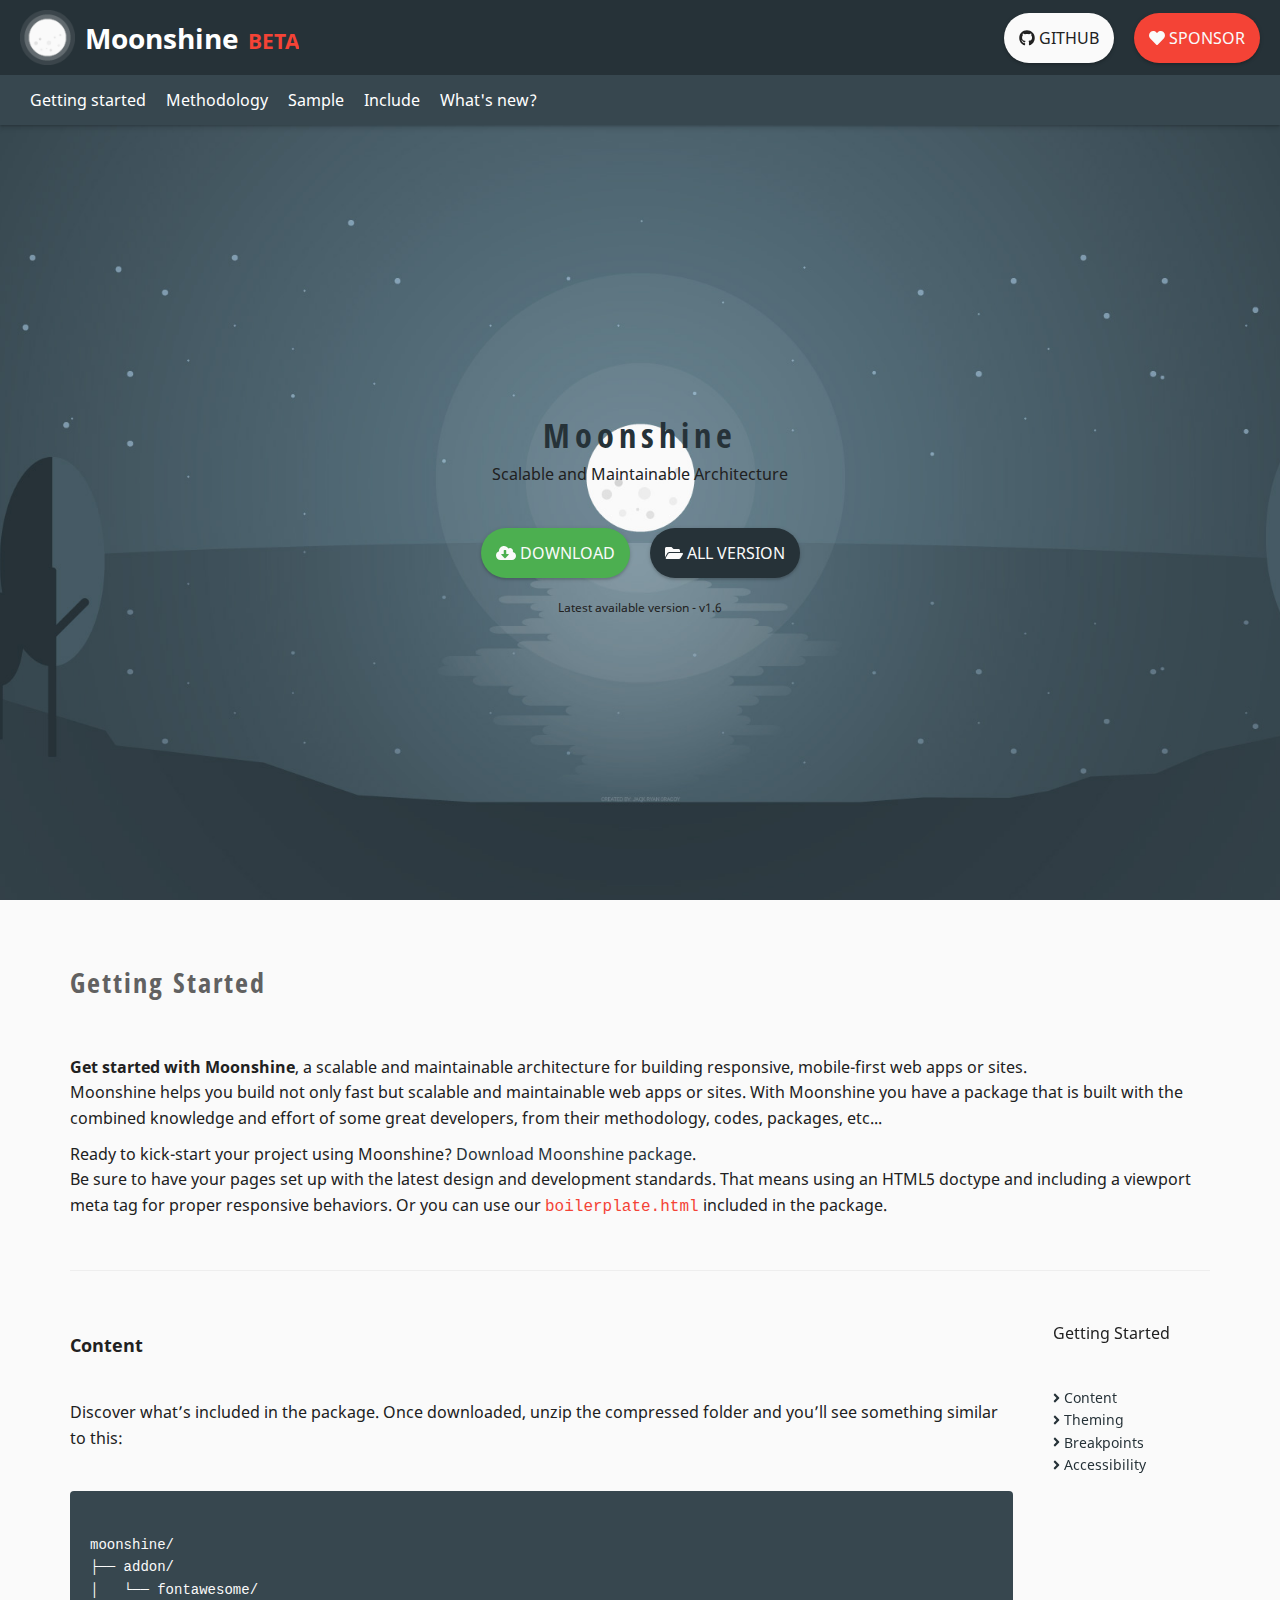
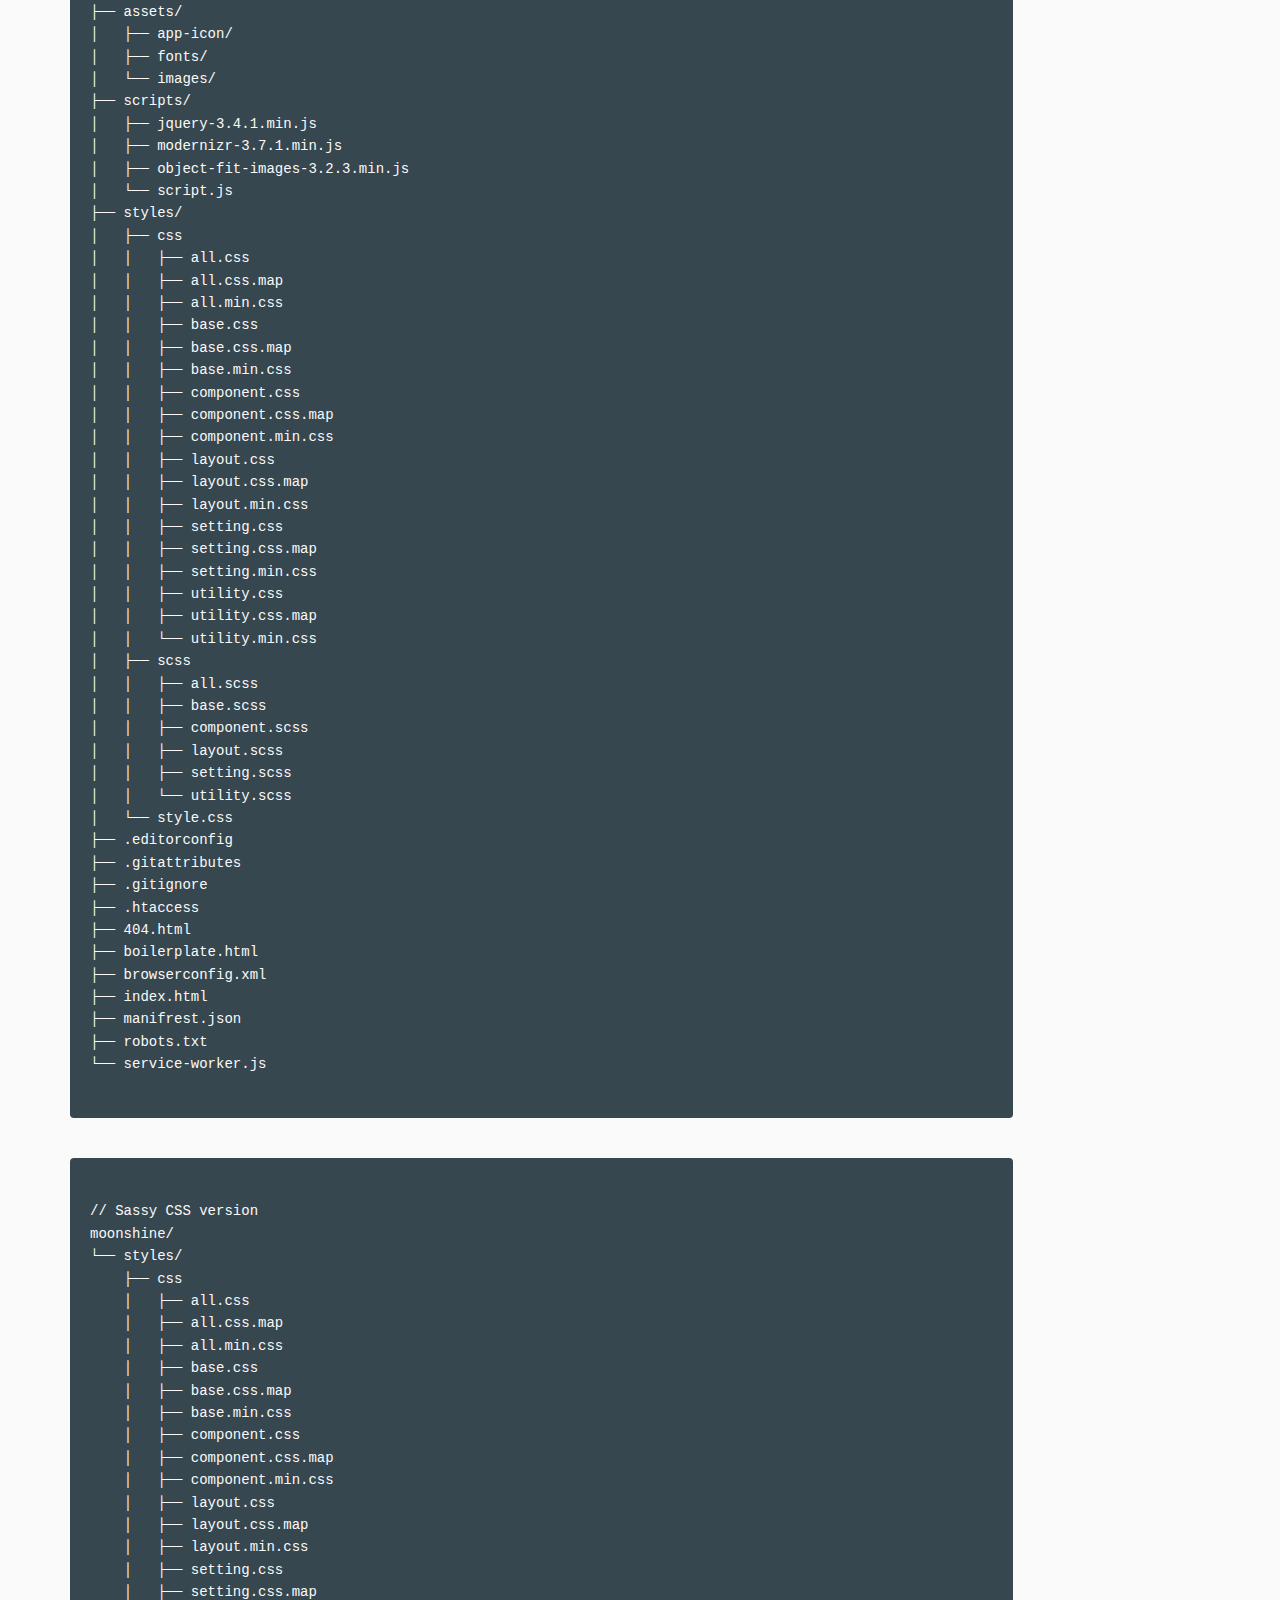
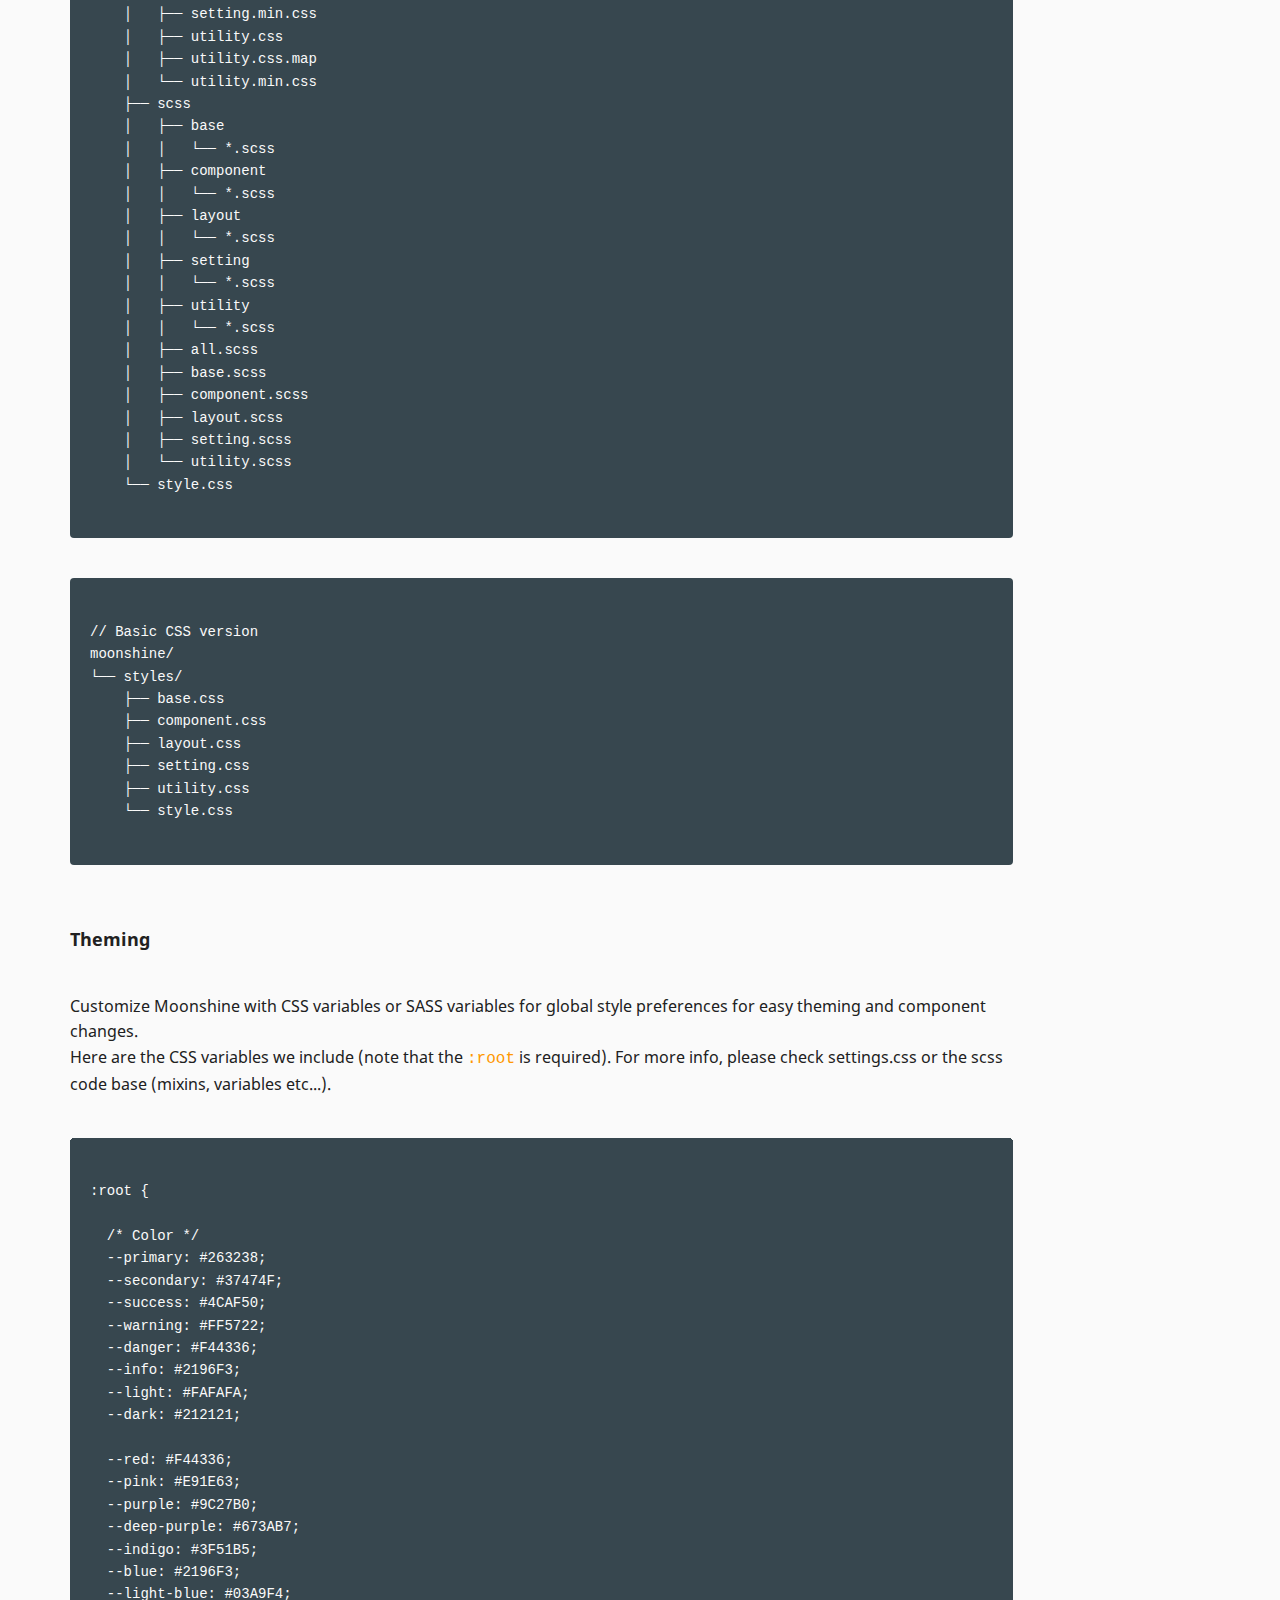
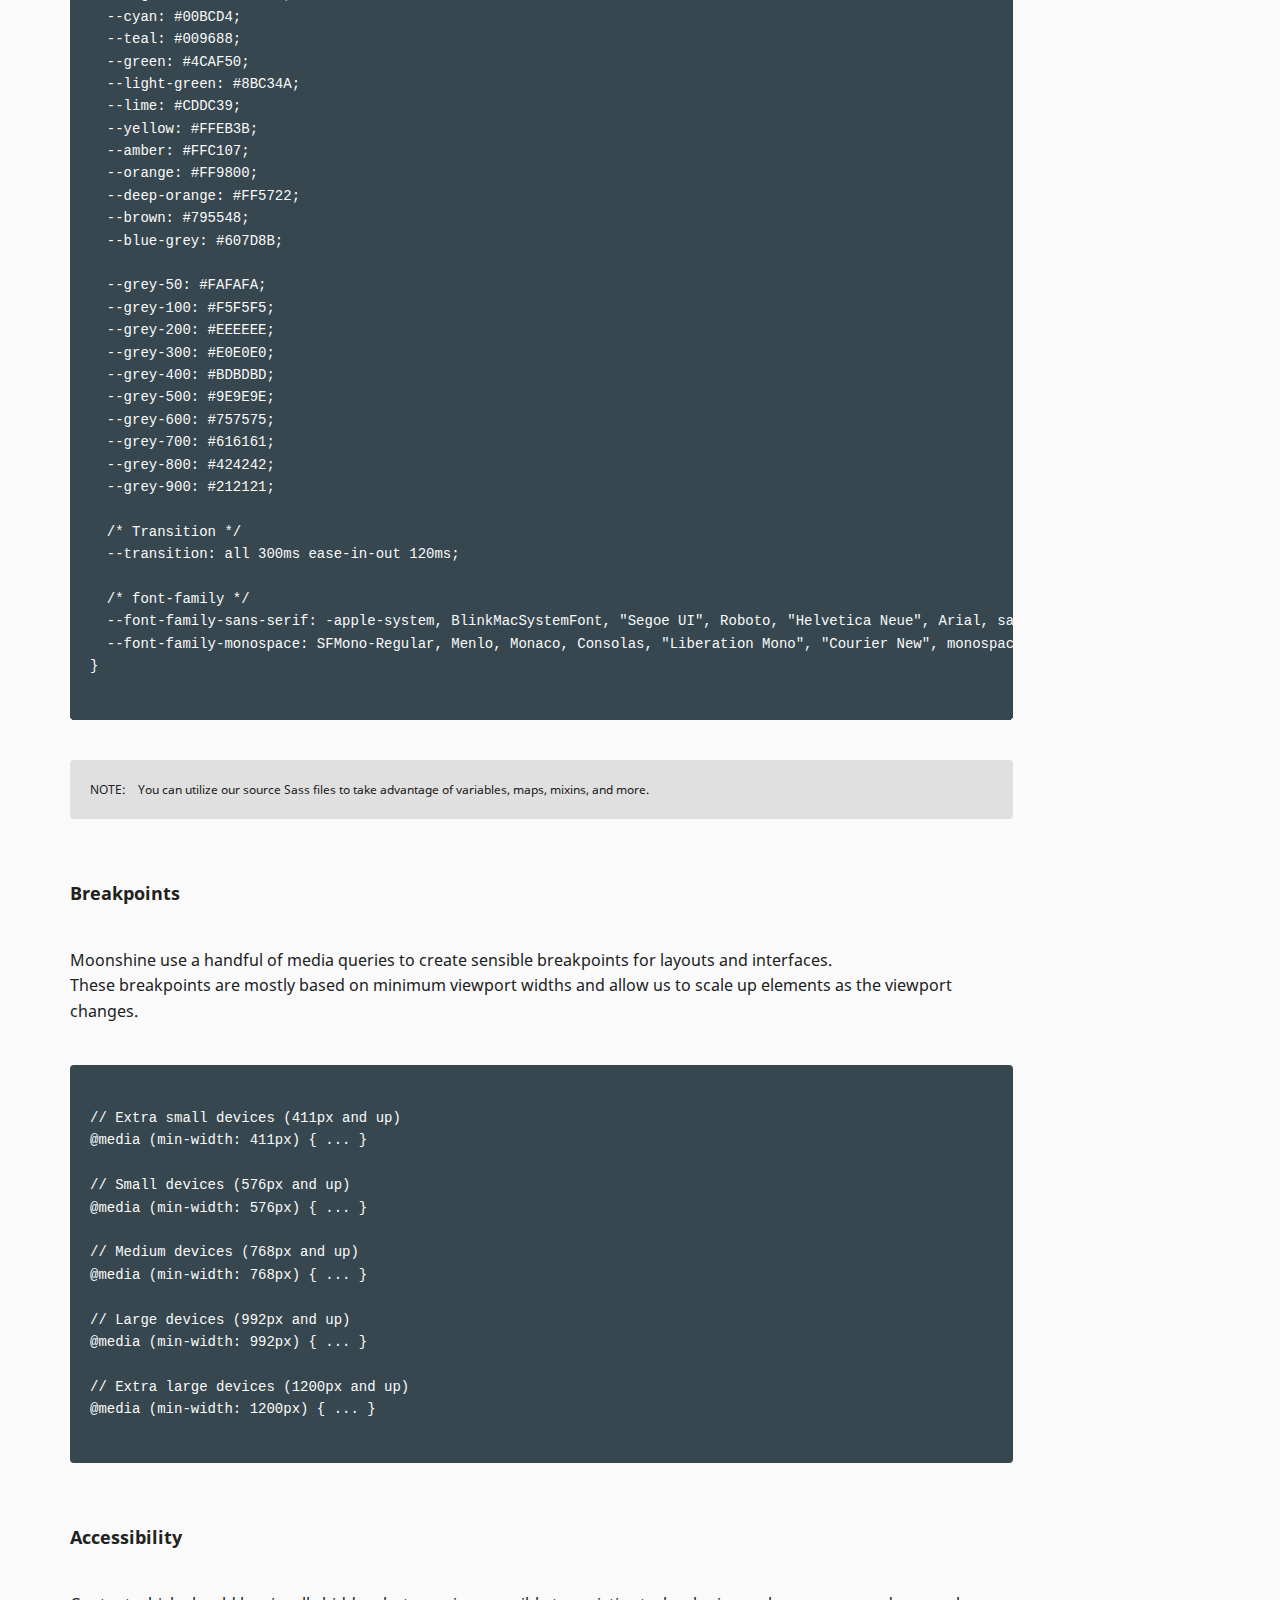
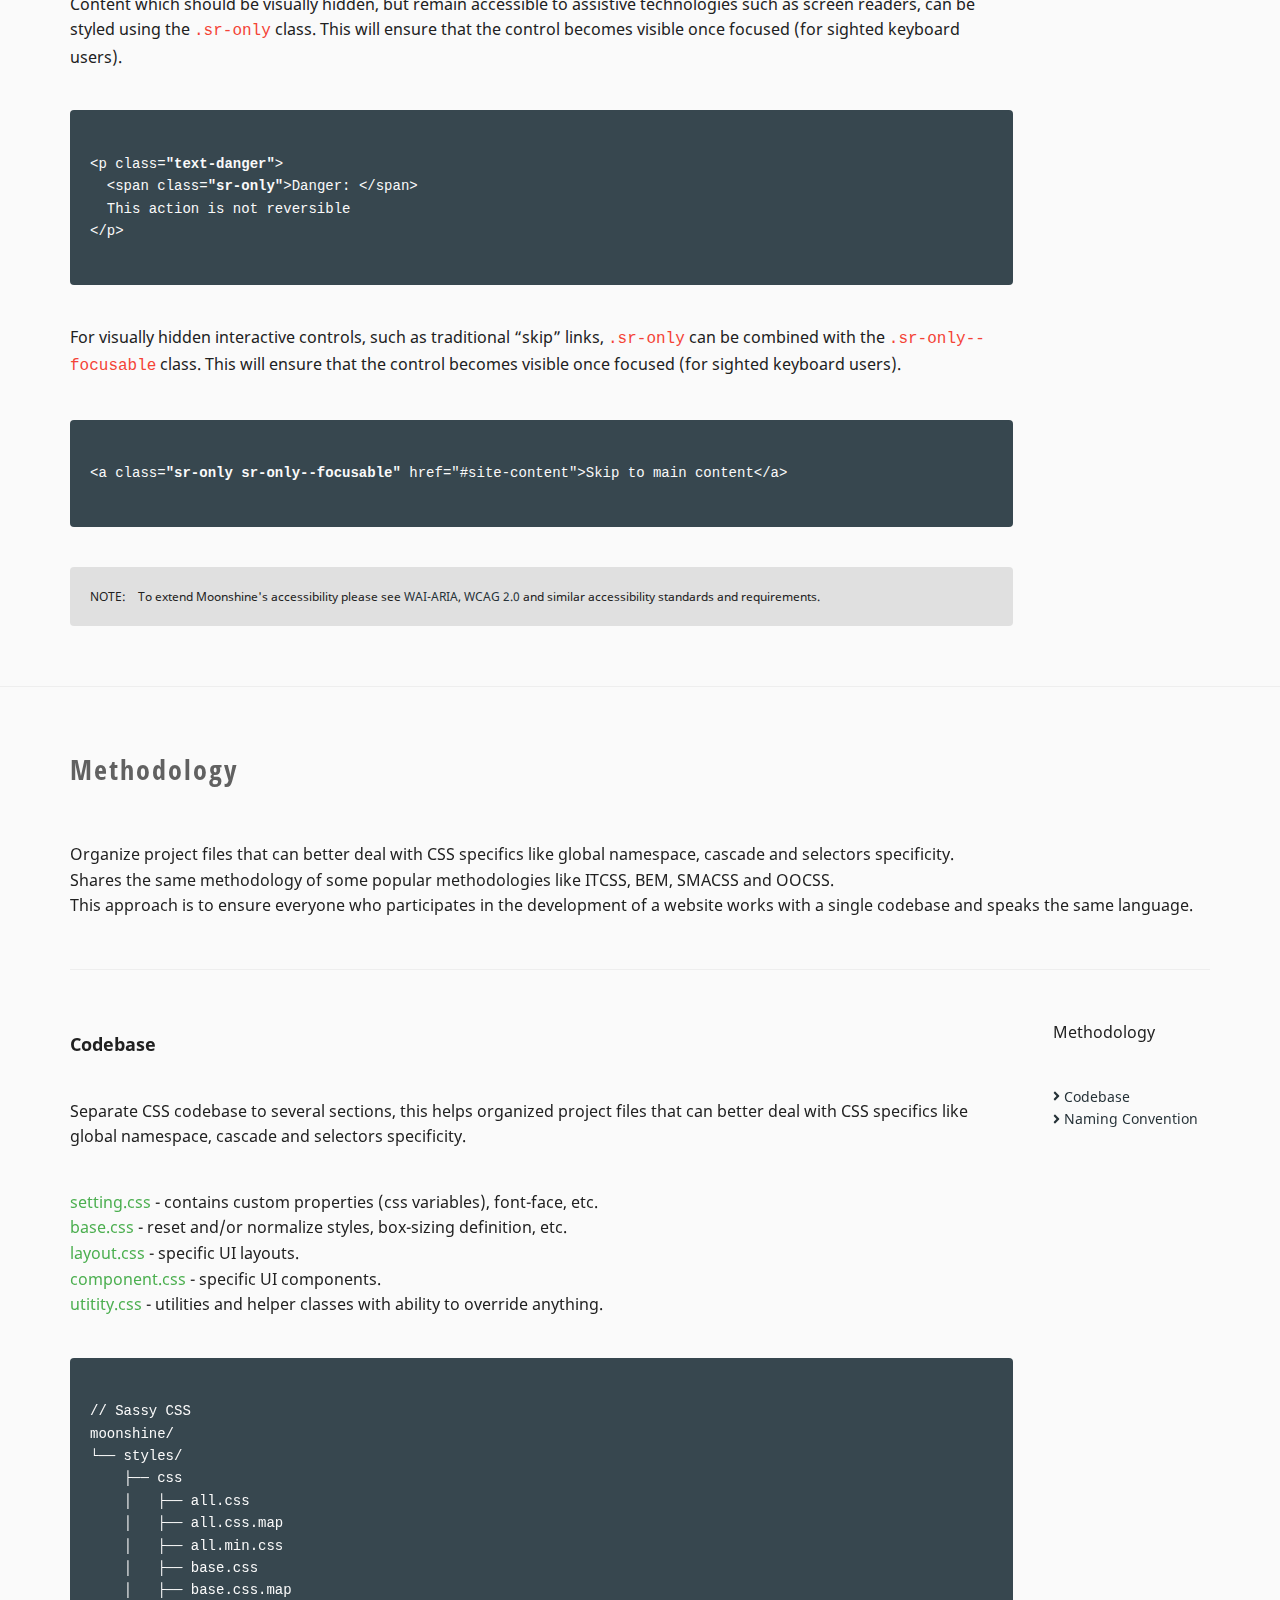
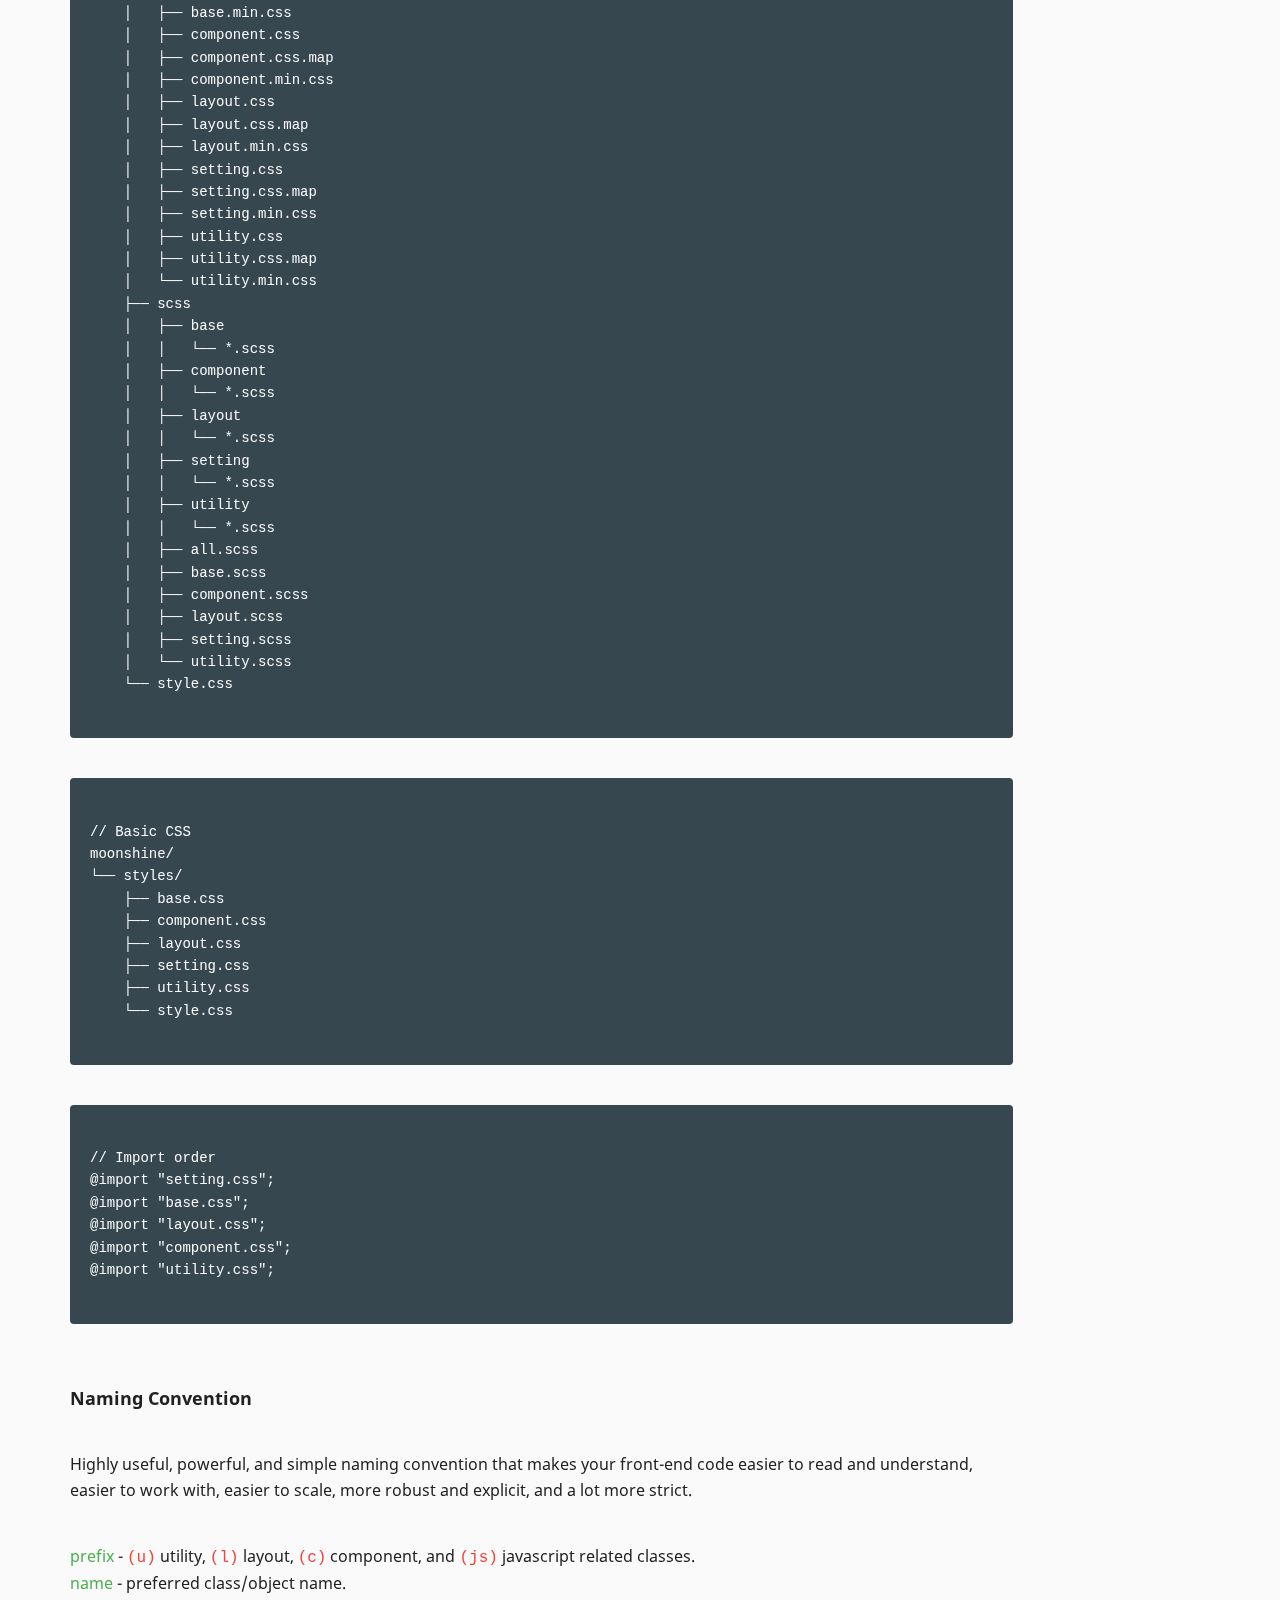
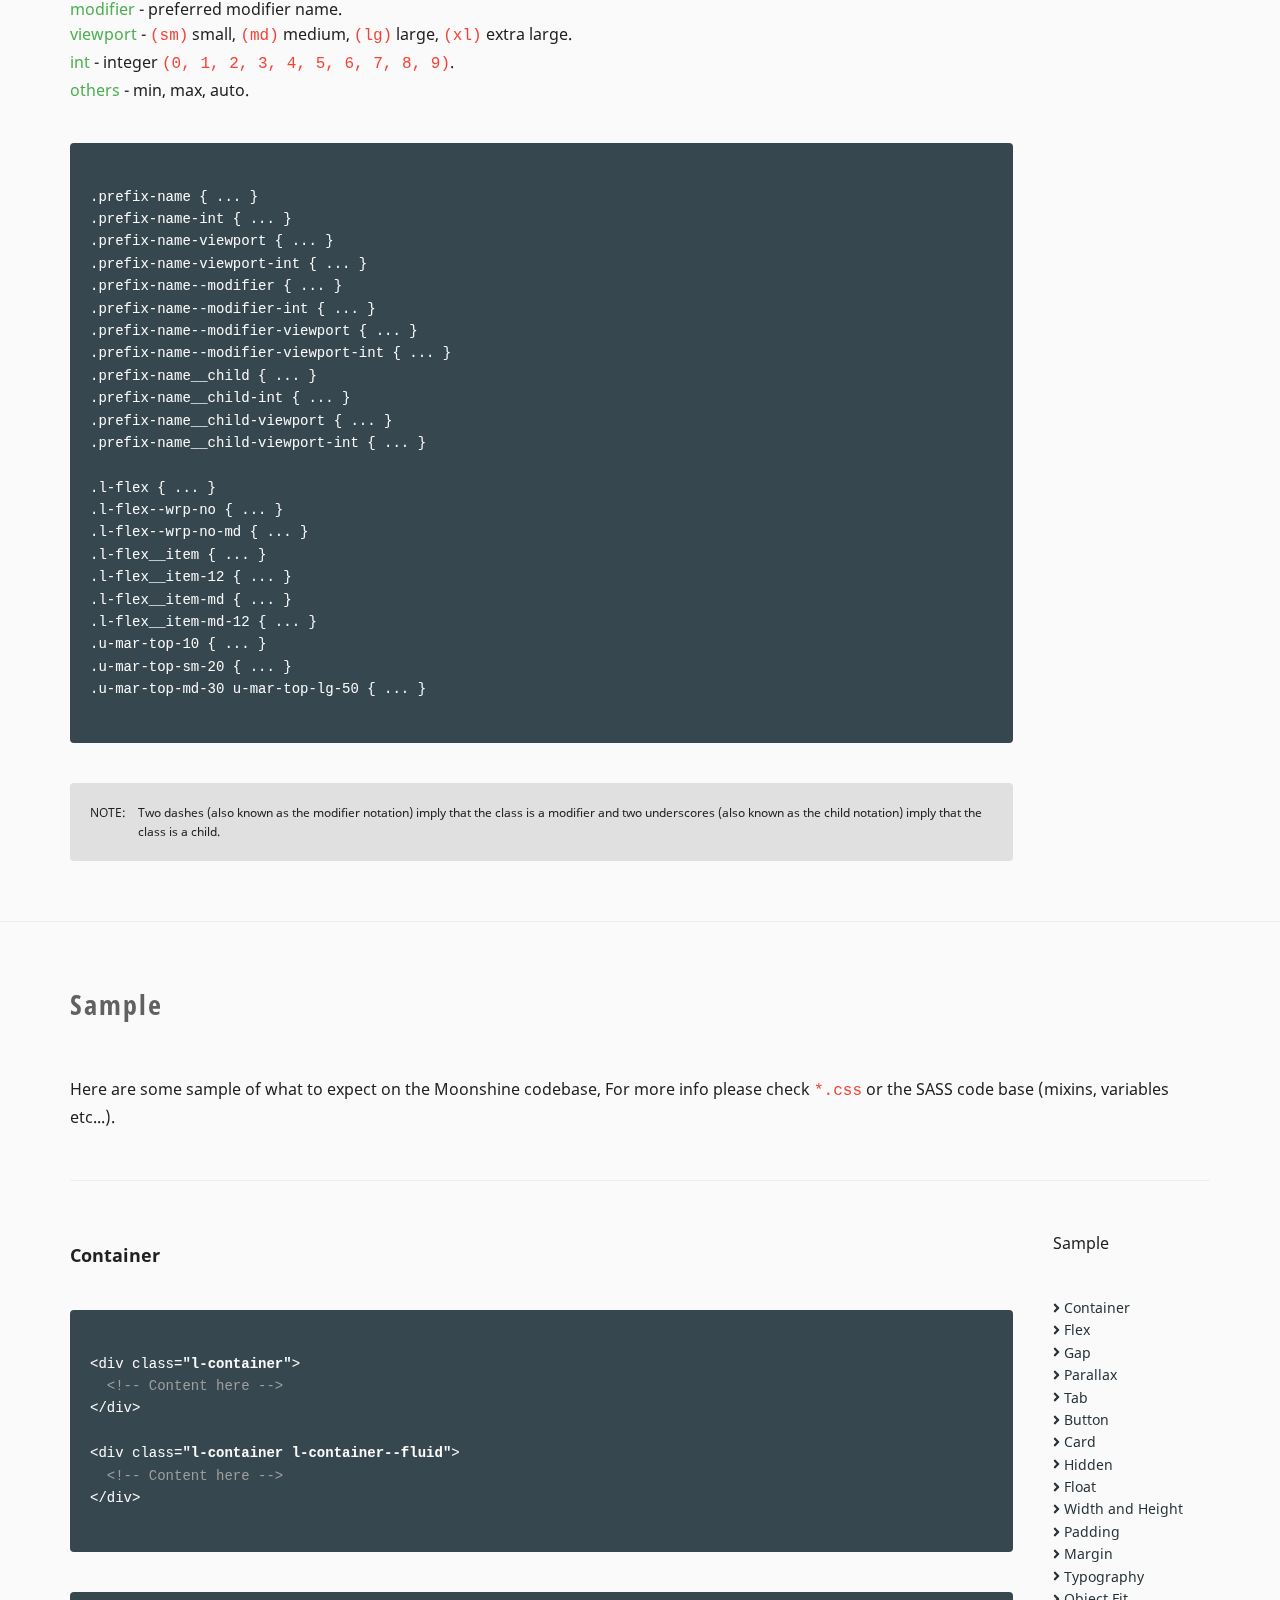
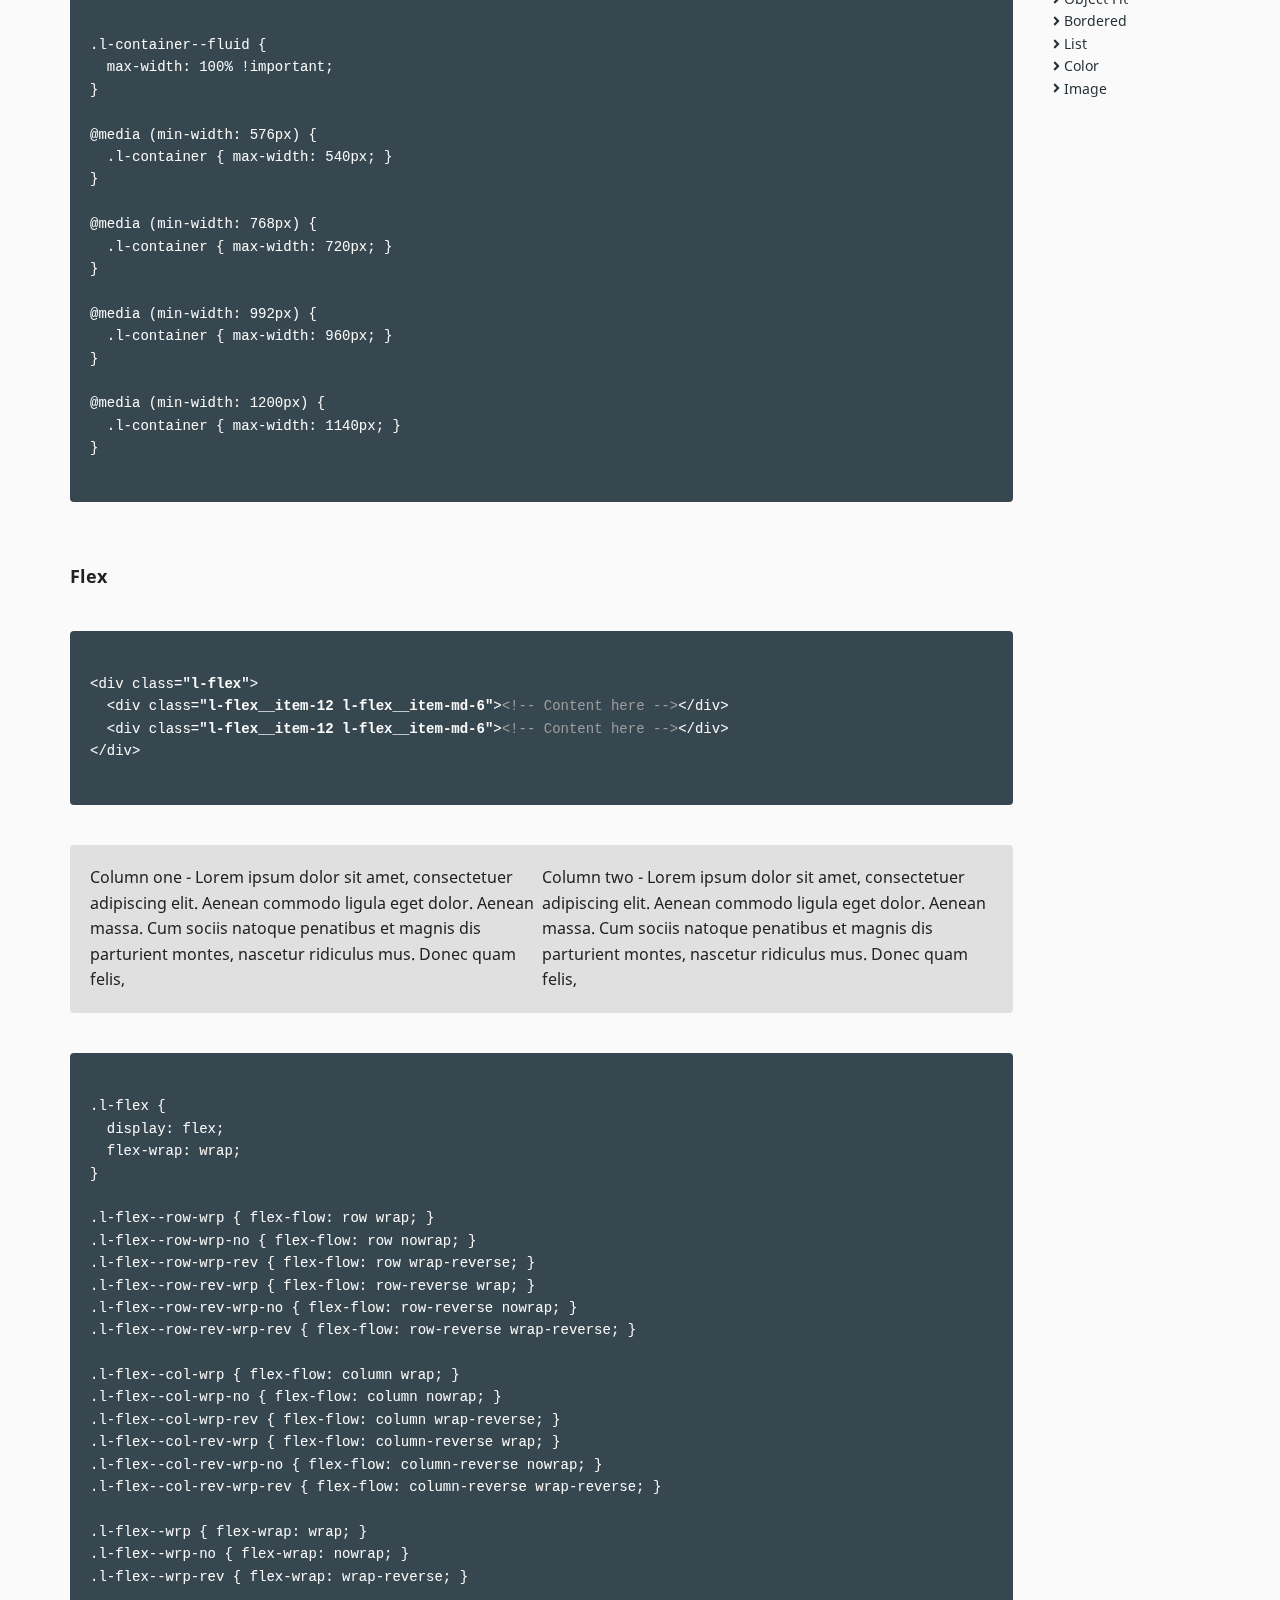
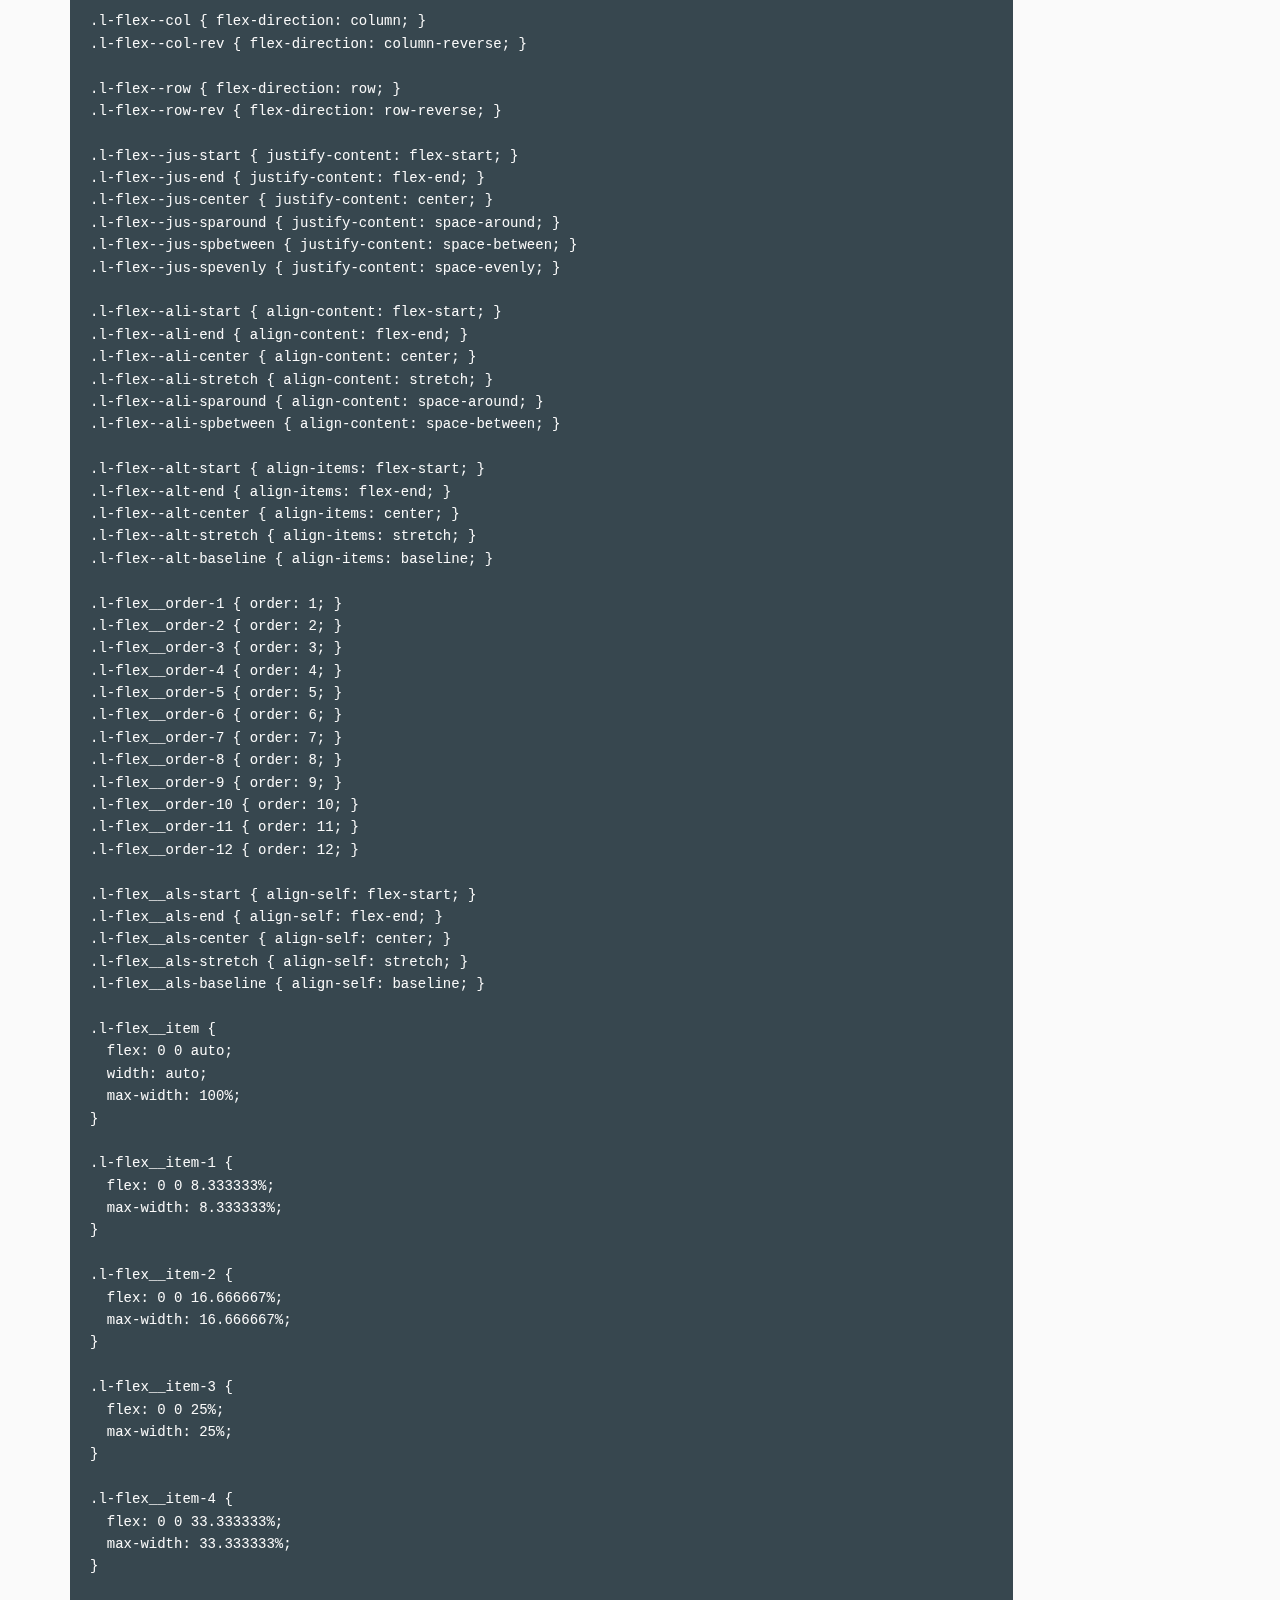
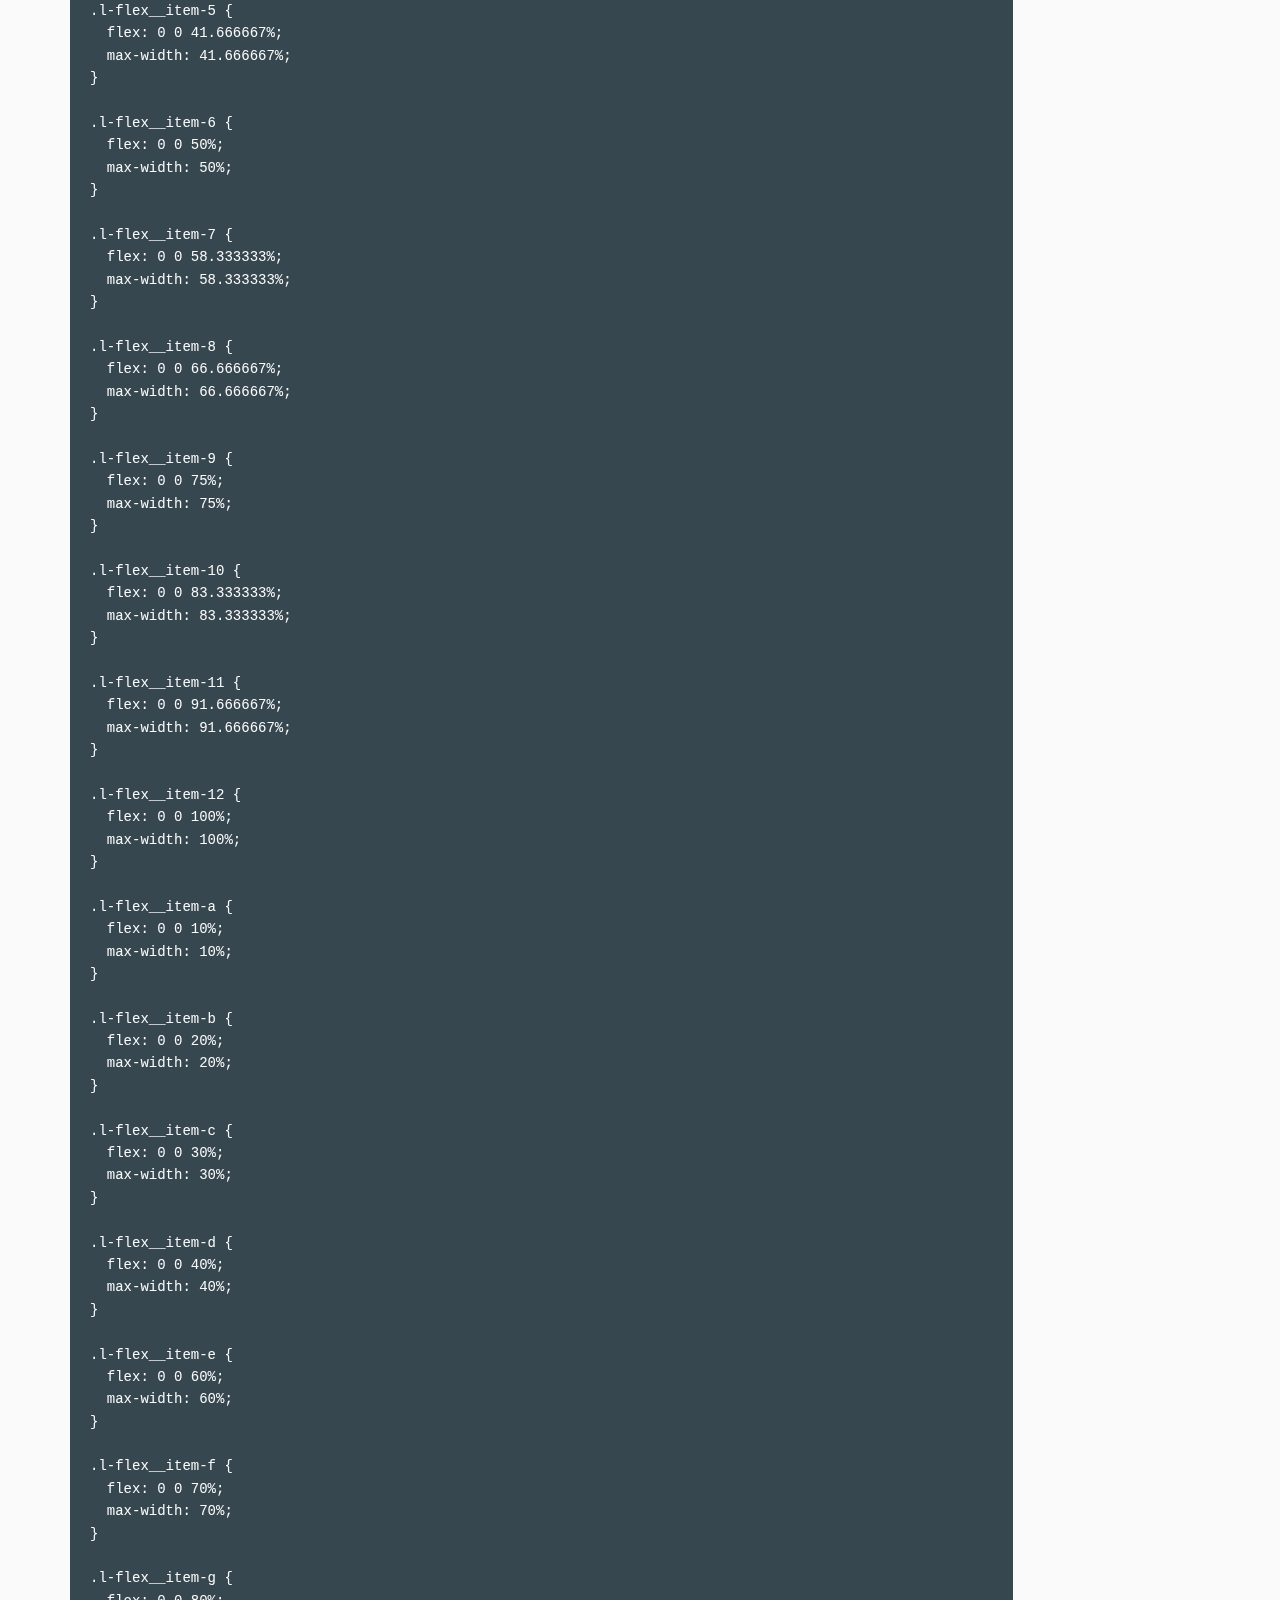
<file: index.html>
<!DOCTYPE html>
<html class="no-js" lang="EN">
  <head>
    <meta http-equiv="X-UA-Compatible" content="IE=edge">
    <meta charset="utf-8">

    <title>Moonshine - Scalable and Maintainable Architecture</title>

    <meta name="keywords" content="Moonshine, Front-end, boilerplate, Front-end boilerplate, Scalable, Maintainable">
    <meta name="description" content="Moonshine, a scalable and maintainable front-end web development boilerplate, created by Jack Ryan Oracoy">

    <meta property="og:site_name" content="Moonshine">
    <meta property="og:title" content="Moonshine - Scalable and Maintainable Architecture">
    <meta property="og:image" content="A string of Unicode characters forming a valid URL having the http or https scheme.">
    <meta property="og:type" content="website">
    <meta property="og:description" content="Moonshine, a scalable and maintainable front-end web development boilerplate, created by Jack Ryan Oracoy">

    <meta name="viewport" content="width=device-width, initial-scale=1">

    <meta name="mobile-web-app-capable" content="yes">
    <meta name="theme-color" content="#263238">

    <meta name="apple-mobile-web-app-capable" content="yes">
    <meta name="apple-mobile-web-app-status-bar-style" content="black">

    <meta name="msapplication-TileColor" content="#263238">
    <meta name="msapplication-TileImage" content="assets/app-icon/ms-icon-144x144.png">

    <link rel="apple-touch-icon" sizes="57x57" href="assets/app-icon/apple-icon-57x57.png">
    <link rel="apple-touch-icon" sizes="60x60" href="assets/app-icon/apple-icon-60x60.png">
    <link rel="apple-touch-icon" sizes="72x72" href="assets/app-icon/apple-icon-72x72.png">
    <link rel="apple-touch-icon" sizes="76x76" href="assets/app-icon/apple-icon-76x76.png">
    <link rel="apple-touch-icon" sizes="114x114" href="assets/app-icon/apple-icon-114x114.png">
    <link rel="apple-touch-icon" sizes="120x120" href="assets/app-icon/apple-icon-120x120.png">
    <link rel="apple-touch-icon" sizes="144x144" href="assets/app-icon/apple-icon-144x144.png">
    <link rel="apple-touch-icon" sizes="152x152" href="assets/app-icon/apple-icon-152x152.png">
    <link rel="apple-touch-icon" sizes="180x180" href="assets/app-icon/apple-icon-180x180.png">

    <link rel="icon" type="image/png" sizes="192x192" href="assets/app-icon/android-icon-192x192.png">
    <link rel="icon" type="image/png" sizes="32x32" href="assets/app-icon/favicon-32x32.png">
    <link rel="icon" type="image/png" sizes="96x96" href="assets/app-icon/favicon-96x96.png">
    <link rel="icon" type="image/png" sizes="16x16" href="assets/app-icon/favicon-16x16.png">
    <link rel="shortcut icon" href="assets/app-icon/favicon.ico">

    <link rel="manifest" href="manifest.json">

    <link rel="stylesheet" type="text/css" media="all" href="styles/style.css">
  </head>

  <body id="site-body">

    <!--[if IE]><p class="c-browser-notice">You are using an <strong>outdated</strong> browser. Please upgrade your browser to improve your experience and security.</p><![endif]-->

    <header class="l-site-header">

      <div class="l-site-header__content u-background-primary l-flex l-flex--jus-spbetween l-flex--alt-center">

        <div class="l-site-header__branding">
          <a class="c-site-branding" href="index.html">
          <img class="c-site-branding__logo" src="assets/images/moonshine.png" alt="Moonshine">
          <h1 class="c-site-branding__title">Moonshine&emsp13;<small class="u-color-danger">BETA</small></h1></a>
        </div><!-- End - branding -->

        <div class="l-site-header__action l-flex l-flex--col l-flex--row-md l-flex--jus-center l-gap-20">
          <div class="l-gap__item"><a class="c-button c-button--light" href="https://github.com/jackryanoracoy/moonshine"><i class="fab fa-github"></i><span class="u-hidden-lg-max">&nbsp;GitHub</span></a></div>
          <div class="l-gap__item"><a class="c-button c-button--danger" href="https://www.patreon.com/jackro"><i class="fas fa-heart"></i><span class="u-hidden-lg-max">&nbsp;Sponsor</span></a></div>
        </div><!-- End - cta -->

        <div class="l-site-header__menu u-hidden-lg-min">
          <a class="c-site-menu" href="javascript:void(0)"><span class="c-site-menu__box"><span class="c-site-menu__inner"></span></span></a>
        </div><!-- End - menu -->

      </div><!-- End - content -->

      <div class="l-site-header__content u-background-secondary">

        <nav class="l-site-header__navigation">
          <ul class="c-site-nav">
            <li class="c-site-nav__item"><a href="#start">Getting started</a></li>
            <li class="c-site-nav__item"><a href="#method">Methodology</a></li>
            <li class="c-site-nav__item"><a href="#sample">Sample</a></li>
            <li class="c-site-nav__item"><a href="#include">Include</a></li>
            <li class="c-site-nav__item"><a href="#new">What's new?</a></li>
          </ul><!-- End - site-nav -->
        </nav><!-- End - navigation -->

      </div><!-- End - content -->

    </header><!-- End - site-header -->


    <main class="l-site-main">

      <div class="l-site-atf l-parallax u-background-grey-200">

        <div class="l-container l-flex l-flex--alt-center u-height-100">
          <div class="l-flex__item-12">
            <section class="l-section l-section--padding-narrow">

              <h2 class="c-heading-above-the-fold u-text-center">Moonshine</h2>
              <p class="u-text-center u-mar-bottom-20 u-mar-bottom-lg-40">Scalable and Maintainable Architecture</p>
              <div class="l-flex l-flex--jus-center l-gap-20 u-mar-bottom-10">
                <div class="l-gap__item"><a class="c-button c-button--success" href="https://github.com/jackryanoracoy/moonshine/archive/1.6.zip"><i class="fas fa-cloud-download-alt"></i>&nbsp;Download</a></div>
                <div class="l-gap__item"><a class="c-button" href="https://github.com/jackryanoracoy/moonshine/releases"><i class="fas fa-folder-open"></i><span class="u-hidden-lg-max">&nbsp;All Version</span></a></div>
              </div>
              <p class="u-text-center u-font-small">Latest available version - v1.6</p>

            </section><!-- End - section -->
          </div><!-- End - flex content -->
        </div><!-- End - container -->

        <picture>
          <source media="(min-width: 992px)" srcset="assets/images/image-above-the-fold@2x.jpg 2x, assets/images/image-above-the-fold.jpg">
          <source media="(max-width: 991px)" srcset="assets/images/image-above-the-fold_m@2x.jpg 2x, assets/images/image-above-the-fold_m.jpg">
          <img class="l-parallax__image" data-speed="-1" src="assets/images/image-above-the-fold.jpg" alt="Parallax Image">
        </picture><!-- End - parallax image -->

      </div><!-- End - site-atf, parallax -->

      <article class="l-site-content">

        <!-- This heading is for screen reader -->
        <h6 class="sr-only">Moonshine - Scalable and Maintainable Architecture</h6>

        <div class="u-bordered u-bordered--bottom u-bordered--seq">
          <div class="l-container">
            <section id="start" class="l-section">

              <h2 class="c-heading-section u-mar-bottom-20 u-mar-bottom-lg-50">Getting Started</h2>

              <div class="u-bordered u-bordered--bottom u-pad-bottom-20 u-pad-bottom-md-50">
                <p class="u-mar-bottom-10"><strong>Get started with Moonshine</strong>, a scalable and maintainable architecture for building responsive, mobile-first web apps or sites.
                <br>Moonshine helps you build not only fast but scalable and maintainable web apps or sites. With Moonshine you have a package that is built with the combined knowledge and effort of some great developers, from their methodology, codes, packages, etc...</p>

                <p>Ready to kick-start your project using Moonshine? <a href="https://github.com/jackryanoracoy/moonshine/releases">Download Moonshine package</a>.
                <br>Be sure to have your pages set up with the latest design and development standards. That means using an HTML5 doctype and including a viewport meta tag for proper responsive behaviors. Or you can use our <code class="u-color-danger">boilerplate.html</code> included in the package.</p>
              </div>

              <div class="l-flex l-gap-20 l-gap-md-40">
                <div class="l-flex__item-12 l-flex__item-md-9 l-flex__item-lg-10 l-gap__item">
                  <article id="content" class="l-article">

                    <h3 class="c-heading-article u-mar-bottom-20 u-mar-bottom-lg-40">Content</h3>

                    <p class="u-mar-bottom-20 u-mar-bottom-lg-40">Discover what’s included in the package. Once downloaded, unzip the compressed folder and you’ll see something similar to this:</p>

                    <div class="c-highlight u-mar-bottom-20 u-mar-bottom-lg-40">
                      <pre><code>
                      moonshine/
                      ├── addon/
                      │   └── fontawesome/
                      ├── assets/
                      │   ├── app-icon/
                      │   ├── fonts/
                      │   └── images/
                      ├── scripts/
                      │   ├── jquery-3.4.1.min.js
                      │   ├── modernizr-3.7.1.min.js
                      │   ├── object-fit-images-3.2.3.min.js
                      │   └── script.js
                      ├── styles/
                      │   ├── css
                      │   │   ├── all.css
                      │   │   ├── all.css.map
                      │   │   ├── all.min.css
                      │   │   ├── base.css
                      │   │   ├── base.css.map
                      │   │   ├── base.min.css
                      │   │   ├── component.css
                      │   │   ├── component.css.map
                      │   │   ├── component.min.css
                      │   │   ├── layout.css
                      │   │   ├── layout.css.map
                      │   │   ├── layout.min.css
                      │   │   ├── setting.css
                      │   │   ├── setting.css.map
                      │   │   ├── setting.min.css
                      │   │   ├── utility.css
                      │   │   ├── utility.css.map
                      │   │   └── utility.min.css
                      │   ├── scss
                      │   │   ├── all.scss
                      │   │   ├── base.scss
                      │   │   ├── component.scss
                      │   │   ├── layout.scss
                      │   │   ├── setting.scss
                      │   │   └── utility.scss
                      │   └── style.css
                      ├── .editorconfig
                      ├── .gitattributes
                      ├── .gitignore
                      ├── .htaccess
                      ├── 404.html
                      ├── boilerplate.html
                      ├── browserconfig.xml
                      ├── index.html
                      ├── manifrest.json
                      ├── robots.txt
                      └── service-worker.js
                      <!-- Sample Codes -->
                      </code></pre>
                    </div>

                    <div class="c-highlight u-mar-bottom-20 u-mar-bottom-lg-40">
                      <pre><code>
                      // Sassy CSS version
                      moonshine/
                      └── styles/
                          ├── css
                          │   ├── all.css
                          │   ├── all.css.map
                          │   ├── all.min.css
                          │   ├── base.css
                          │   ├── base.css.map
                          │   ├── base.min.css
                          │   ├── component.css
                          │   ├── component.css.map
                          │   ├── component.min.css
                          │   ├── layout.css
                          │   ├── layout.css.map
                          │   ├── layout.min.css
                          │   ├── setting.css
                          │   ├── setting.css.map
                          │   ├── setting.min.css
                          │   ├── utility.css
                          │   ├── utility.css.map
                          │   └── utility.min.css
                          ├── scss
                          │   ├── base
                          │   │   └── *.scss
                          │   ├── component
                          │   │   └── *.scss
                          │   ├── layout
                          │   │   └── *.scss
                          │   ├── setting
                          │   │   └── *.scss
                          │   ├── utility
                          │   │   └── *.scss
                          │   ├── all.scss
                          │   ├── base.scss
                          │   ├── component.scss
                          │   ├── layout.scss
                          │   ├── setting.scss
                          │   └── utility.scss
                          └── style.css
                      <!-- Sample Codes -->
                      </code></pre>
                    </div>

                    <div class="c-highlight">
                      <pre><code>
                      // Basic CSS version
                      moonshine/
                      └── styles/
                          ├── base.css
                          ├── component.css
                          ├── layout.css
                          ├── setting.css
                          ├── utility.css
                          └── style.css
                      <!-- Sample Codes -->
                      </code></pre>
                    </div>

                  </article><!-- End - article -->

                  <article id="theming" class="l-article">

                    <h3 class="c-heading-article u-mar-bottom-20 u-mar-bottom-lg-40">Theming</h3>

                    <p class="u-mar-bottom-20 u-mar-bottom-lg-40">Customize Moonshine with CSS variables or SASS variables for global style preferences for easy theming and component changes.
                    <br>Here are the CSS variables we include (note that the <code class="u-color-warning">:root</code> is required). For more info, please check settings.css or the scss code base (mixins, variables etc...).</p>

                    <div class="c-highlight u-mar-bottom-20 u-mar-bottom-lg-40">
                      <pre><code>
                      :root {

                        /* Color */
                        --primary: #263238;
                        --secondary: #37474F;
                        --success: #4CAF50;
                        --warning: #FF5722;
                        --danger: #F44336;
                        --info: #2196F3;
                        --light: #FAFAFA;
                        --dark: #212121;

                        --red: #F44336;
                        --pink: #E91E63;
                        --purple: #9C27B0;
                        --deep-purple: #673AB7;
                        --indigo: #3F51B5;
                        --blue: #2196F3;
                        --light-blue: #03A9F4;
                        --cyan: #00BCD4;
                        --teal: #009688;
                        --green: #4CAF50;
                        --light-green: #8BC34A;
                        --lime: #CDDC39;
                        --yellow: #FFEB3B;
                        --amber: #FFC107;
                        --orange: #FF9800;
                        --deep-orange: #FF5722;
                        --brown: #795548;
                        --blue-grey: #607D8B;

                        --grey-50: #FAFAFA;
                        --grey-100: #F5F5F5;
                        --grey-200: #EEEEEE;
                        --grey-300: #E0E0E0;
                        --grey-400: #BDBDBD;
                        --grey-500: #9E9E9E;
                        --grey-600: #757575;
                        --grey-700: #616161;
                        --grey-800: #424242;
                        --grey-900: #212121;

                        /* Transition */
                        --transition: all 300ms ease-in-out 120ms;

                        /* font-family */
                        --font-family-sans-serif: -apple-system, BlinkMacSystemFont, "Segoe UI", Roboto, "Helvetica Neue", Arial, sans-serif, "Apple Color Emoji", "Segoe UI Emoji", "Segoe UI Symbol";
                        --font-family-monospace: SFMono-Regular, Menlo, Monaco, Consolas, "Liberation Mono", "Courier New", monospace;
                      }
                      <!-- Sample Codes -->
                      </code></pre>
                    </div>

                    <p class="l-flex l-flex--wrp-no u-font-small c-highlight c-highlight--grey">
                    <span>NOTE:&emsp;</span>
                    <span>You can utilize our source Sass files to take advantage of variables, maps, mixins, and more.</span></p>

                  </article><!-- End - article -->

                  <article id="breakpoints" class="l-article">

                    <h3 class="c-heading-article u-mar-bottom-20 u-mar-bottom-lg-40">Breakpoints</h3>

                    <p class="u-mar-bottom-20 u-mar-bottom-lg-40">Moonshine use a handful of media queries to create sensible breakpoints for layouts and interfaces.
                    <br>These breakpoints are mostly based on minimum viewport widths and allow us to scale up elements as the viewport changes.</p>

                    <div class="c-highlight">
                      <pre><code>
                      // Extra small devices (411px and up)
                      @media (min-width: 411px) { ... }

                      // Small devices (576px and up)
                      @media (min-width: 576px) { ... }

                      // Medium devices (768px and up)
                      @media (min-width: 768px) { ... }

                      // Large devices (992px and up)
                      @media (min-width: 992px) { ... }

                      // Extra large devices (1200px and up)
                      @media (min-width: 1200px) { ... }
                      <!-- Sample Codes -->
                      </code></pre>
                    </div>

                  </article><!-- End - article -->

                  <article id="accessibility" class="l-article">

                    <h3 class="c-heading-article u-mar-bottom-20 u-mar-bottom-lg-40">Accessibility</h3>

                    <p class="u-mar-bottom-20 u-mar-bottom-lg-40">Content which should be visually hidden,
                    but remain accessible to assistive technologies such as screen readers, can be styled using the <code class="u-color-danger">.sr-only</code> class.
                    This will ensure that the control becomes visible once focused (for sighted keyboard users).</p>

                    <div class="c-highlight u-mar-bottom-20 u-mar-bottom-lg-40">
                      <pre><code>
                      <span>&lt;p</span> <span>class=</span><span class="u-font-bold">"text-danger"</span><span>&gt;</span>
                        <span>&lt;span</span> <span>class=</span><span class="u-font-bold">"sr-only"</span><span>&gt;</span>Danger: <span>&lt;/span&gt;</span>
                        This action is not reversible
                      <span>&lt;/p&gt;</span>
                      <!-- Sample Codes -->
                      </code></pre>
                    </div>

                    <p class="u-mar-bottom-20 u-mar-bottom-lg-40">For visually hidden interactive controls, such as traditional “skip” links,
                    <code class="u-color-danger">.sr-only</code> can be combined with the <code class="u-color-danger">.sr-only--focusable</code> class.
                    This will ensure that the control becomes visible once focused (for sighted keyboard users).</p>

                    <div class="c-highlight u-mar-bottom-20 u-mar-bottom-lg-40">
                      <pre><code>
                      <span>&lt;a</span> <span>class=</span><span class="u-font-bold">"sr-only sr-only--focusable"</span> <span>href=</span><span>"#site-content"</span><span>&gt;</span>Skip to main content<span>&lt;/a&gt;</span>
                      <!-- Sample Codes -->
                      </code></pre>
                    </div>

                    <p class="l-flex l-flex--wrp-no u-font-small c-highlight c-highlight--grey">
                    <span>NOTE:&emsp;</span>
                    <span>To extend Moonshine's accessibility please see <a href="https://www.w3.org/WAI/standards-guidelines/aria/">WAI-ARIA</a>, <a href="https://www.w3.org/TR/WCAG20/">WCAG 2.0</a> and similar accessibility standards and requirements.</span></p>

                  </article><!-- End - article -->
                </div><!-- End - flex content -->

                <div class="l-flex__item-12 l-flex__item-md-3 l-flex__item-lg-2 l-gap__item">
                  <aside class="l-site-aside u-mar-top-md-30 u-mar-top-lg-50">
                    <h4 class="u-font-normal u-mar-bottom-20 u-mar-bottom-lg-40">Getting Started</h4>
                    <ul class="u-list u-font-medium u-color-grey-600">
                      <li><a href="#content"><i class="fas fa-angle-right"></i>&nbsp;Content</a></li>
                      <li><a href="#theming"><i class="fas fa-angle-right"></i>&nbsp;Theming</a></li>
                      <li><a href="#breakpoints"><i class="fas fa-angle-right"></i>&nbsp;Breakpoints</a></li>
                      <li><a href="#accessibility"><i class="fas fa-angle-right"></i>&nbsp;Accessibility</a></li>
                    </ul>
                  </aside><!-- End - site-aside -->
                </div><!-- End - flex content -->
              </div><!-- End - flex -->

            </section><!-- End - section -->
          </div><!-- End - container -->
        </div><!-- End - bordered -->

        <div class="u-bordered u-bordered--bottom u-bordered--seq">
          <div class="l-container">
            <section id="method" class="l-section">

              <h2 class="c-heading-section u-mar-bottom-20 u-mar-bottom-lg-50">Methodology</h2>

              <div class="u-bordered u-bordered--bottom u-pad-bottom-20 u-pad-bottom-md-50">
                <p>Organize project files that can better deal with CSS specifics like global namespace, cascade and selectors specificity.
                <br>Shares the same methodology of some popular methodologies like ITCSS, BEM, SMACSS and OOCSS.
                <br>This approach is to ensure everyone who participates in the development of a website works with a single codebase and speaks the same language.</p>
              </div>

              <div class="l-flex l-gap-20 l-gap-md-40">
                <div class="l-flex__item-12 l-flex__item-md-9 l-flex__item-lg-10 l-gap__item">

                  <article id="separated" class="l-article">

                    <h3 class="c-heading-article u-mar-bottom-20 u-mar-bottom-lg-40">Codebase</h3>

                    <p class="u-mar-bottom-20 u-mar-bottom-lg-40">Separate CSS codebase to several sections, this helps organized project files that can better deal with CSS specifics like global namespace, cascade and selectors specificity.</p>

                    <p class="u-mar-bottom-20 u-mar-bottom-lg-40"><span class="u-color-success">setting.css</span> - contains custom properties (css variables), font-face, etc.
                    <br><span class="u-color-success">base.css</span> - reset and/or normalize styles, box-sizing definition, etc.
                    <br><span class="u-color-success">layout.css</span> - specific UI layouts.
                    <br><span class="u-color-success">component.css</span> - specific UI components.
                    <br><span class="u-color-success">utitity.css</span> - utilities and helper classes with ability to override anything.</p>

                    <div class="c-highlight u-mar-bottom-20 u-mar-bottom-lg-40">
                      <pre><code>
                      // Sassy CSS
                      moonshine/
                      └── styles/
                          ├── css
                          │   ├── all.css
                          │   ├── all.css.map
                          │   ├── all.min.css
                          │   ├── base.css
                          │   ├── base.css.map
                          │   ├── base.min.css
                          │   ├── component.css
                          │   ├── component.css.map
                          │   ├── component.min.css
                          │   ├── layout.css
                          │   ├── layout.css.map
                          │   ├── layout.min.css
                          │   ├── setting.css
                          │   ├── setting.css.map
                          │   ├── setting.min.css
                          │   ├── utility.css
                          │   ├── utility.css.map
                          │   └── utility.min.css
                          ├── scss
                          │   ├── base
                          │   │   └── *.scss
                          │   ├── component
                          │   │   └── *.scss
                          │   ├── layout
                          │   │   └── *.scss
                          │   ├── setting
                          │   │   └── *.scss
                          │   ├── utility
                          │   │   └── *.scss
                          │   ├── all.scss
                          │   ├── base.scss
                          │   ├── component.scss
                          │   ├── layout.scss
                          │   ├── setting.scss
                          │   └── utility.scss
                          └── style.css
                      <!-- Sample Codes -->
                      </code></pre>
                    </div>

                    <div class="c-highlight u-mar-bottom-20 u-mar-bottom-lg-40">
                      <pre><code>
                      // Basic CSS
                      moonshine/
                      └── styles/
                          ├── base.css
                          ├── component.css
                          ├── layout.css
                          ├── setting.css
                          ├── utility.css
                          └── style.css
                      <!-- Sample Codes -->
                      </code></pre>
                    </div>

                    <div class="c-highlight">
                      <pre><code>
                      // Import order
                      @import "setting.css";
                      @import "base.css";
                      @import "layout.css";
                      @import "component.css";
                      @import "utility.css";
                      <!-- Sample Codes -->
                      </code></pre>
                    </div>

                  </article>

                  <article id="naming" class="l-article">

                    <h3 class="c-heading-article u-mar-bottom-20 u-mar-bottom-lg-40">Naming Convention</h3>

                    <p class="u-mar-bottom-20 u-mar-bottom-lg-40">Highly useful, powerful, and simple naming convention that makes your front-end code easier to read and understand, easier to work with, easier to scale, more robust and explicit, and a lot more strict.</p>

                    <p class="u-mar-bottom-20 u-mar-bottom-lg-40"><span class="u-color-success">prefix</span> - <code class="u-color-danger">(u)</code> utility, <code class="u-color-danger">(l)</code> layout, <code class="u-color-danger">(c)</code> component, and <code class="u-color-danger">(js)</code> javascript related classes.
                    <br><span class="u-color-success">name</span> - preferred class/object name.
                    <br><span class="u-color-success">modifier</span> - preferred modifier name.
                    <br><span class="u-color-success">viewport</span> - <code class="u-color-danger">(sm)</code> small, <code class="u-color-danger">(md)</code> medium, <code class="u-color-danger">(lg)</code> large, <code class="u-color-danger">(xl)</code> extra large.
                    <br><span class="u-color-success">int</span> - integer <code class="u-color-danger">(0, 1, 2, 3, 4, 5, 6, 7, 8, 9)</code>.
                    <br><span class="u-color-success">others</span> - min, max, auto.</p>

                    <div class="c-highlight u-mar-bottom-20 u-mar-bottom-lg-40">
                      <pre><code>
                      .prefix-name { ... }
                      .prefix-name-int { ... }
                      .prefix-name-viewport { ... }
                      .prefix-name-viewport-int { ... }
                      .prefix-name--modifier { ... }
                      .prefix-name--modifier-int { ... }
                      .prefix-name--modifier-viewport { ... }
                      .prefix-name--modifier-viewport-int { ... }
                      .prefix-name__child { ... }
                      .prefix-name__child-int { ... }
                      .prefix-name__child-viewport { ... }
                      .prefix-name__child-viewport-int { ... }

                      .l-flex { ... }
                      .l-flex--wrp-no { ... }
                      .l-flex--wrp-no-md { ... }
                      .l-flex__item { ... }
                      .l-flex__item-12 { ... }
                      .l-flex__item-md { ... }
                      .l-flex__item-md-12 { ... }
                      .u-mar-top-10 { ... }
                      .u-mar-top-sm-20 { ... }
                      .u-mar-top-md-30 u-mar-top-lg-50 { ... }
                      <!-- Sample Codes -->
                      </code></pre>
                    </div>

                    <p class="l-flex l-flex--wrp-no u-font-small c-highlight c-highlight--grey">
                    <span>NOTE:&emsp;</span>
                    <span>Two dashes (also known as the modifier notation) imply that the class is a modifier and
                    two underscores (also known as the child notation) imply that the class is a child.</span></p>

                  </article><!-- End - article -->
                </div><!-- End - flex content -->

                <div class="l-flex__item-12 l-flex__item-md-3 l-flex__item-lg-2 l-gap__item">
                  <aside class="l-site-aside u-mar-top-md-30 u-mar-top-lg-50">
                    <h4 class="u-font-normal u-mar-bottom-20 u-mar-bottom-lg-40">Methodology</h4>
                    <ul class="u-list u-font-medium u-color-grey-600">
                      <li><a href="#separated"><i class="fas fa-angle-right"></i>&nbsp;Codebase</a></li>
                      <li><a href="#naming"><i class="fas fa-angle-right"></i>&nbsp;Naming Convention</a></li>
                    </ul>
                  </aside><!-- End - site-aside -->
                </div><!-- End - flex content -->
              </div><!-- End - flex -->

            </section><!-- End - section -->
          </div><!-- End - container -->
        </div><!-- End - bordered -->

        <div class="u-bordered u-bordered--bottom u-bordered--seq">
          <div class="l-container">
            <section id="sample" class="l-section">

              <h2 class="c-heading-section u-mar-bottom-20 u-mar-bottom-lg-50">Sample</h2>

              <div class="u-bordered u-bordered--bottom u-pad-bottom-20 u-pad-bottom-md-50">
                <p>Here are some sample of what to expect on the Moonshine codebase, For more info please check <code class="u-color-danger">*.css</code> or the SASS code base (mixins, variables etc...).</p>
              </div>

              <div class="l-flex l-gap-20 l-gap-md-40">
                <div class="l-flex__item-12 l-flex__item-md-9 l-flex__item-lg-10 l-gap__item">

                  <article id="container" class="l-article">

                    <h3 class="c-heading-article u-mar-bottom-20 u-mar-bottom-lg-40">Container</h3>

                    <div class="c-highlight u-mar-bottom-20 u-mar-bottom-lg-40">
                      <pre><code>
                      <span>&lt;div</span> <span>class=</span><span class="u-font-bold">"l-container"</span><span>&gt;</span>
                        <span class="u-color-grey-500">&lt;!-- Content here --&gt;</span>
                      <span>&lt;/div&gt;</span>

                      <span>&lt;div</span> <span>class=</span><span class="u-font-bold">"l-container l-container--fluid"</span><span>&gt;</span>
                        <span class="u-color-grey-500">&lt;!-- Content here --&gt;</span>
                      <span>&lt;/div&gt;</span>
                      <!-- Sample Codes -->
                      </code></pre>
                    </div>

                    <div class="c-highlight">
                      <pre><code>
                      .l-container--fluid {
                        max-width: 100% !important;
                      }

                      @media (min-width: 576px) {
                        .l-container { max-width: 540px; }
                      }

                      @media (min-width: 768px) {
                        .l-container { max-width: 720px; }
                      }

                      @media (min-width: 992px) {
                        .l-container { max-width: 960px; }
                      }

                      @media (min-width: 1200px) {
                        .l-container { max-width: 1140px; }
                      }
                      <!-- Sample Codes -->
                      </code></pre>
                    </div>

                  </article><!-- End - article -->

                  <article id="flex" class="l-article">

                    <h3 class="c-heading-article u-mar-bottom-20 u-mar-bottom-lg-40">Flex</h3>

                    <div class="c-highlight u-mar-bottom-20 u-mar-bottom-lg-40">
                      <pre><code>
                      <span>&lt;div</span> <span>class=</span><span class="u-font-bold">"l-flex"</span><span>&gt;</span>
                        <span>&lt;div</span> <span>class=</span><span class="u-font-bold">"l-flex__item-12 l-flex__item-md-6"</span><span>&gt;</span><span class="u-color-grey-500">&lt;!-- Content here --&gt;</span><span>&lt;/div&gt;</span>
                        <span>&lt;div</span> <span>class=</span><span class="u-font-bold">"l-flex__item-12 l-flex__item-md-6"</span><span>&gt;</span><span class="u-color-grey-500">&lt;!-- Content here --&gt;</span><span>&lt;/div&gt;</span>
                      <span>&lt;/div&gt;</span>
                      <!-- Sample Codes -->
                      </code></pre>
                    </div>

                    <div class="c-highlight c-highlight--grey u-mar-bottom-20 u-mar-bottom-lg-40">
                      <div class="l-flex">
                        <div class="l-flex__item-12 l-flex__item-md-6">
                          Column one - Lorem ipsum dolor sit amet, consectetuer adipiscing elit.
                          Aenean commodo ligula eget dolor.
                          Aenean massa.
                          Cum sociis natoque penatibus et magnis dis parturient montes,
                          nascetur ridiculus mus.
                          Donec quam felis,
                        </div>
                        <div class="l-flex__item-12 l-flex__item-md-6">
                          Column two - Lorem ipsum dolor sit amet, consectetuer adipiscing elit.
                          Aenean commodo ligula eget dolor.
                          Aenean massa.
                          Cum sociis natoque penatibus et magnis dis parturient montes,
                          nascetur ridiculus mus.
                          Donec quam felis,
                        </div>
                      </div>
                    </div><!-- End - Preview -->

                    <div class="c-highlight">
                      <pre><code>
                      .l-flex {
                        display: flex;
                        flex-wrap: wrap;
                      }

                      .l-flex--row-wrp { flex-flow: row wrap; }
                      .l-flex--row-wrp-no { flex-flow: row nowrap; }
                      .l-flex--row-wrp-rev { flex-flow: row wrap-reverse; }
                      .l-flex--row-rev-wrp { flex-flow: row-reverse wrap; }
                      .l-flex--row-rev-wrp-no { flex-flow: row-reverse nowrap; }
                      .l-flex--row-rev-wrp-rev { flex-flow: row-reverse wrap-reverse; }

                      .l-flex--col-wrp { flex-flow: column wrap; }
                      .l-flex--col-wrp-no { flex-flow: column nowrap; }
                      .l-flex--col-wrp-rev { flex-flow: column wrap-reverse; }
                      .l-flex--col-rev-wrp { flex-flow: column-reverse wrap; }
                      .l-flex--col-rev-wrp-no { flex-flow: column-reverse nowrap; }
                      .l-flex--col-rev-wrp-rev { flex-flow: column-reverse wrap-reverse; }

                      .l-flex--wrp { flex-wrap: wrap; }
                      .l-flex--wrp-no { flex-wrap: nowrap; }
                      .l-flex--wrp-rev { flex-wrap: wrap-reverse; }

                      .l-flex--col { flex-direction: column; }
                      .l-flex--col-rev { flex-direction: column-reverse; }

                      .l-flex--row { flex-direction: row; }
                      .l-flex--row-rev { flex-direction: row-reverse; }

                      .l-flex--jus-start { justify-content: flex-start; }
                      .l-flex--jus-end { justify-content: flex-end; }
                      .l-flex--jus-center { justify-content: center; }
                      .l-flex--jus-sparound { justify-content: space-around; }
                      .l-flex--jus-spbetween { justify-content: space-between; }
                      .l-flex--jus-spevenly { justify-content: space-evenly; }

                      .l-flex--ali-start { align-content: flex-start; }
                      .l-flex--ali-end { align-content: flex-end; }
                      .l-flex--ali-center { align-content: center; }
                      .l-flex--ali-stretch { align-content: stretch; }
                      .l-flex--ali-sparound { align-content: space-around; }
                      .l-flex--ali-spbetween { align-content: space-between; }

                      .l-flex--alt-start { align-items: flex-start; }
                      .l-flex--alt-end { align-items: flex-end; }
                      .l-flex--alt-center { align-items: center; }
                      .l-flex--alt-stretch { align-items: stretch; }
                      .l-flex--alt-baseline { align-items: baseline; }

                      .l-flex__order-1 { order: 1; }
                      .l-flex__order-2 { order: 2; }
                      .l-flex__order-3 { order: 3; }
                      .l-flex__order-4 { order: 4; }
                      .l-flex__order-5 { order: 5; }
                      .l-flex__order-6 { order: 6; }
                      .l-flex__order-7 { order: 7; }
                      .l-flex__order-8 { order: 8; }
                      .l-flex__order-9 { order: 9; }
                      .l-flex__order-10 { order: 10; }
                      .l-flex__order-11 { order: 11; }
                      .l-flex__order-12 { order: 12; }

                      .l-flex__als-start { align-self: flex-start; }
                      .l-flex__als-end { align-self: flex-end; }
                      .l-flex__als-center { align-self: center; }
                      .l-flex__als-stretch { align-self: stretch; }
                      .l-flex__als-baseline { align-self: baseline; }

                      .l-flex__item {
                        flex: 0 0 auto;
                        width: auto;
                        max-width: 100%;
                      }

                      .l-flex__item-1 {
                        flex: 0 0 8.333333%;
                        max-width: 8.333333%;
                      }

                      .l-flex__item-2 {
                        flex: 0 0 16.666667%;
                        max-width: 16.666667%;
                      }

                      .l-flex__item-3 {
                        flex: 0 0 25%;
                        max-width: 25%;
                      }

                      .l-flex__item-4 {
                        flex: 0 0 33.333333%;
                        max-width: 33.333333%;
                      }

                      .l-flex__item-5 {
                        flex: 0 0 41.666667%;
                        max-width: 41.666667%;
                      }

                      .l-flex__item-6 {
                        flex: 0 0 50%;
                        max-width: 50%;
                      }

                      .l-flex__item-7 {
                        flex: 0 0 58.333333%;
                        max-width: 58.333333%;
                      }

                      .l-flex__item-8 {
                        flex: 0 0 66.666667%;
                        max-width: 66.666667%;
                      }

                      .l-flex__item-9 {
                        flex: 0 0 75%;
                        max-width: 75%;
                      }

                      .l-flex__item-10 {
                        flex: 0 0 83.333333%;
                        max-width: 83.333333%;
                      }

                      .l-flex__item-11 {
                        flex: 0 0 91.666667%;
                        max-width: 91.666667%;
                      }

                      .l-flex__item-12 {
                        flex: 0 0 100%;
                        max-width: 100%;
                      }

                      .l-flex__item-a {
                        flex: 0 0 10%;
                        max-width: 10%;
                      }

                      .l-flex__item-b {
                        flex: 0 0 20%;
                        max-width: 20%;
                      }

                      .l-flex__item-c {
                        flex: 0 0 30%;
                        max-width: 30%;
                      }

                      .l-flex__item-d {
                        flex: 0 0 40%;
                        max-width: 40%;
                      }

                      .l-flex__item-e {
                        flex: 0 0 60%;
                        max-width: 60%;
                      }

                      .l-flex__item-f {
                        flex: 0 0 70%;
                        max-width: 70%;
                      }

                      .l-flex__item-g {
                        flex: 0 0 80%;
                        max-width: 80%;
                      }

                      .l-flex__item-h {
                        flex: 0 0 90%;
                        max-width: 90%;
                      }
                      <!-- Sample Codes -->
                      </code></pre>
                    </div>

                  </article><!-- End - article -->

                  <article id="cluster-gap" class="l-article">

                    <h3 class="c-heading-article u-mar-bottom-20 u-mar-bottom-lg-40">Cluster Gap</h3>

                    <div class="c-highlight u-mar-bottom-20 u-mar-bottom-lg-40">
                      <pre><code>
                      // You can omit adding class name "l-gap__item" on "l-gap" child item (only if the child item is a "div").
                      <span>&lt;div</span> <span>class=</span><span class="u-font-bold">"l-flex l-gap-20"</span><span>&gt;</span>
                        <span>&lt;div</span> <span>class=</span><span class="u-font-bold">"l-gap__item"</span><span>&gt;</span><span class="u-color-grey-500">&lt;!-- Content here --&gt;</span><span>&lt;/div&gt;</span>
                        <span>&lt;div</span> <span>class=</span><span class="u-font-bold">"l-gap__item"</span><span>&gt;</span><span class="u-color-grey-500">&lt;!-- Content here --&gt;</span><span>&lt;/div&gt;</span>
                      <span>&lt;/div&gt;</span>
                      <!-- Sample Codes -->
                      </code></pre>
                    </div>

                    <div class="c-highlight c-highlight--grey u-mar-bottom-20 u-mar-bottom-lg-40">
                      <div class="l-flex l-gap-20">
                        <div class="l-flex__item-12 l-flex__item-md-6">
                          Column one - Lorem ipsum dolor sit amet, consectetuer adipiscing elit.
                          Aenean commodo ligula eget dolor.
                          Aenean massa.
                          Cum sociis natoque penatibus et magnis dis parturient montes,
                          nascetur ridiculus mus.
                          Donec quam felis,
                        </div>
                        <div class="l-flex__item-12 l-flex__item-md-6">
                          Column two - Lorem ipsum dolor sit amet, consectetuer adipiscing elit.
                          Aenean commodo ligula eget dolor.
                          Aenean massa.
                          Cum sociis natoque penatibus et magnis dis parturient montes,
                          nascetur ridiculus mus.
                          Donec quam felis,
                        </div>
                      </div>
                    </div><!-- End - Preview -->

                    <div class="c-highlight">
                      <pre><code>
                      .l-gap-10 { margin: -5px; }
                      .l-gap-20 { margin: -10px; }
                      .l-gap-30 { margin: -15px; }
                      .l-gap-40 { margin: -20px; }
                      .l-gap-50 { margin: -25px; }

                      .l-gap-10 > div, .l-gap-10 > .l-gap__item { padding: 5px; }
                      .l-gap-20 > div, .l-gap-20 > .l-gap__item { padding: 10px; }
                      .l-gap-30 > div, .l-gap-30 > .l-gap__item { padding: 15px; }
                      .l-gap-40 > div, .l-gap-40 > .l-gap__item { padding: 20px; }
                      .l-gap-50 > div, .l-gap-50 > .l-gap__item { padding: 25px; }
                      <!-- Sample Codes -->
                      </code></pre>
                    </div>

                  </article><!-- End - article -->

                  <article id="parallax" class="l-article">

                    <h3 class="c-heading-article u-mar-bottom-20 u-mar-bottom-lg-40">Parallax</h3>

                    <div class="c-highlight u-mar-bottom-20 u-mar-bottom-lg-40">
                      <pre><code>
                      <span>&lt;div</span> <span>class=</span><span class="u-font-bold">"l-parallax"</span><span>&gt;</span>
                        <span>&lt;img</span> <span>class=</span><span class="u-font-bold">"u-parallax__image"</span> <span>src=</span><span>"/assets/images/xxx.jpg"</span> <span>alt=</span><span>"Image"</span><span>&gt;</span>
                      <span>&lt;/div&gt;</span>
                      <!-- Sample Codes -->
                      </code></pre>
                    </div>

                    <div class="c-highlight c-highlight--grey u-mar-bottom-20 u-mar-bottom-lg-40">
                      <div class="l-parallax u-pad-ver-100">
                        <p class="u-text-center">A Parallax Background Image</p>
                        <img class="l-parallax__image" data-speed="1" src="assets/images/image-above-the-fold.jpg" alt="Parallax Image">
                      </div>
                    </div><!-- End - Preview -->

                    <div class="c-highlight c-highlight--grey u-mar-bottom-20 u-mar-bottom-lg-40">
                      <div class="l-parallax u-pad-ver-100">
                        <p class="u-text-center">A Parallax Background Image</p>
                        <img class="l-parallax__image" data-speed="-1" src="assets/images/image-above-the-fold.jpg" alt="Parallax Image">
                      </div>
                    </div><!-- End - Preview -->

                    <div class="c-highlight">
                      <pre><code>
                      .l-parallax {
                        position: relative;
                        overflow: hidden;
                        z-index: 1;
                      }

                      .l-parallax picture,
                      .l-parallax__image {
                        position: absolute;
                        z-index: -1;
                        pointer-events: none;
                      }

                      .l-parallax picture {
                        top: 0;
                        right: 0;
                        bottom: 0;
                        left: 0;
                      }

                      .l-parallax__image {
                        top: 50%;
                        left: 50%;
                        width: 100%;
                        height: 150%;
                        object-fit: cover;
                        pointer-events: none;
                        transform: translate(-50%, -50%);
                        font-family: 'object-fit: cover;';
                      }
                      <!-- Sample Codes -->
                      </code></pre>
                    </div>

                  </article><!-- End - article -->

                  <article id="tab" class="l-article">

                    <h3 class="c-heading-article u-mar-bottom-20 u-mar-bottom-lg-40">Tab</h3>

                    <div class="c-highlight u-mar-bottom-20 u-mar-bottom-lg-40">
                      <pre><code>
                      <span>&lt;ul</span> <span>class=</span><span class="u-font-bold">"c-tab-link"</span><span>&gt;</span>
                        <span>&lt;li</span> <span>class=</span><span class="u-font-bold">"c-tab-link__item"</span> <span>data-tab="tab-1"</span><span>&gt;</span><span class="u-color-grey-500">Tab 1</span><span>&lt;/li&gt;</span>
                        <span>&lt;li</span> <span>class=</span><span class="u-font-bold">"c-tab-link__item"</span> <span>data-tab="tab-2"</span><span>&gt;</span><span class="u-color-grey-500">Tab 2</span><span>&lt;/li&gt;</span>
                      <span>&lt;/ul&gt;</span>

                      <span>&lt;div</span> <span>id=</span><span class="u-font-bold">"tab-1"</span> <span>class=</span><span class="u-font-bold">"c-tab-content js-current"</span><span>&gt;</span>
                        <span class="u-color-grey-500">&lt;!-- Content here --&gt;</span>
                      <span>&lt;/div&gt;</span>
                      <span>&lt;div</span> <span>id=</span><span class="u-font-bold">"tab-2"</span> <span>class=</span><span class="u-font-bold">"c-tab-content"</span><span>&gt;</span>
                        <span class="u-color-grey-500">&lt;!-- Content here --&gt;</span>
                      <span>&lt;/div&gt;</span>
                      <!-- Sample Codes -->
                      </code></pre>
                    </div>

                    <div class="c-highlight c-highlight--grey u-mar-bottom-20 u-mar-bottom-lg-40">
                      <ul class="c-tab-link">
                        <li class="c-tab-link__item js-current" data-tab="tab-1">Tab 1</li>
                        <li class="c-tab-link__item" data-tab="tab-2">Tab 2</li>
                      </ul>

                      <div id="tab-1" class="c-tab-content js-current">
                        Lorem ipsum dolor sit amet, consectetuer adipiscing elit.
                        Aenean commodo ligula eget dolor.
                        Aenean massa.
                        Cum sociis natoque penatibus et magnis dis parturient montes,
                        nascetur ridiculus mus.
                        Donec quam felis,
                      </div>
                      <div id="tab-2" class="c-tab-content">
                        Sed ut perspiciatis unde omnis iste natus error sit voluptatem accusantium doloremque laudantium,
                        totam rem aperiam, eaque ipsa quae ab illo inventore veritatis et quasi architecto beatae vitae dicta sunt
                      </div>
                    </div><!-- End - Preview -->

                    <div class="c-highlight">
                      <pre><code>
                      .c-tab-link {
                        margin: 0px;
                        padding: 0px;
                        list-style: none;
                      }

                      .c-tab-link__item {
                        display: inline-block;
                        padding: 10px 15px;
                        color: #212121;
                        background: none;
                        cursor: pointer;
                      }

                      .c-tab-link__item.js-current {
                        background: #F5F5F5;
                        color: #212121;
                      }

                      .c-tab-content {
                        display: none;
                        background: #F5F5F5;
                        padding: 15px;
                      }

                      .c-tab-content.js-current {
                        display: inherit;
                      }
                      <!-- Sample Codes -->
                      </code></pre>
                    </div>

                  </article><!-- End - article -->

                  <article id="button" class="l-article">

                    <h3 class="c-heading-article u-mar-bottom-20 u-mar-bottom-lg-40">Button</h3>

                    <div class="c-highlight u-mar-bottom-20 u-mar-bottom-lg-40">
                      <pre><code>
                      <span>&lt;a</span> <span>class=</span><span class="u-font-bold">"c-button"</span> <span>href=</span><span>"#"</span><span>&gt;</span>Button<span>&lt;/a&gt;</span>
                      <!-- Sample Codes -->
                      </code></pre>
                    </div>

                    <div class="c-highlight c-highlight--grey u-mar-bottom-20 u-mar-bottom-lg-40">
                      <div class="l-flex l-gap-20">
                        <div class="l-flex__item">
                          <a class="c-button" href="#!">Button Primary</a>
                        </div><!-- End - flex item -->

                        <div class="l-flex__item">
                          <a class="c-button c-button--light" href="#!">Button Light</a>
                        </div><!-- End - flex item -->

                        <div class="l-flex__item">
                          <a class="c-button c-button--dark" href="#!">Button Dark</a>
                        </div><!-- End - flex item -->

                        <div class="l-flex__item l-flex__grow">
                          <a class="c-button c-button--danger c-button--block" href="#!">Button Danger</a>
                        </div><!-- End - flex item -->
                      </div><!-- End - flex -->
                    </div><!-- End - Preview -->

                    <div class="c-highlight">
                      <pre><code>
                      .c-button {
                        display: inline-block;
                        min-width: 50px;
                        padding: 0 15px;
                        color: #FFF !important;
                        font-size: 1.5rem;
                        line-height: 50px;
                        text-align: center;
                        text-decoration: none;
                        text-transform: uppercase;
                        border-radius: 25px;
                        background-color: #263238;
                        background-color: var(--primary, #263238);
                        box-shadow: 0 2px 2px 0 rgba(0, 0, 0, 0.1), 0 1px 4px 0 rgba(0, 0, 0, 0.15);
                        white-space: nowrap;
                      }

                      .c-button:hover,
                      .c-button:visited,
                      .c-button:active,
                      .c-button:focus {
                        text-decoration: none;
                      }

                      .c-button:hover {
                        box-shadow: 0 2px 2px 0 rgba(0, 0, 0, 0.15), 0 1px 5px 0 rgba(0, 0, 0, 0.12), 0 4px 4px -4px rgba(0, 0, 0, 0.2);
                      }

                      .c-button--large {
                        min-width: 60px;
                        line-height: 60px;
                        border-radius: 30px;
                        padding: 0 20px;
                      }

                      .c-button--light {
                        color: #212121 !important;
                        color: var(--dark) !important;
                        background-color: #FAFAFA;
                        background-color: var(--light, #FAFAFA);
                      }

                      .c-button--dark {
                        color: #FAFAFA !important;
                        color: var(--light, #FAFAFA) !important;
                        background-color: #212121;
                        background-color: var(--dark, #212121);
                      }

                      .c-button--success {
                        color: #FAFAFA !important;
                        color: var(--light, #FAFAFA) !important;
                        background-color: #4CAF50;
                        background-color: var(--success, #4CAF50);
                      }

                      .c-button--warnig {
                        color: #FAFAFA !important;
                        color: var(--light, #FAFAFA) !important;
                        background-color: #FF5722;
                        background-color: var(--warning, #FF5722);
                      }

                      .c-button--danger {
                        color: #FAFAFA !important;
                        color: var(--light, #FAFAFA) !important;
                        background-color: #F44336;
                        background-color: var(--danger, #F44336);
                      }

                      .c-button--info {
                        color: #FAFAFA !important;
                        color: var(--light, #FAFAFA) !important;
                        background-color: #2196F3;
                        background-color: var(--info, #2196F3);
                      }
                      <!-- Sample Codes -->
                      </code></pre>
                    </div>

                  </article><!-- End - article -->

                  <article id="card" class="l-article">

                    <h3 class="c-heading-article u-mar-bottom-20 u-mar-bottom-lg-40">Card</h3>

                    <div class="c-highlight u-mar-bottom-20 u-mar-bottom-lg-40">
                      <pre><code>
                      <span>&lt;div</span> <span>class=</span><span class="u-font-bold">"c-card"</span><span>&gt;</span>
                        <span>&lt;div</span> <span>class=</span><span class="u-font-bold">"c-card__content"</span><span>&gt;</span>
                          <span class="u-color-grey-500">&lt;!-- Content here --&gt;</span>
                        <span>&lt;/div&gt;</span>
                      <span>&lt;/div&gt;</span>
                      <!-- Sample Codes -->
                      </code></pre>
                    </div>

                    <div class="c-highlight c-highlight--grey u-mar-bottom-20 u-mar-bottom-lg-40">
                      <div class="l-flex l-gap-20">
                        <div class="l-flex__item-12 l-flex__item-sm-6 l-flex__item-lg-4">
                          <div class="c-card">
                            <div class="c-card__content">
                              Lorem ipsum dolor sit amet, consectetuer adipiscing elit.
                              Aenean commodo ligula eget dolor.
                              Aenean massa.
                              Cum sociis natoque penatibus et magnis dis parturient montes,
                              nascetur ridiculus mus.
                              Donec quam felis,
                            </div>
                          </div>
                        </div><!-- End - flex item -->

                        <div class="l-flex__item-12 l-flex__item-sm-6 l-flex__item-lg-4">
                          <div class="c-card">
                            <div class="c-card__content">
                              Lorem ipsum dolor sit amet, consectetuer adipiscing elit.
                              Aenean commodo ligula eget dolor.
                              Aenean massa.
                              Cum sociis natoque penatibus et magnis dis parturient montes,
                              nascetur ridiculus mus.
                              Donec quam felis,
                            </div>
                          </div>
                        </div><!-- End - flex item -->

                        <div class="l-flex__item-12 l-flex__item-sm-6 l-flex__item-lg-4">
                          <div class="c-card">
                            <div class="c-card__content">
                              Lorem ipsum dolor sit amet, consectetuer adipiscing elit.
                              Aenean commodo ligula eget dolor.
                              Aenean massa.
                              Cum sociis natoque penatibus et magnis dis parturient montes,
                              nascetur ridiculus mus.
                              Donec quam felis,
                            </div>
                          </div>
                        </div><!-- End - flex item -->
                      </div><!-- End - flex -->
                    </div><!-- End - Preview -->

                    <div class="c-highlight">
                      <pre><code>
                      .c-card {
                        height: auto;
                        color: #212121 !important;
                        color: var(--dark, #212121) !important;
                        background-color: #FAFAFA;
                        background-color: var(--light, #FAFAFA);
                        border-radius: 2px;
                        box-shadow: 0 2px 2px 0 rgba(0, 0, 0, 0.1);
                      }

                      .c-card--dark {
                        color: #FAFAFA !important;
                        color: var(--light, #FAFAFA) !important;
                        background-color: #212121;
                        background-color: var(--dark, #212121);
                      }

                      .c-card__content { padding: 20px; }
                      <!-- Sample Codes -->
                      </code></pre>
                    </div>

                  </article><!-- End - article -->

                  <article id="hidden" class="l-article">

                    <h3 class="c-heading-article u-mar-bottom-20 u-mar-bottom-lg-40">Hidden</h3>

                    <div class="c-highlight u-mar-bottom-20 u-mar-bottom-lg-40">
                      <pre><code>
                      <span>&lt;div</span> <span>class=</span><span class="u-font-bold">"u-hidden"</span><span>&gt;</span>
                        <span class="u-color-grey-500">&lt;!-- Hidden content here (all screen) --&gt;</span>
                      <span>&lt;/div&gt;</span>

                      <span>&lt;div</span> <span>class=</span><span class="u-font-bold">"u-hidden-sm-min"</span><span>&gt;</span>
                        <span class="u-color-grey-500">&lt;!-- Hidden content here (576px and up) --&gt;</span>
                      <span>&lt;/div&gt;</span>

                      <span>&lt;div</span> <span>class=</span><span class="u-font-bold">"u-hidden-md-min"</span><span>&gt;</span>
                        <span class="u-color-grey-500">&lt;!-- Hidden content here (768px and up) --&gt;</span>
                      <span>&lt;/div&gt;</span>

                      <span>&lt;div</span> <span>class=</span><span class="u-font-bold">"u-hidden-lg-min"</span><span>&gt;</span>
                        <span class="u-color-grey-500">&lt;!-- Hidden content here (992px and up) --&gt;</span>
                      <span>&lt;/div&gt;</span>

                      <span>&lt;div</span> <span>class=</span><span class="u-font-bold">"u-hidden-xl-min"</span><span>&gt;</span>
                        <span class="u-color-grey-500">&lt;!-- Hidden content here (1200px and up) --&gt;</span>
                      <span>&lt;/div&gt;</span>

                      <span>&lt;div</span> <span>class=</span><span class="u-font-bold">"u-hidden-sm-max"</span><span>&gt;</span>
                        <span class="u-color-grey-500">&lt;!-- Hidden content here (575px and down) --&gt;</span>
                      <span>&lt;/div&gt;</span>

                      <span>&lt;div</span> <span>class=</span><span class="u-font-bold">"u-hidden-md-max"</span><span>&gt;</span>
                        <span class="u-color-grey-500">&lt;!-- Hidden content here (767px and down) --&gt;</span>
                      <span>&lt;/div&gt;</span>

                      <span>&lt;div</span> <span>class=</span><span class="u-font-bold">"u-hidden-lg-max"</span><span>&gt;</span>
                        <span class="u-color-grey-500">&lt;!-- Hidden content here (991px and down) --&gt;</span>
                      <span>&lt;/div&gt;</span>

                      <span>&lt;div</span> <span>class=</span><span class="u-font-bold">"u-hidden-xl-max"</span><span>&gt;</span>
                        <span class="u-color-grey-500">&lt;!-- Hidden content here (1199px and down) --&gt;</span>
                      <span>&lt;/div&gt;</span>
                      <!-- Sample Codes -->
                      </code></pre>
                    </div>

                    <div class="c-highlight">
                      <pre><code>
                      .u-hidden {
                        display: none;
                        visibility: hidden;
                      }
                      <!-- Sample Codes -->
                      </code></pre>
                    </div>

                  </article><!-- End - article -->

                  <article id="float" class="l-article">

                    <h3 class="c-heading-article u-mar-bottom-20 u-mar-bottom-lg-40">Float</h3>

                    <div class="c-highlight u-mar-bottom-20 u-mar-bottom-lg-40">
                      <pre><code>
                      <span>&lt;div</span> <span>class=</span><span class="u-font-bold">"clearfix"</span><span>&gt;</span>
                        <span>&lt;div</span> <span>class=</span><span class="u-font-bold">"u-float-left"</span><span>&gt;</span>
                          <span class="u-color-grey-500">&lt;!-- Floating content here --&gt;</span>
                        <span>&lt;/div&gt;</span>
                      <span>&lt;/div&gt;</span>

                      <span>&lt;div</span> <span>class=</span><span class="u-font-bold">"clearfix"</span><span>&gt;</span>
                        <span>&lt;div</span> <span>class=</span><span class="u-font-bold">"u-float-left u-float-right-sm u-float-none-md"</span><span>&gt;</span>
                          <span class="u-color-grey-500">&lt;!-- Floating content here (float left on 575px below, float right on 576px and above, no float on 768px and above) --&gt;</span>
                        <span>&lt;/div&gt;</span>
                      <span>&lt;/div&gt;</span>
                      <!-- Sample Codes -->
                      </code></pre>
                    </div>

                    <div class="c-highlight">
                      <pre><code>
                      .u-float-left { float: left; }
                      .u-float-right { float: right; }
                      .u-float-none { float: none; }

                      .u-float-left-sm { float: left; }
                      .u-float-left-md { float: left; }
                      .u-float-left-lg { float: left; }
                      .u-float-left-xl { float: left; }
                      <!-- Sample Codes -->
                      </code></pre>
                    </div>

                  </article><!-- End - article -->

                  <article id="width-height" class="l-article">

                    <h3 class="c-heading-article u-mar-bottom-20 u-mar-bottom-lg-40">Width and Height</h3>

                    <div class="c-highlight">
                      <pre><code>
                      .u-width-25 { width: 25%; }
                      .u-width-50 { width: 50%; }
                      .u-width-75 { width: 75%; }
                      .u-width-100 { width: 100%; }
                      .u-max-width-100 { max-width: 100%; }
                      .u-viewport-width-100 { width: 100vw; }

                      .u-height-25 { height: 25%; }
                      .u-height-50 { height: 50%; }
                      .u-height-75 { height: 75%; }
                      .u-height-100 { height: 100%; }
                      .u-max-height-100 { max-height: 100%; }
                      .u-viewport-height-100 { height: 100vh; }
                      <!-- Sample Codes -->
                      </code></pre>
                    </div>

                  </article><!-- End - article -->

                  <article id="padding" class="l-article">

                    <h3 class="c-heading-article u-mar-bottom-20 u-mar-bottom-lg-40">Padding</h3>

                    <div class="c-highlight u-mar-bottom-20 u-mar-bottom-lg-40">
                      <pre><code>
                      <span>&lt;div</span> <span>class=</span><span class="u-font-bold">"u-pad-bottom-10 u-pad-bottom-sm-20"</span><span>&gt;</span>
                        <span class="u-color-grey-500">&lt;!-- Add padding (10px padding on 575px below, 20px padding on 576 and above) --&gt;</span>
                      <span>&lt;/div&gt;</span>
                      <!-- Sample Codes -->
                      </code></pre>
                    </div>

                    <div class="c-highlight">
                      <pre><code>
                      .u-pad-5 { padding: 5px; }
                      .u-pad-100 { padding: 100px; }

                      .u-pad-top-5 { padding-top: 5px; }
                      .u-pad-top-100 { padding-top: 100px; }

                      .u-pad-right-5 { padding-right: 5px; }
                      .u-pad-right-100 { padding-right: 100px; }

                      .u-pad-bottom-5 { padding-bottom: 5px; }
                      .u-pad-bottom-100 { padding-bottom: 100px; }

                      .u-pad-left-5 { padding-left: 5px; }
                      .u-pad-left-100 { padding-left: 100px; }

                      .u-pad-ver-5 { padding-top: 5px; padding-bottom: 5px; }
                      .u-pad-ver-100 { padding-top: 100px; padding-bottom: 100px; }

                      .u-pad-hor-5 { padding-right: 5px; padding-left: 5px; }
                      .u-pad-hor-10 { padding-right: 10px; padding-left: 10px; }

                      .u-pad-sm-0 { padding: 0; }
                      .u-pad-md-0 { padding: 0; }
                      .u-pad-lg-0 { padding: 0; }
                      .u-pad-xl-0 { padding: 0; }
                      <!-- Sample Codes -->
                      </code></pre>
                    </div>

                  </article><!-- End - article -->

                  <article id="margin" class="l-article">

                    <h3 class="c-heading-article u-mar-bottom-20 u-mar-bottom-lg-40">Margin</h3>

                    <div class="c-highlight u-mar-bottom-20 u-mar-bottom-lg-40">
                      <pre><code>
                      <span>&lt;div</span> <span>class=</span><span class="u-font-bold">"u-mar-bottom-10 u-mar-bottom-sm-20"</span><span>&gt;</span>
                        <span class="u-color-grey-500">&lt;!-- Add margin (10px margin on 575px below, 20px margin on 576 and above) --&gt;</span>
                      <span>&lt;/div&gt;</span>
                      <!-- Sample Codes -->
                      </code></pre>
                    </div>

                    <div class="c-highlight">
                      <pre><code>
                      .u-mar { margin: auto; }
                      .u-mar-5 { margin: 5px; }
                      .u-mar-100 { margin: 100px; }

                      .u-mar-top { margin-top: auto; }
                      .u-mar-top-5 { margin-top: 5px; }
                      .u-mar-top-100 { margin-top: 100px; }

                      .u-mar-right { margin-right: auto; }
                      .u-mar-right-5 { margin-right: 5px; }
                      .u-mar-right-10 { margin-right: 10px; }

                      .u-mar-bot { margin-bottom: auto; }
                      .u-mar-bottom-5 { margin-bottom: 5px; }
                      .u-mar-bottom-100 { margin-bottom: 100px; }

                      .u-mar-left { margin-left: auto; }
                      .u-mar-left-5 { margin-left: 5px; }
                      .u-mar-left-10 { margin-left: 10px; }

                      .u-mar-ver-5 { margin-top: 5px; margin-bottom: 5px; }
                      .u-mar-ver-100 { margin-top: 100px; margin-bottom: 100px; }

                      .u-mar-hor-5 { margin-right: 5px; margin-left: 5px; }
                      .u-mar-hor-100 { margin-right: 100px; margin-left: 100px; }

                      .u-mar-sm-0 { margin: 0; }
                      .u-mar-md-0 { margin: 0; }
                      .u-mar-lg-0 { margin: 0; }
                      .u-mar-xl-0 { margin: 0; }
                      <!-- Sample Codes -->
                      </code></pre>
                    </div>

                  </article><!-- End - article -->

                  <article id="typography" class="l-article">

                    <h3 class="c-heading-article u-mar-bottom-20 u-mar-bottom-lg-40">Typography</h3>

                    <div class="c-highlight u-mar-bottom-20 u-mar-bottom-lg-40">
                      <pre><code>
                      <span>&lt;div</span> <span>class=</span><span class="u-font-bold">"u-text-center u-text-left-md"</span><span>&gt;</span>
                        <span class="u-color-grey-500">&lt;!-- Align text (align center on 575px below, align left on 576 and above) --&gt;</span>
                      <span>&lt;/div&gt;</span>
                      <!-- Sample Codes -->
                      </code></pre>
                    </div>

                    <div class="c-highlight">
                      <pre><code>
                      .u-text-center { text-align: center; }
                      .u-text-justify { text-align: justify; }
                      .u-text-right { text-align: right; }
                      .u-text-left { text-align: left; }

                      .u-text-overline { text-decoration: overline; }
                      .u-text-underline { text-decoration: underline; }
                      .u-text-linethrough { text-decoration: line-through; }

                      .u-font-normal { font-weight: normal; }
                      .u-font-bold { font-weight: bold; }
                      .u-font-bolder { font-weight: bolder; }
                      .u-font-lighter { font-weight: lighter; }

                      .u-font-default { font-size: 1.6rem; }
                      .u-font-small { font-size: 1.2rem; }
                      .u-font-medium { font-size: 1.4rem; }
                      .u-font-large { font-size: 2rem; }
                      .u-font-extra-large { font-size: 2.4rem; }
                      .u-font-super-large { font-size: 2.8rem; }
                      .u-font-mega-large { font-size: 3.4rem; }

                      .u-line-height-small { line-height: 1.2; }
                      .u-line-height-normal { line-height: 1.5; }
                      .u-line-height-large { line-height: 2; }

                      .u-white-space-normal { white-space: normal; }
                      .u-white-space-nowrap { white-space: nowrap; }

                      .u-text-center-sm { text-align: center; }
                      .u-text-center-md { text-align: center; }
                      .u-text-center-lg { text-align: center; }
                      .u-text-center-xl { text-align: center; }
                      <!-- Sample Codes -->
                      </code></pre>
                    </div>

                  </article><!-- End - article -->

                  <article id="object-fit" class="l-article">

                    <h3 class="c-heading-article u-mar-bottom-20 u-mar-bottom-lg-40">Object Fit</h3>

                    <div class="c-highlight u-mar-bottom-20 u-mar-bottom-lg-40">
                      <pre><code>
                      <span>&lt;img</span> <span>class=</span><span class="u-font-bold">"u-object-fit u-object-fit--cover"</span> <span>src=</span><span>"/assets/images/xxx.jpg"</span> <span>alt=</span><span>"Image"</span><span>&gt;</span>
                      <!-- Sample Codes -->
                      </code></pre>
                    </div>

                    <div class="c-highlight">
                      <pre><code>
                      .u-object-fit {
                        object-fit: inherit;
                        width: 100%;
                        height: 100%;
                      }

                      .u-object-fit--contain {
                        object-fit: contain;
                        object-position: center;
                        font-family: "object-fit: contain; object-position: center;";
                      }

                      .u-object-fit--cover {
                        object-fit: cover;
                        object-position: center;
                        font-family: "object-fit: cover; object-position: center;";
                      }

                      .u-object-fit--fill {
                        object-fit: fill;
                        object-position: center;
                        font-family: "object-fit: fill; object-position: center;";
                      }

                      .u-object-fit--scale_down {
                        object-fit: scale-down;
                        object-position: center;
                        font-family: "object-fit: scale-down; object-position: center;";
                      }
                      <!-- Sample Codes -->
                      </code></pre>
                    </div>

                  </article><!-- End - article -->

                  <article id="bordered" class="l-article">

                    <h3 class="c-heading-article u-mar-bottom-20 u-mar-bottom-lg-40">Bordered</h3>

                    <div class="c-highlight u-mar-bottom-20 u-mar-bottom-lg-40">
                      <pre><code>
                      <span>&lt;div</span> <span>class=</span><span class="u-font-bold">"u-bordered u-bordered--bottom u-bordered--top-sm"</span><span>&gt;</span>
                        <span class="u-color-grey-500">&lt;!-- Add border (bottom border on 575px below, top border on 576 and above) --&gt;</span>
                      <span>&lt;/div&gt;</span>
                      <!-- Sample Codes -->
                      </code></pre>
                    </div>

                    <div class="c-highlight">
                      <pre><code>
                      .u-bordered {
                        position: relative;
                        border-width: 1px;
                        border-style: solid;
                        border-color: #E0E0E0;
                      }

                      .u-bordered--top { border-width: 1px 0 0 0; }
                      .u-bordered--right { border-width: 0 1px 0 0; }
                      .u-bordered--bottomtom { border-width: 0 0 1px 0; }
                      .u-bordered--left { border-width: 0 0 0 1px; }

                      .u-bordered--hidden { border-style: hidden; }
                      .u-bordered--dashed { border-style: dashed; }
                      .u-bordered--dotted { border-style: dotted; }
                      .u-bordered--double { border-style: double; }
                      .u-bordered--groove { border-style: groove; }
                      .u-bordered--outset { border-style: outset; }
                      .u-bordered--inset { border-style: inset; }
                      .u-bordered--ridge { border-style: ridge; }
                      .u-bordered--solid { border-style: solid; }

                      .u-bordered--seq:last-of-type { border: none !important; }
                      <!-- Sample Codes -->
                      </code></pre>
                    </div>

                  </article><!-- End - article -->

                  <article id="list" class="l-article">

                    <h3 class="c-heading-article u-mar-bottom-20 u-mar-bottom-lg-40">List</h3>

                    <div class="c-highlight u-mar-bottom-20 u-mar-bottom-lg-40">
                      <pre><code>
                      <span>&lt;ul</span> <span>class=</span><span class="u-font-bold">"u-list"</span><span>&gt;</span>
                        <span>&lt;li</span><span>&gt;</span><span class="u-color-grey-500">&lt;!-- List (Without style) --&gt;</span><span>&lt;/li&gt;</span>
                      <span>&lt;/ul&gt;</span>
                      <!-- Sample Codes -->
                      </code></pre>
                    </div>

                    <div class="c-highlight">
                      <pre><code>
                      .u-list { list-style-type: none; }

                      .u-list--column-1 { column-count: 1; }
                      .u-list--column-2 { column-count: 2; }
                      .u-list--column-3 { column-count: 3; }
                      .u-list--column-4 { column-count: 4; }
                      .u-list--column-5 { column-count: 5; }
                      .u-list--column-6 { column-count: 6; }
                      .u-list--column-7 { column-count: 7; }
                      .u-list--column-8 { column-count: 8; }
                      .u-list--column-9 { column-count: 9; }
                      .u-list--column-10 { column-count: 10; }

                      .u-list--gap-10 { column-gap: 10px; }
                      .u-list--gap-20 { column-gap: 20px; }
                      .u-list--gap-30 { column-gap: 30px; }
                      .u-list--gap-40 { column-gap: 40px; }
                      .u-list--gap-50 { column-gap: 50px; }
                      .u-list--gap-60 { column-gap: 60px; }
                      .u-list--gap-70 { column-gap: 70px; }
                      .u-list--gap-80 { column-gap: 80px; }
                      .u-list--gap-90 { column-gap: 90px; }
                      .u-list--gap-100 { column-gap: 100px; }

                      .u-list--none-sm { list-style: none; }
                      .u-list--none-md { list-style: none; }
                      .u-list--none-lg { list-style: none; }
                      .u-list--none-xl { list-style: none; }
                      <!-- Sample Codes -->
                      </code></pre>
                    </div>

                  </article><!-- End - article -->

                  <article id="color" class="l-article">

                    <h3 class="c-heading-article u-mar-bottom-20 u-mar-bottom-lg-40">Color</h3>

                    <div class="c-highlight u-mar-bottom-20 u-mar-bottom-lg-40">
                      <pre><code>
                      <span>&lt;div</span> <span>class=</span><span class="u-font-bold">"u-background-color-dark"</span><span>&gt;</span>
                        <span>&lt;p</span> <span>class=</span><span class="u-font-bold">"u-color-light"</span><span>&gt;</span><span class="u-color-grey-500">Text color is light, container color is dark.</span><span>&lt;/p&gt;</span>
                      <span>&lt;/div&gt;</span>
                      <!-- Sample Codes -->
                      </code></pre>
                    </div>

                    <div class="c-highlight c-highlight--grey u-mar-bottom-20 u-mar-bottom-lg-40">
                      <div class="u-background-dark">
                        <p class="u-color-light">Text color is light, container color is dark.</p>
                      </div>
                    </div><!-- End - Preview -->

                    <div class="c-highlight">
                      <pre><code>
                        .u-xxx-primary {
                          color: #263238;
                          color: var(--primary, #263238);
                        }

                        .u-xxx-secondary {
                          color: #37474F;
                          color: var(--secondary, #37474F);
                        }

                        .u-xxx-success {
                          color: #4CAF50;
                          color: var(--success, #4CAF50);
                        }

                        .u-xxx-warning {
                          color: #FF9800;
                          color: var(--warning, #FF9800);
                        }

                        .u-xxx-danger {
                          color: #E53935;
                          color: var(--danger, #E53935);
                        }

                        .u-xxx-info {
                          color: #03A9F4;
                          color: var(--info, #03A9F4);
                        }

                        .u-xxx-light {
                          color: #FAFAFA;
                          color: var(--light, #FAFAFA);
                        }

                        .u-xxx-dark {
                          color: #424242;
                          color: var(--dark, #424242);
                        }

                        .u-xxx-grey-50 {
                          color: #FAFAFA;
                          color: var(--grey-50, #FAFAFA);
                        }

                        .u-xxx-grey-100 {
                          color: #F5F5F5;
                          color: var(--grey-100, #F5F5F5);
                        }

                        .u-xxx-grey-200 {
                          color: #EEEEEE;
                          color: var(--grey-200, #EEEEEE);
                        }

                        .u-xxx-grey-300 {
                          color: #E0E0E0;
                          color: var(--grey-300, #E0E0E0);
                        }

                        .u-xxx-grey-400 {
                          color: #BDBDBD;
                          color: var(--grey-400, #BDBDBD);
                        }

                        .u-xxx-grey-500 {
                          color: #9E9E9E;
                          color: var(--grey-500, #9E9E9E);
                        }

                        .u-xxx-grey-600 {
                          color: #757575;
                          color: var(--grey-600, #757575);
                        }

                        .u-xxx-grey-700 {
                          color: #616161;
                          color: var(--grey-700, #616161);
                        }

                        .u-xxx-grey-800 {
                          color: #424242;
                          color: var(--grey-800, #212121);
                        }

                        .u-xxx-grey-900 {
                          color: #212121;
                          color: var(--grey-900, #212121);
                        }

                        .u-xxx-white { color: #FFF; }
                        .u-xxx-black { color: #000; }
                      <!-- Sample Codes -->
                      </code></pre>
                    </div>

                  </article><!-- End - article -->

                  <article id="image" class="l-article">

                    <h3 class="c-heading-article u-mar-bottom-20 u-mar-bottom-lg-40">Image</h3>

                    <div class="c-highlight u-mar-bottom-20 u-mar-bottom-lg-40">
                      <pre><code>
                      <span>&lt;img</span> <span>class=</span><span class="u-font-bold">"u-image-fluid u-display-block u-mar"</span> <span>src=</span><span>"/assets/images/xxx.jpg"</span> <span>alt=</span><span>"Center Block Fluid Image"</span><span>&gt;</span>
                      <!-- Sample Codes -->
                      </code></pre>
                    </div>

                    <div class="c-highlight">
                      <pre><code>
                      .u-image-fluid { max-width: 100%; }
                      .u-display-block { display: block; }

                      .u-object-fit {
                        object-fit: inherit;
                        width: 100%;
                        height: 100%;
                      }
                      <!-- Sample Codes -->
                      </code></pre>
                    </div>

                  </article><!-- End - article -->

                </div><!-- End - flex content -->

                <div class="l-flex__item-12 l-flex__item-md-3 l-flex__item-lg-2 l-gap__item">
                  <aside class="l-site-aside u-mar-top-md-30 u-mar-top-lg-50">
                    <h4 class="u-font-normal u-mar-bottom-20 u-mar-bottom-lg-40">Sample</h4>
                    <ul class="u-list u-font-medium u-color-grey-600">
                      <li><a href="#container"><i class="fas fa-angle-right"></i>&nbsp;Container</a></li>
                      <li><a href="#flex"><i class="fas fa-angle-right"></i>&nbsp;Flex</a></li>
                      <li><a href="#cluster-gap"><i class="fas fa-angle-right"></i>&nbsp;Gap</a></li>
                      <li><a href="#parallax"><i class="fas fa-angle-right"></i>&nbsp;Parallax</a></li>
                      <li><a href="#tab"><i class="fas fa-angle-right"></i>&nbsp;Tab</a></li>
                      <li><a href="#button"><i class="fas fa-angle-right"></i>&nbsp;Button</a></li>
                      <li><a href="#card"><i class="fas fa-angle-right"></i>&nbsp;Card</a></li>
                      <li><a href="#hidden"><i class="fas fa-angle-right"></i>&nbsp;Hidden</a></li>
                      <li><a href="#float"><i class="fas fa-angle-right"></i>&nbsp;Float</a></li>
                      <li><a href="#width-height"><i class="fas fa-angle-right"></i>&nbsp;Width and Height</a></li>
                      <li><a href="#padding"><i class="fas fa-angle-right"></i>&nbsp;Padding</a></li>
                      <li><a href="#margin"><i class="fas fa-angle-right"></i>&nbsp;Margin</a></li>
                      <li><a href="#typography"><i class="fas fa-angle-right"></i>&nbsp;Typography</a></li>
                      <li><a href="#object-fit"><i class="fas fa-angle-right"></i>&nbsp;Object Fit</a></li>
                      <li><a href="#bordered"><i class="fas fa-angle-right"></i>&nbsp;Bordered</a></li>
                      <li><a href="#list"><i class="fas fa-angle-right"></i>&nbsp;List</a></li>
                      <li><a href="#color"><i class="fas fa-angle-right"></i>&nbsp;Color</a></li>
                      <li><a href="#image"><i class="fas fa-angle-right"></i>&nbsp;Image</a></li>
                    </ul>
                  </aside><!-- End - site-aside -->
                </div><!-- End - flex content -->
              </div><!-- End - flex -->

            </section><!-- End - section -->
          </div><!-- End - container -->
        </div><!-- End - bordered -->

        <div class="u-bordered u-bordered--bottom u-bordered--seq">
          <div class="l-container">
            <section id="include" class="l-section">

              <h2 class="c-heading-section u-mar-bottom-20 u-mar-bottom-lg-50">Include</h2>

              <p class="u-mar-bottom-20 u-mar-bottom-lg-40">Some great works that are included in Moonshine.</p>

              <ul class="u-list">
                <li><a href="https://jquery.com/">jQuery (v3.4.1)&nbsp;<i class="fas fa-external-link-square-alt u-font-small"></i></a></li>
                <li><a href="https://modernizr.com/">Modernizr (v3.7.1)&nbsp;<i class="fas fa-external-link-square-alt u-font-small"></i></a></li>
                <li><a href="https://github.com/fregante/object-fit-images/">Object-Fit Images (v3.2.3)&nbsp;<i class="fas fa-external-link-square-alt u-font-small"></i></a></li>
                <li><a href="https://github.com/h5bp/server-configs-apache">Apache Server Configs (v3.2.1)&nbsp;<i class="fas fa-external-link-square-alt u-font-small"></i></a></li>
                <li><a href="https://necolas.github.io/normalize.css/">Normalize (v8.0.1)&nbsp;<i class="fas fa-external-link-square-alt u-font-small"></i></a></li>
                <li><a href="https://fontawesome.com/">Font Awesome (v5.10.1)&nbsp;<i class="fas fa-external-link-square-alt u-font-small"></i></a></li>
                <li><a href="https://fonts.google.com/">Google Fonts&nbsp;<i class="fas fa-external-link-square-alt u-font-small"></i></a></li>
                <li><a href="https://editorconfig.org">EditorConfig&nbsp;<i class="fas fa-external-link-square-alt u-font-small"></i></a></li>
              </ul>

            </section><!-- End - section -->
          </div><!-- End - container -->
        </div><!-- End - bordered -->

        <div class="u-bordered u-bordered--bottom u-bordered--seq">
          <div class="l-container">
            <section id="new" class="l-section">

              <h2 class="c-heading-section u-mar-bottom-20 u-mar-bottom-lg-40">What's new?</h2>

              <h3 class="u-mar-bottom-20">Moonshine v1.6</h3>

              <ul class="u-list u-mar-bottom-20">
                <li>Added extra-small(xs) media query</li>
                <li>Added alternative grid system (10 columns)</li>
                <li>Made changes to some utility styles</li>
                <li>Some minor changes and fixes</li>
              </ul>

              <h3 class="u-mar-bottom-20">Moonshine v1.5.4</h3>

              <ul class="u-list u-mar-bottom-20">
                <li>Updated "utility" styles.</li>
                <li>Updated "normalize" (modified).</li>
                <li>Minor changes and fixes.</li>
              </ul>

              <h3 class="u-mar-bottom-20">Moonshine v1.5.3</h3>

              <ul class="u-list">
                <li>Added condition to enable/disable media queries.</li>
                <li>Added style for forms e.g. label, input, textarea, etc...</li>
                <li>Updated above the fold (ATF) illustration.</li>
                <li>Minor changes and fixes.</li>
              </ul>

            </section><!-- End - section -->
          </div><!-- End - container -->
        </div><!-- End - bordered -->

      </article><!-- End - site-content -->

    </main><!-- End - site-main -->


    <footer class="l-site-footer">

      <div class="u-background-grey-200">
        <div class="l-container">
          <div class="l-section l-section--padding-narrow">

            <ul class="u-list l-flex l-flex--jus-center l-gap-10">
              <li class="l-gap__item"><a href="https://github.com/jackryanoracoy/"><i class="fab fa-github"></i>&nbsp;GitHub</a></li>
              <li class="l-gap__item"><a href="https://www.facebook.com/JackRyanOracoy"><i class="fab fa-facebook"></i>&nbsp;Facebook</a></li>
              <li class="l-gap__item"><a href="https://twitter.com/JackRyanOracoy"><i class="fab fa-twitter"></i>&nbsp;Twitter</a></li>
            </ul>

          </div><!-- End - section -->
        </div><!-- End - container -->
      </div><!-- End - ext-footer -->

      <div class="u-background-grey-300">
        <div class="l-container">
          <section class="l-section l-section--padding-narrow">

            <h5 class="u-text-center u-font-small u-font-medium-md">Moonshine v1.6 - Licensed <a href="https://github.com/jackryanoracoy/moonshine/blob/master/LICENSE.txt">MIT</a>, <a rel="license" href="http://creativecommons.org/licenses/by/4.0/">CC BY 4.0</a></h5>

          </section><!-- End - section -->
        </div><!-- End - container -->
      </div><!-- End - main-footer -->

    </footer><!-- End - site-footer -->


    <!-- Addon Cascading Style Sheets -->
    <link rel="stylesheet" type="text/css" media="all" href="addon/fontawesome/css/all.min.css">

    <!-- Essential Javascripts -->
    <script src="scripts/jquery-3.4.1.min.js"></script>
    <script async src="scripts/modernizr-3.7.1.min.js"></script>
    <script async src="scripts/object-fit-images-3.2.3.min.js"></script>
    <script async src="scripts/script.js"></script>

    <!-- Addon Javascripts -->
    <script defer src="addon/fontawesome/js/all.js"></script>

    <!-- <pre><code> -->
    <script>
    $("pre code").each(function(){
      var html = $(this).html();
      var pattern = html.match(/\s*\n[\t\s]*/);
      $(this).html(html.replace(new RegExp(pattern, "g"),'\n'));
    });
    </script>

    <!-- Google Analytics: change UA-XXXXX-Y to be your site's ID. -->
    <script async src="https://www.google-analytics.com/analytics.js"></script>
    <script>
    window.ga = function () { ga.q.push(arguments) }; ga.q = []; ga.l = +new Date;
    ga('create', 'UA-XXXXX-Y', 'auto'); ga('set','transport','beacon'); ga('send', 'pageview')
    </script>

    <!-- Service Worker -->
    <script>
    if ("serviceWorker" in navigator) {
      if (navigator.serviceWorker.controller) {
        console.log("Service Worker: Active service worker found, no need to register");
      } else {
        navigator.serviceWorker
        .register("service-worker.js", { scope: "./" })
        .then(function (reg) { console.log("Service Worker: Service worker has been registered for scope: " + reg.scope); });
      }
    }
    </script>

    <!-- No Script -->
    <noscript><p class="c-browser-notice">Please enable JavaScript and revisit (reload) this page, Thank you!</p></noscript>

  </body><!-- Body -->
</html>
</file>
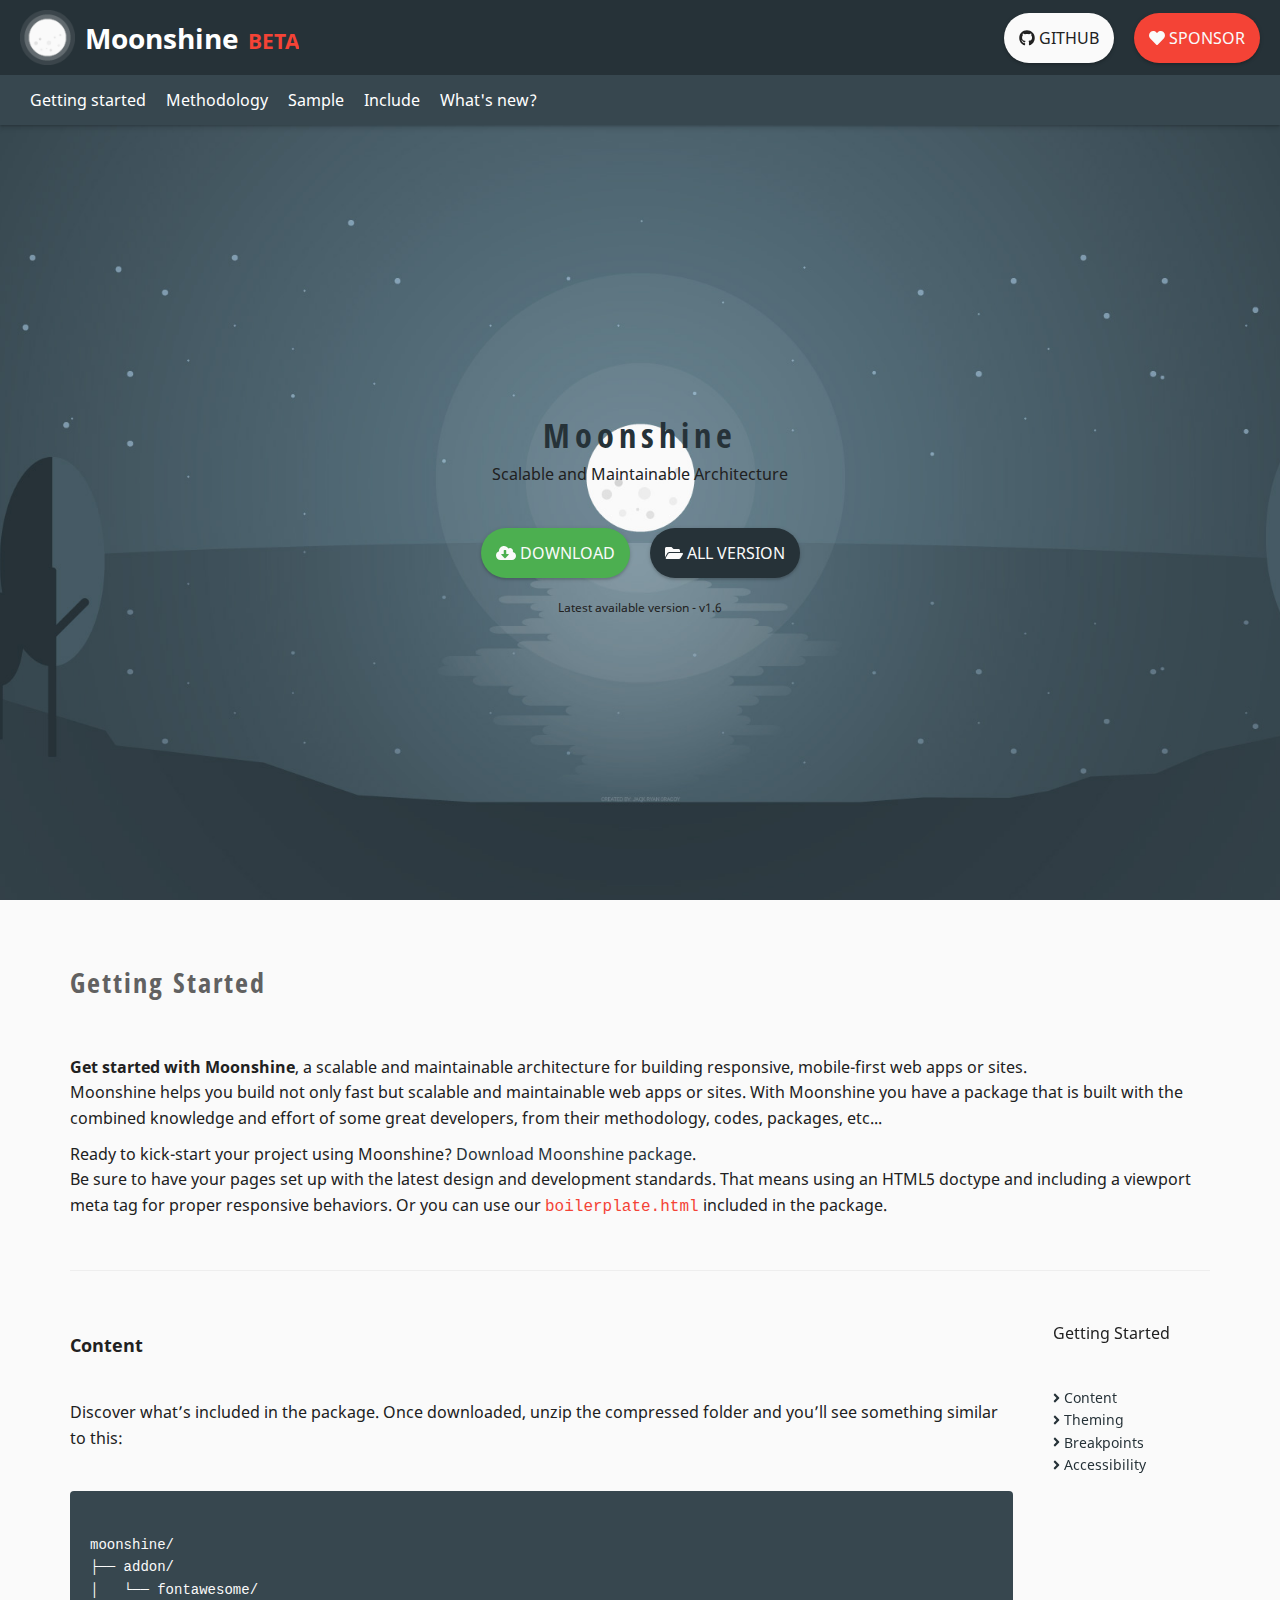
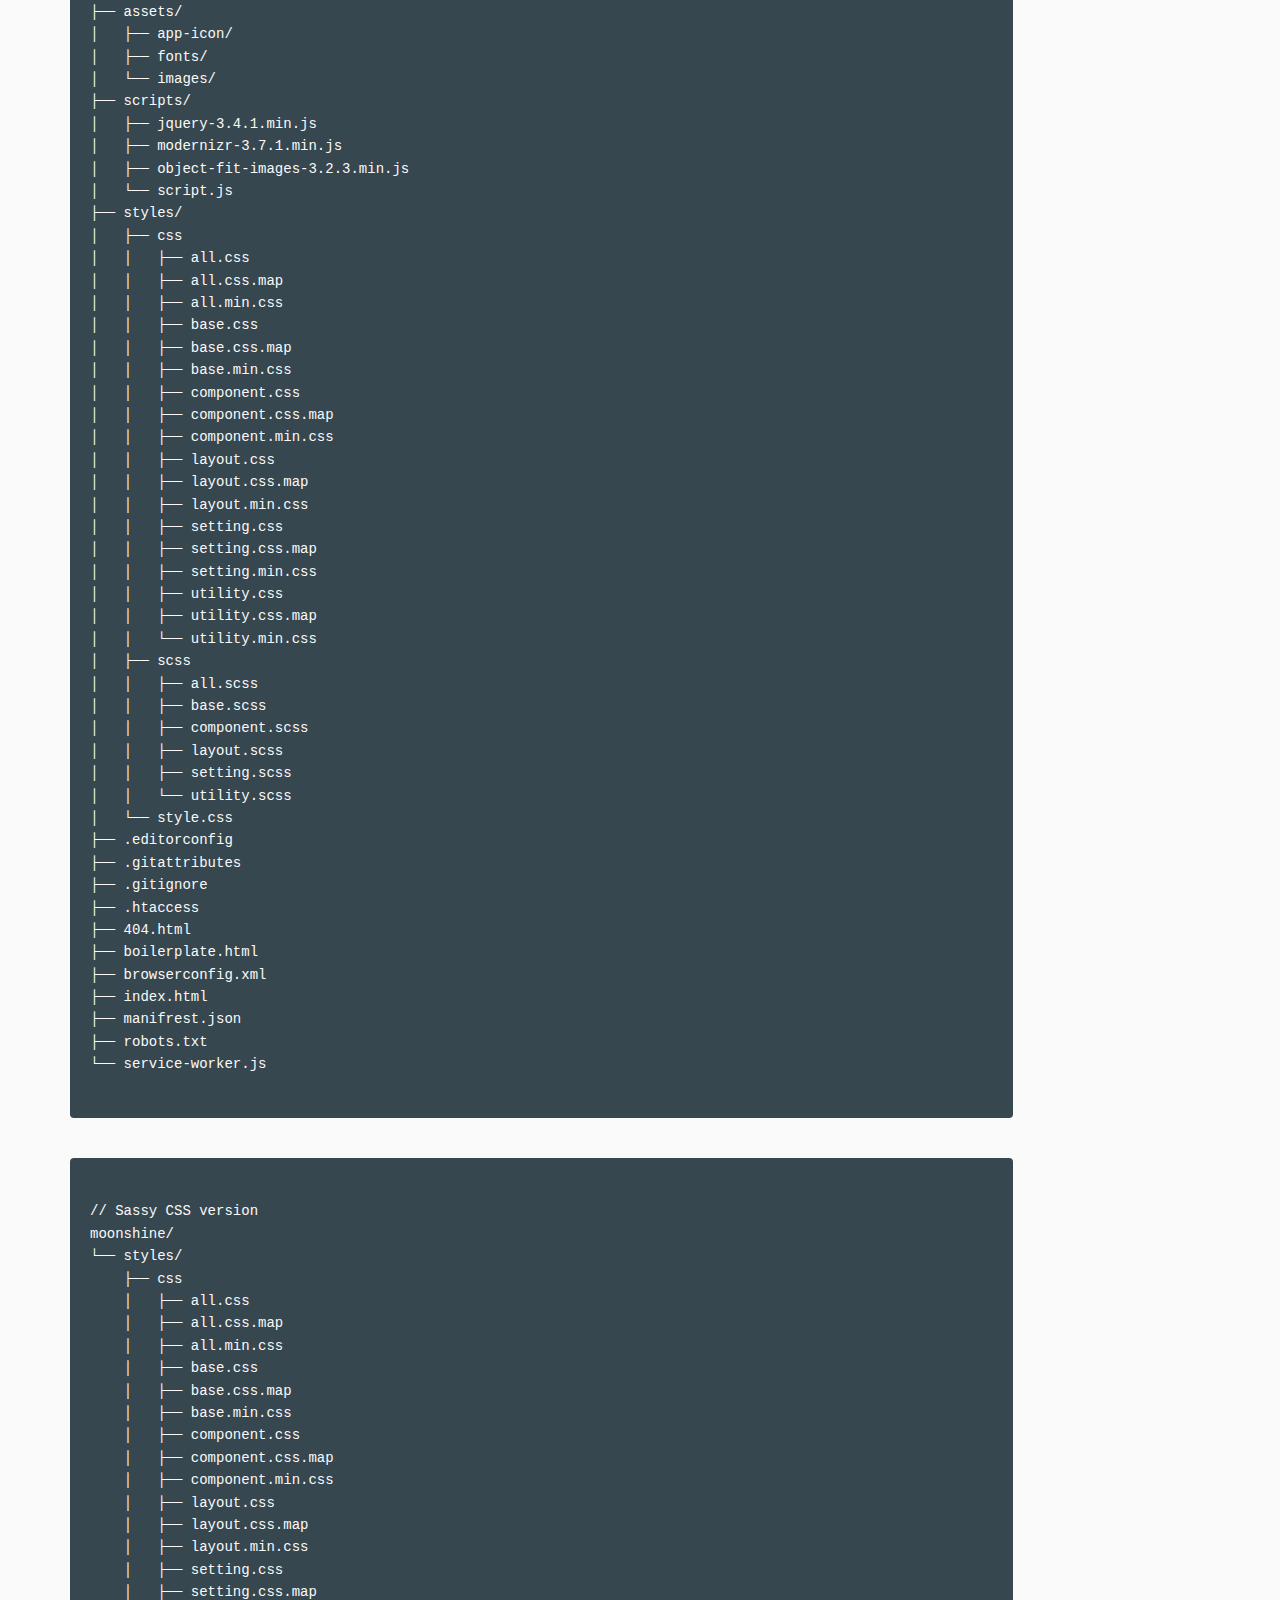
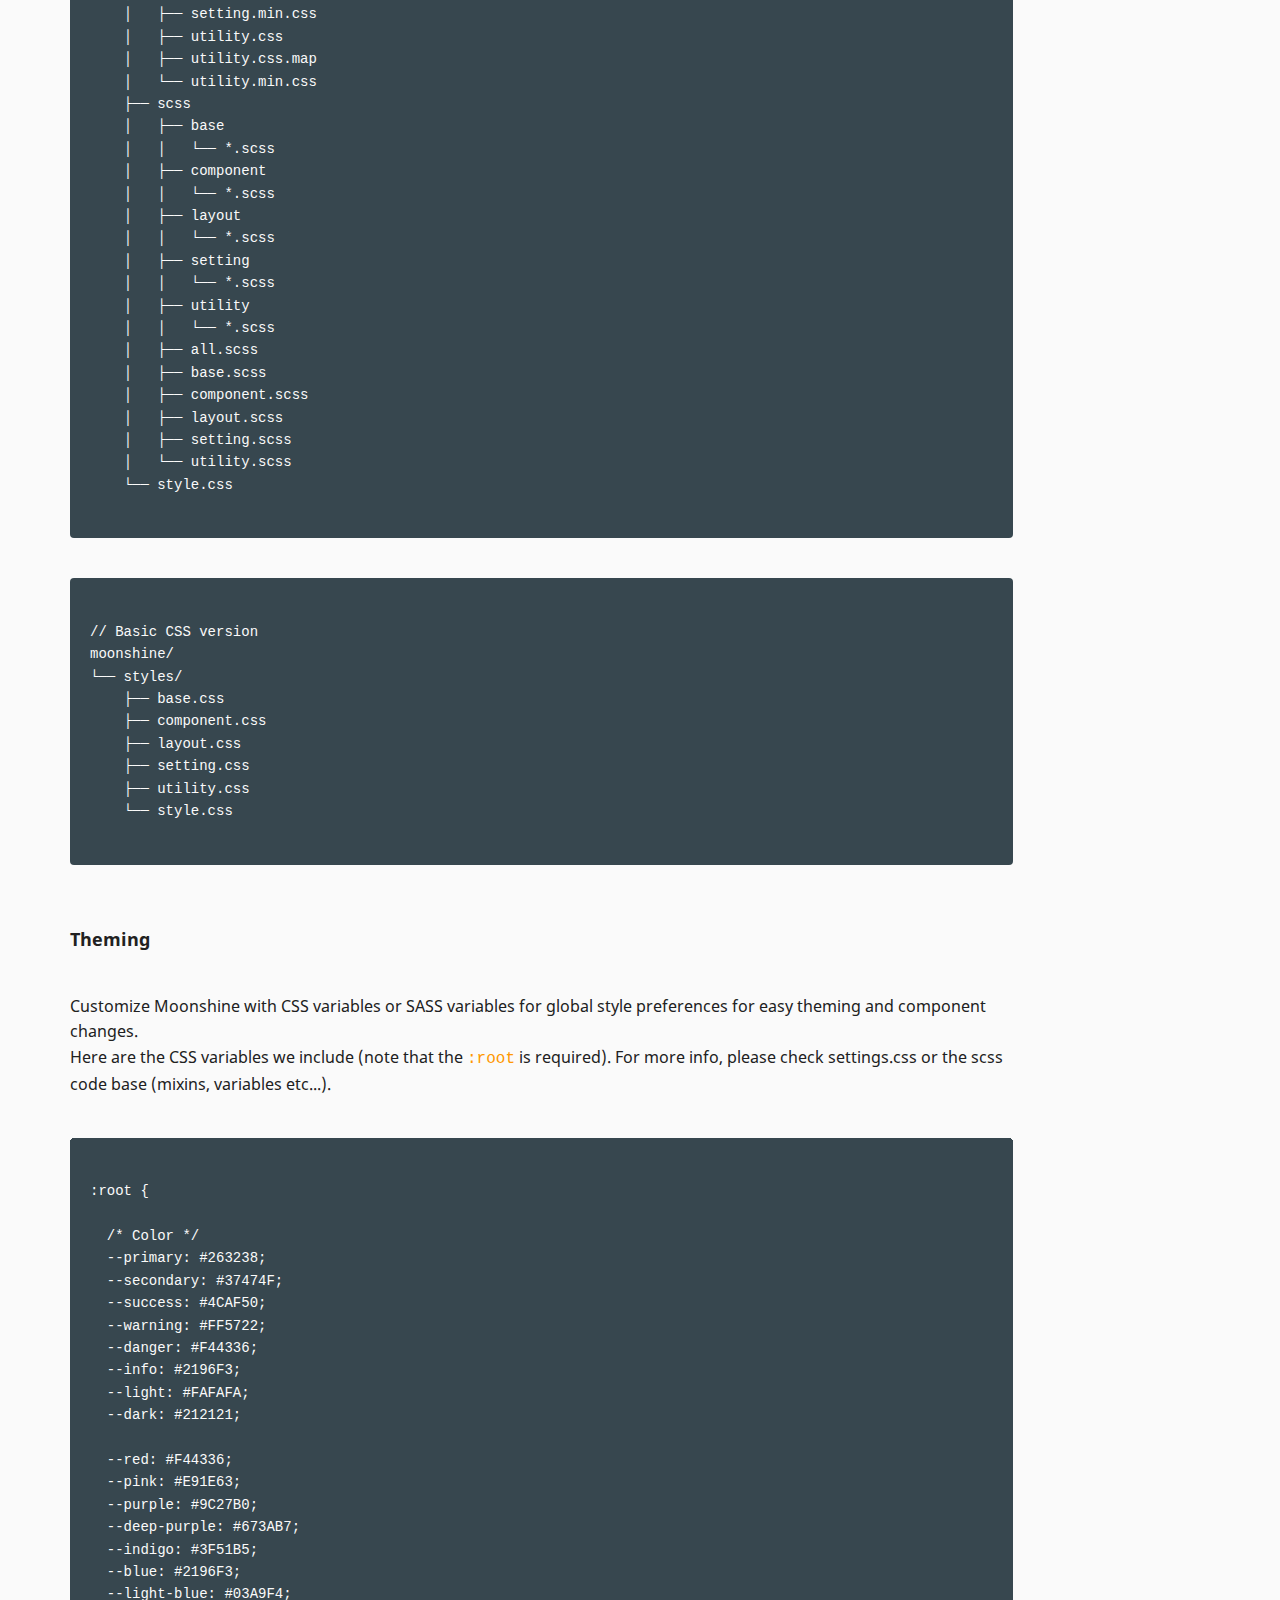
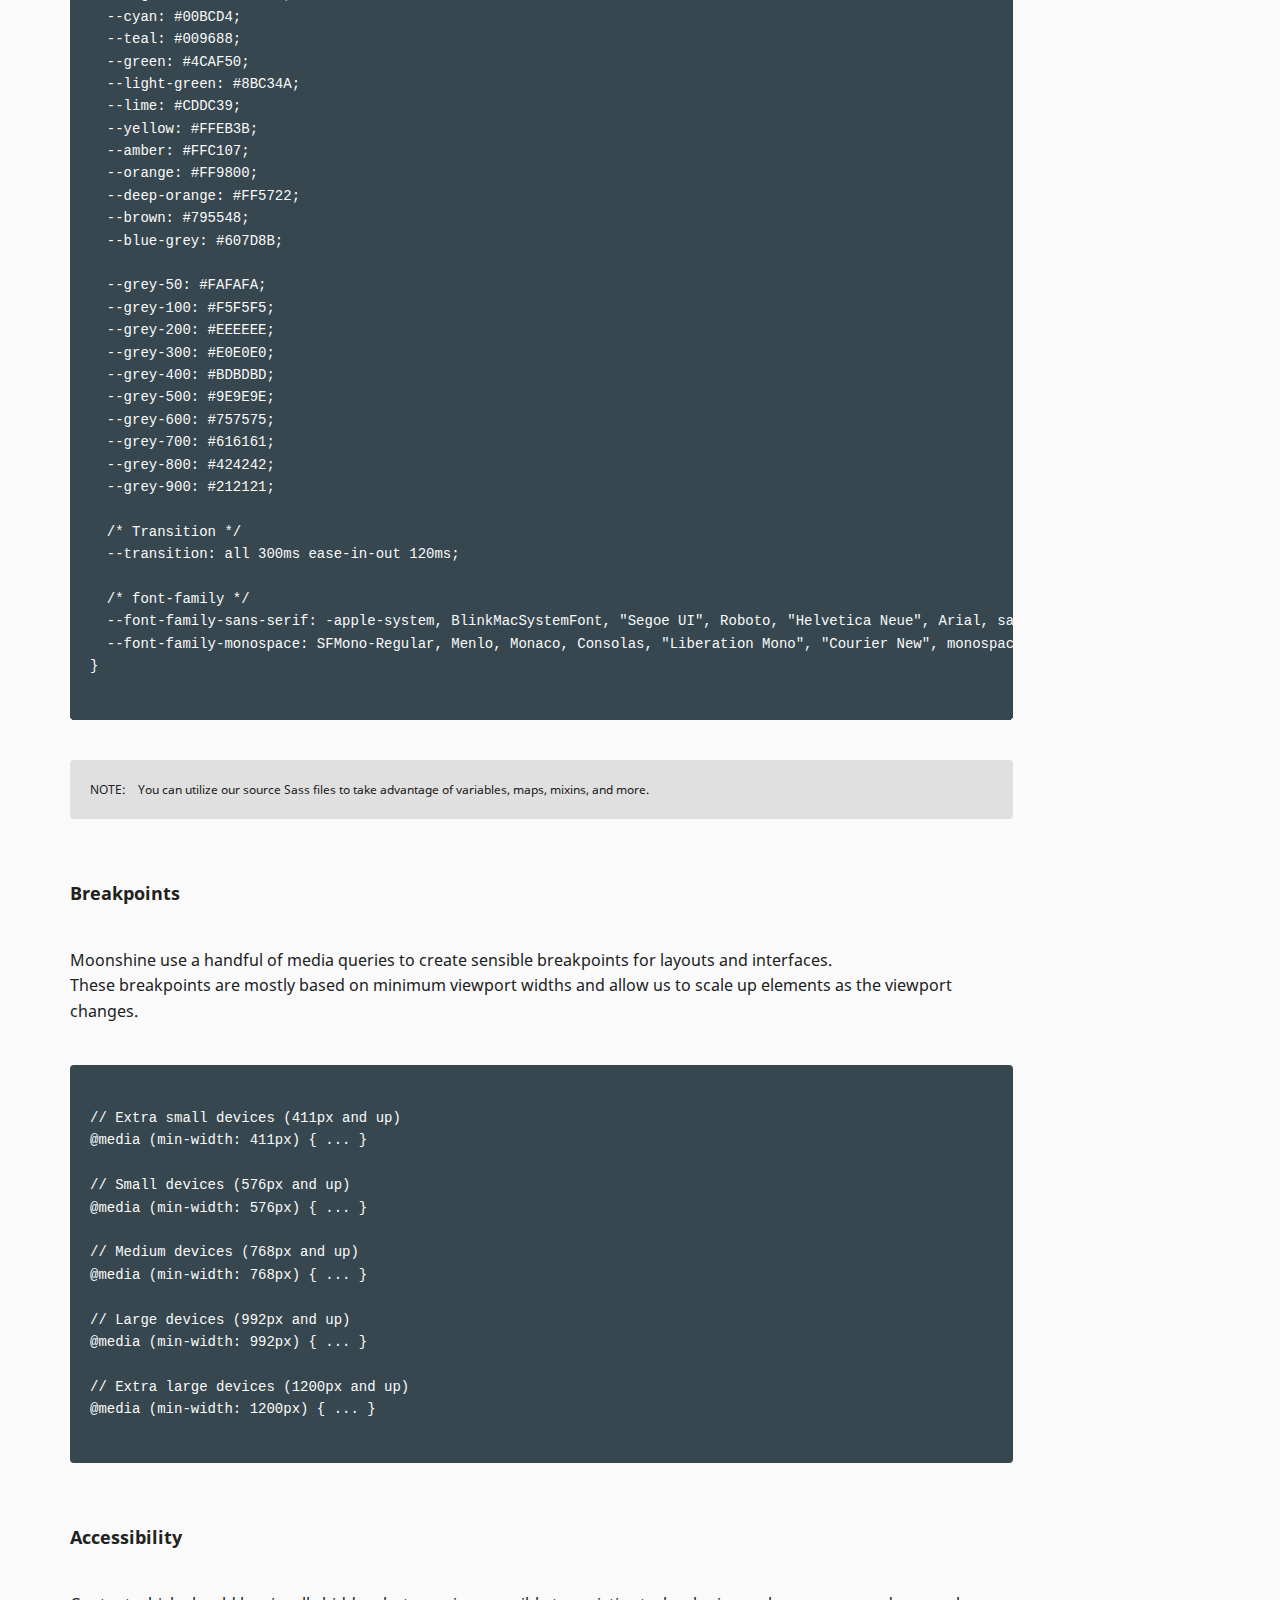
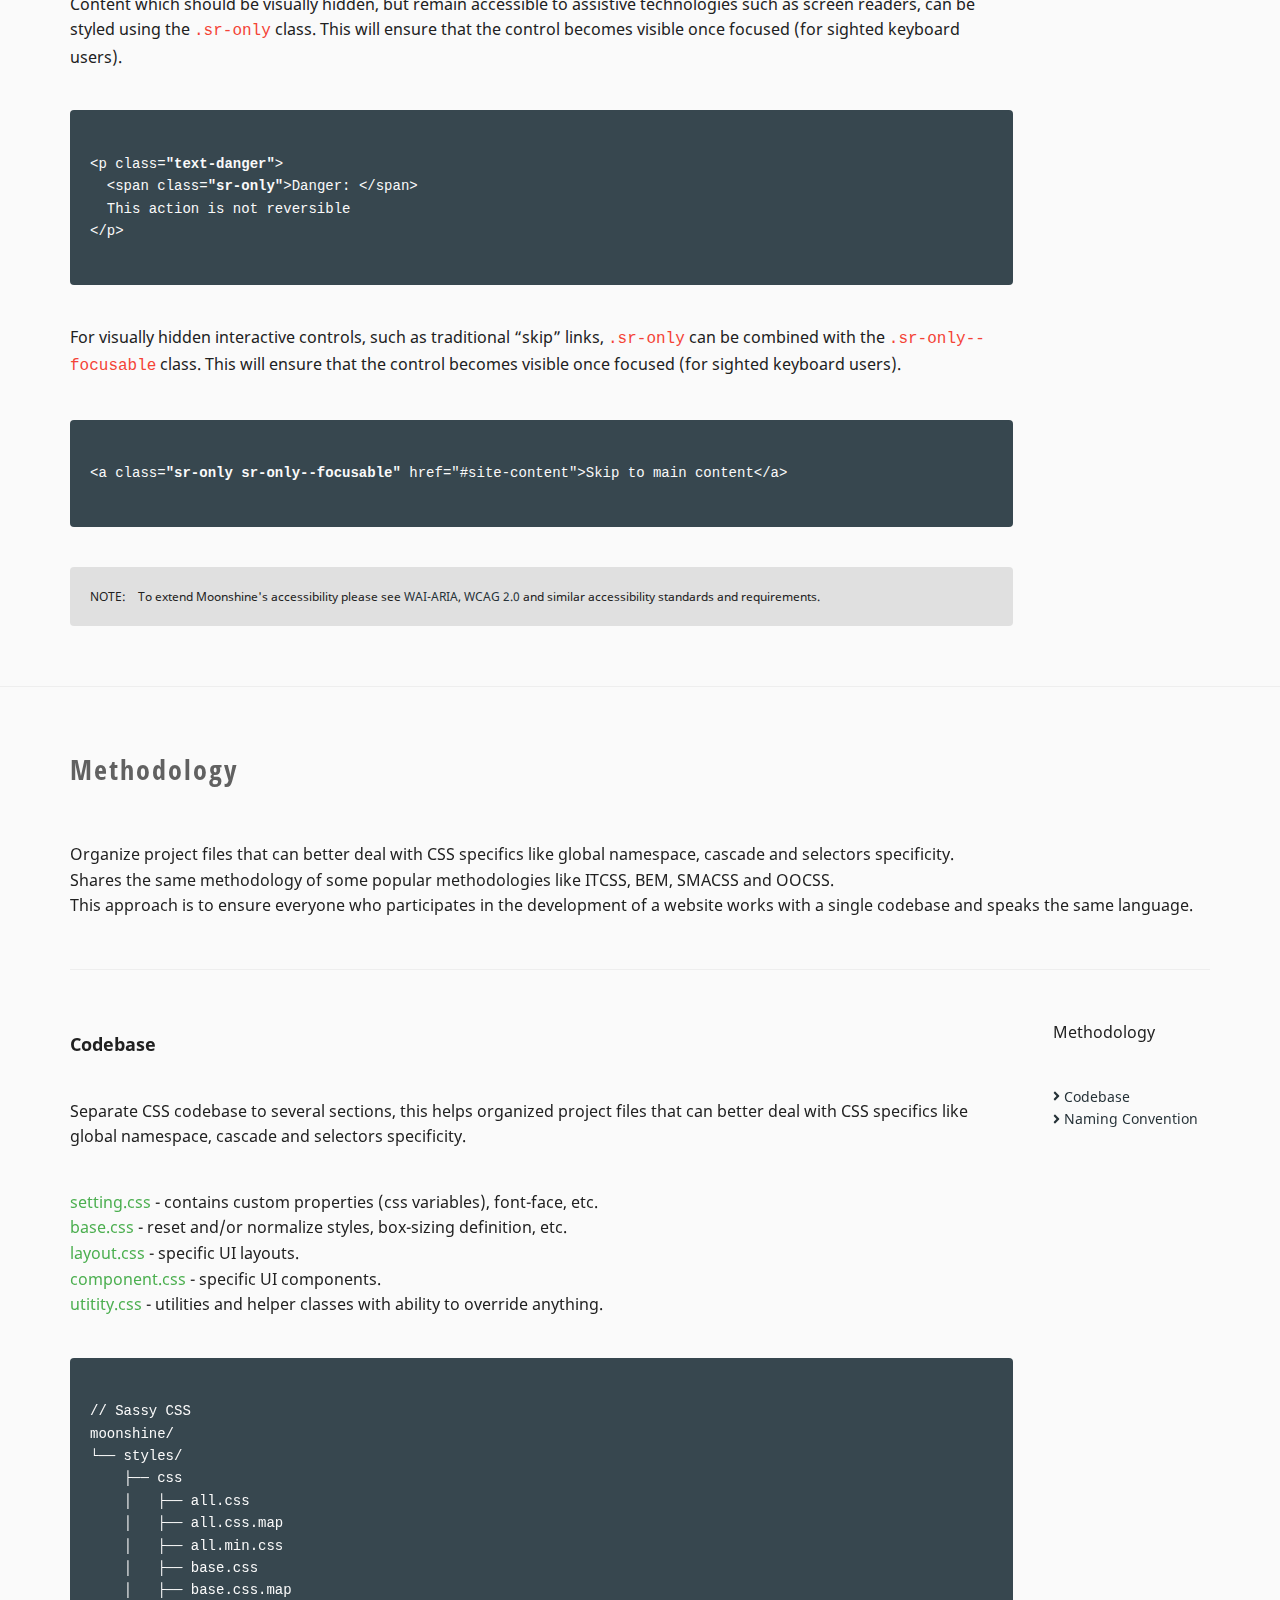
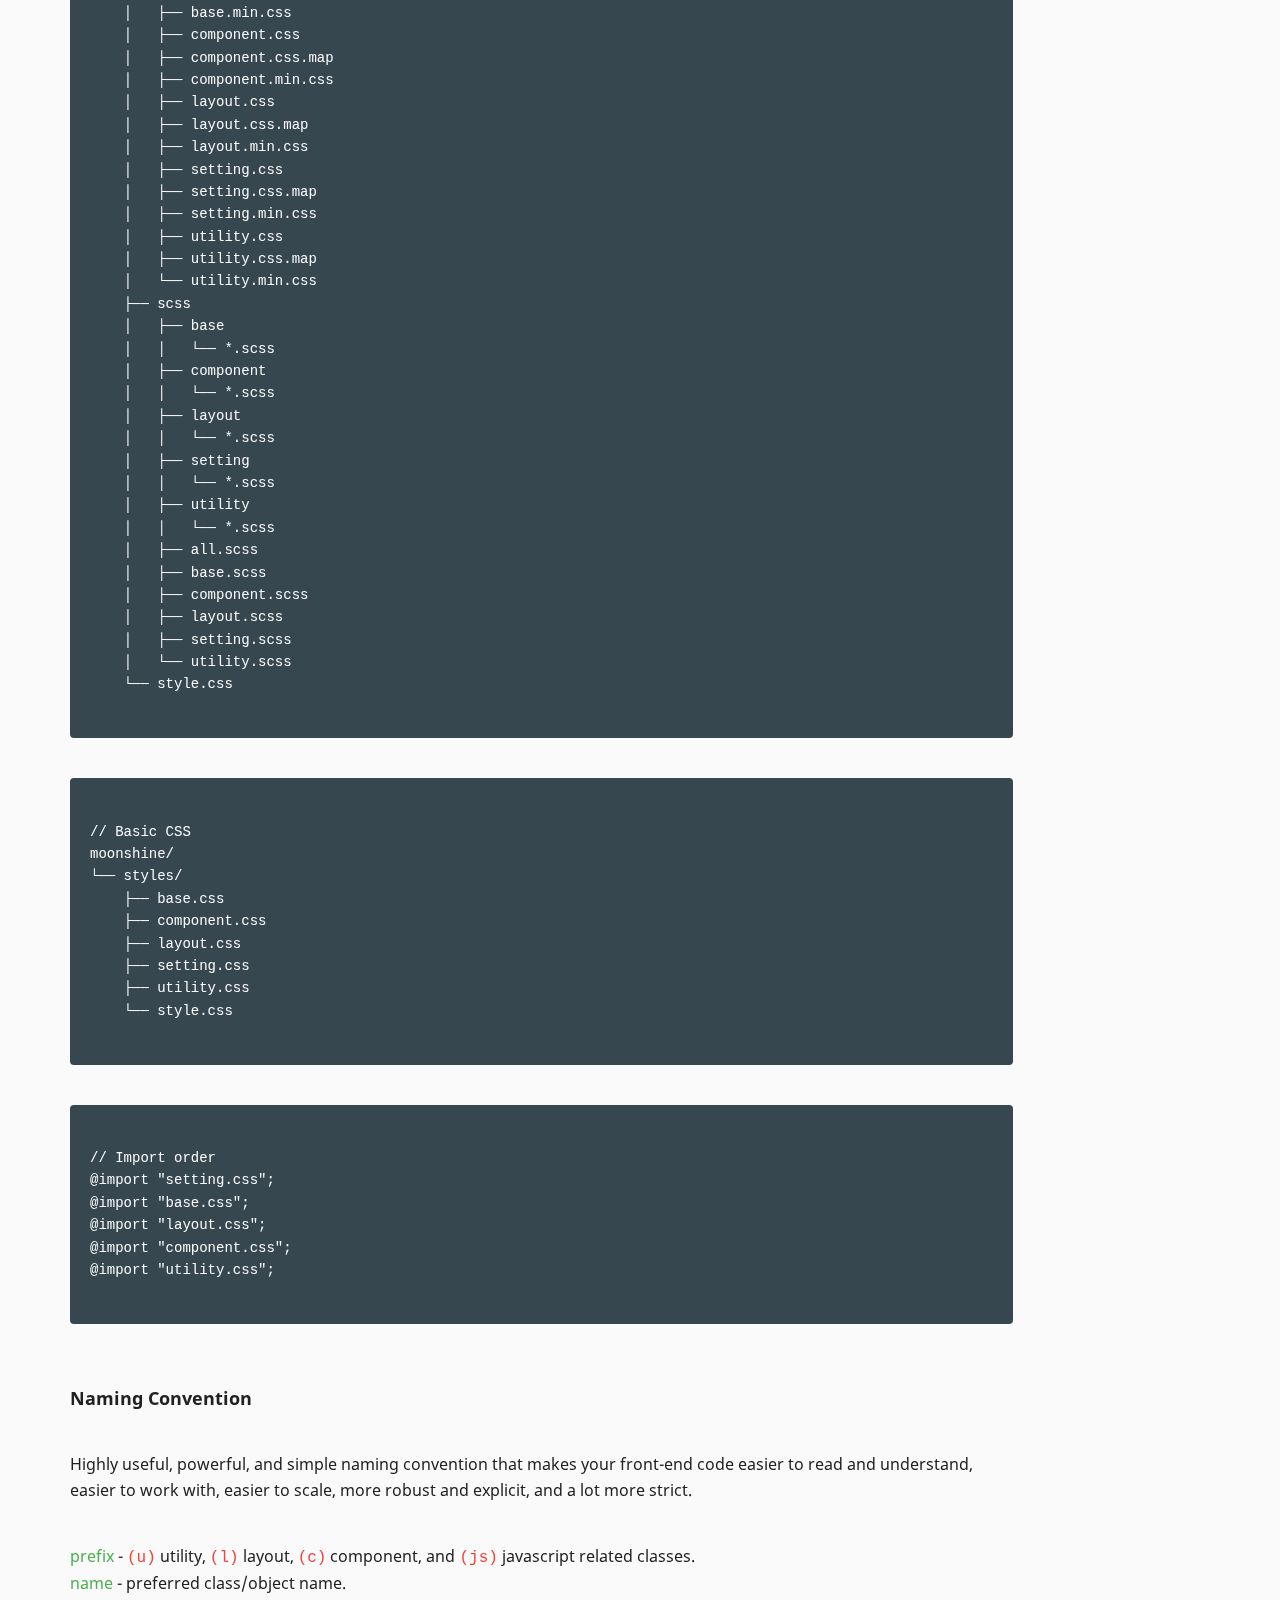
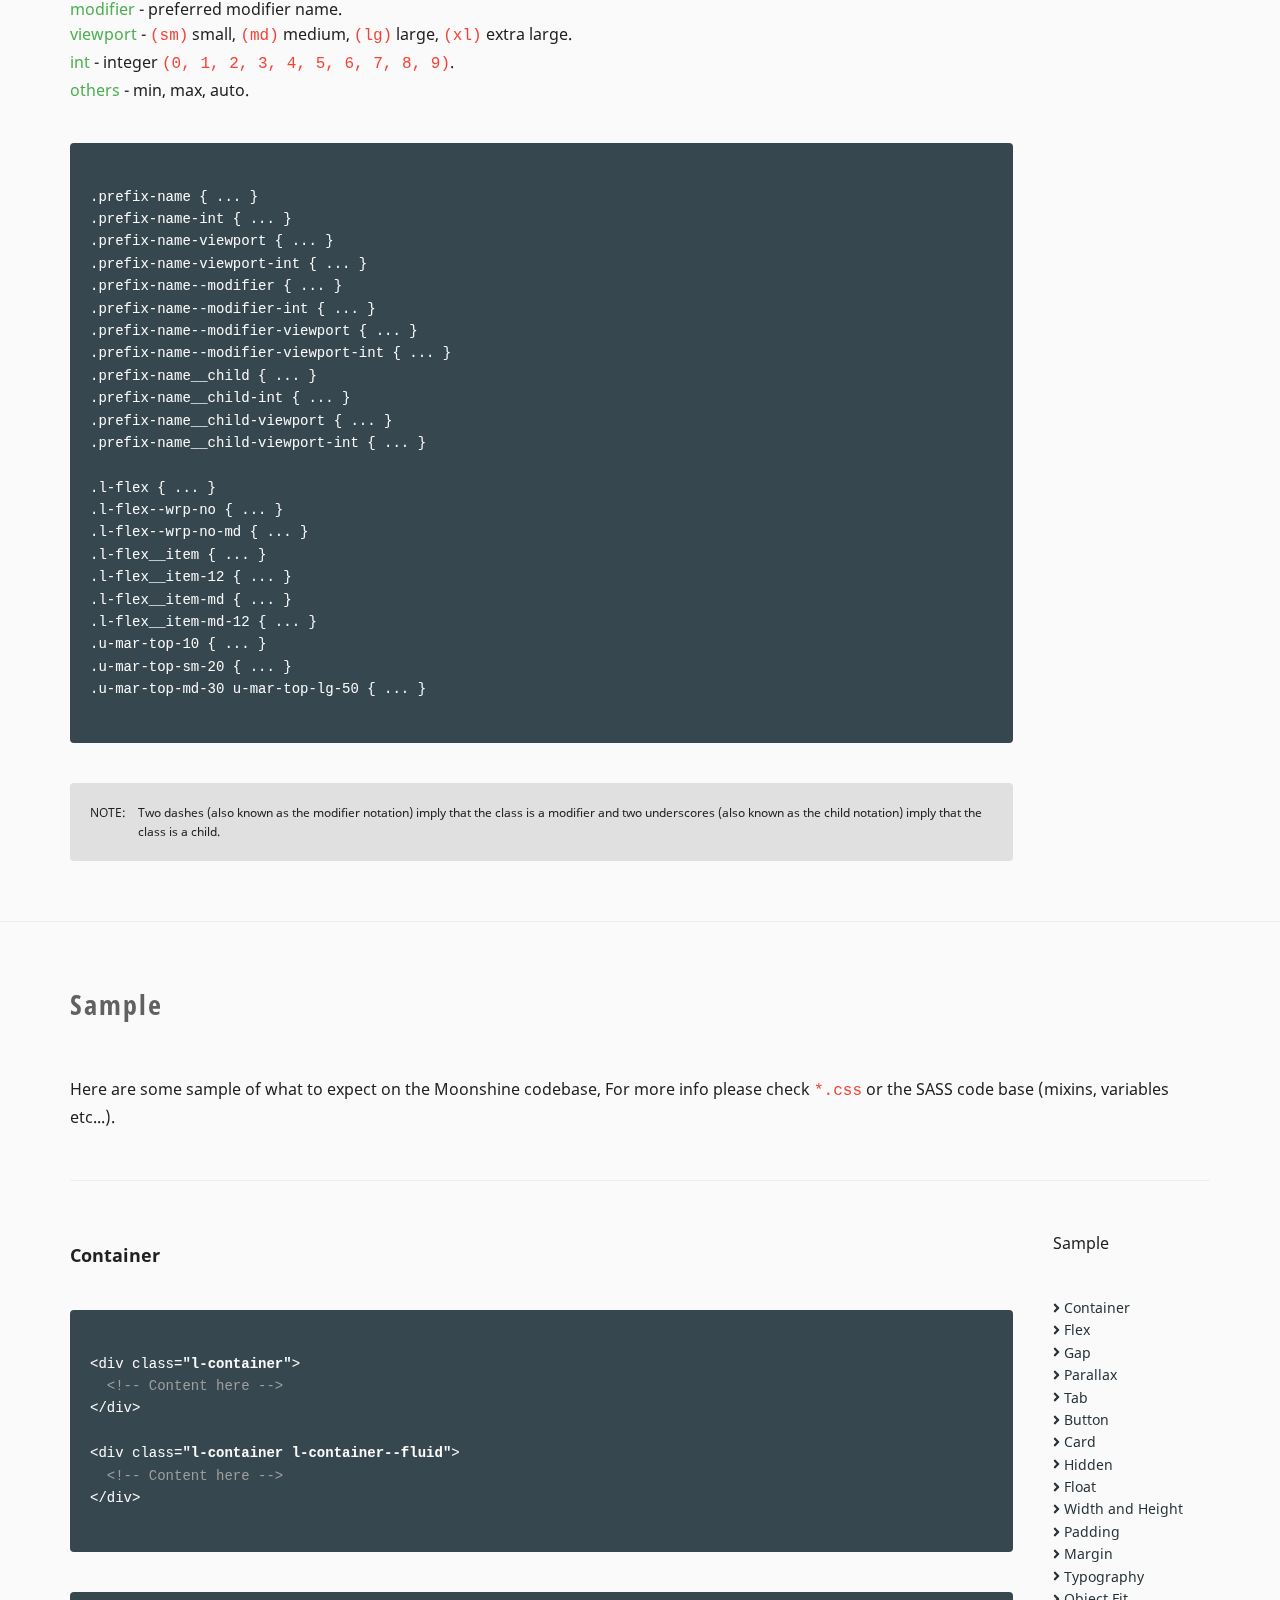
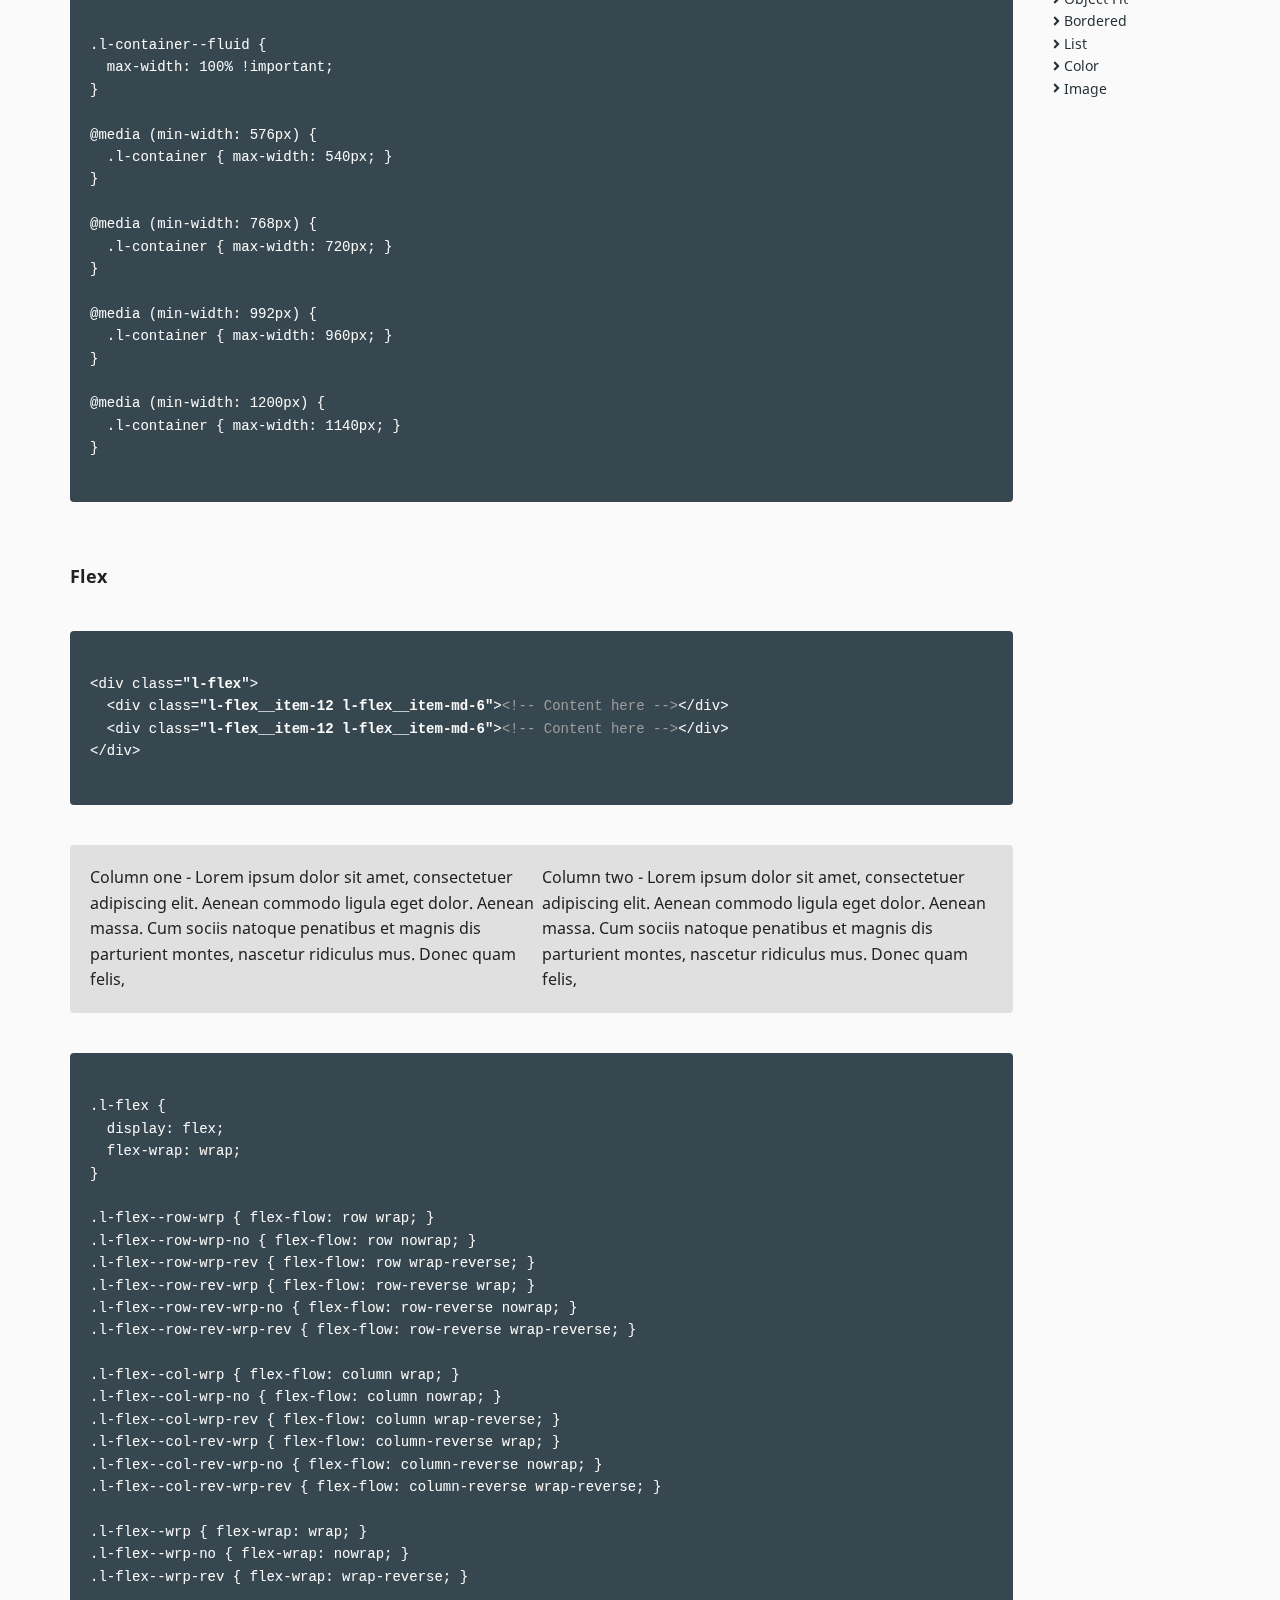
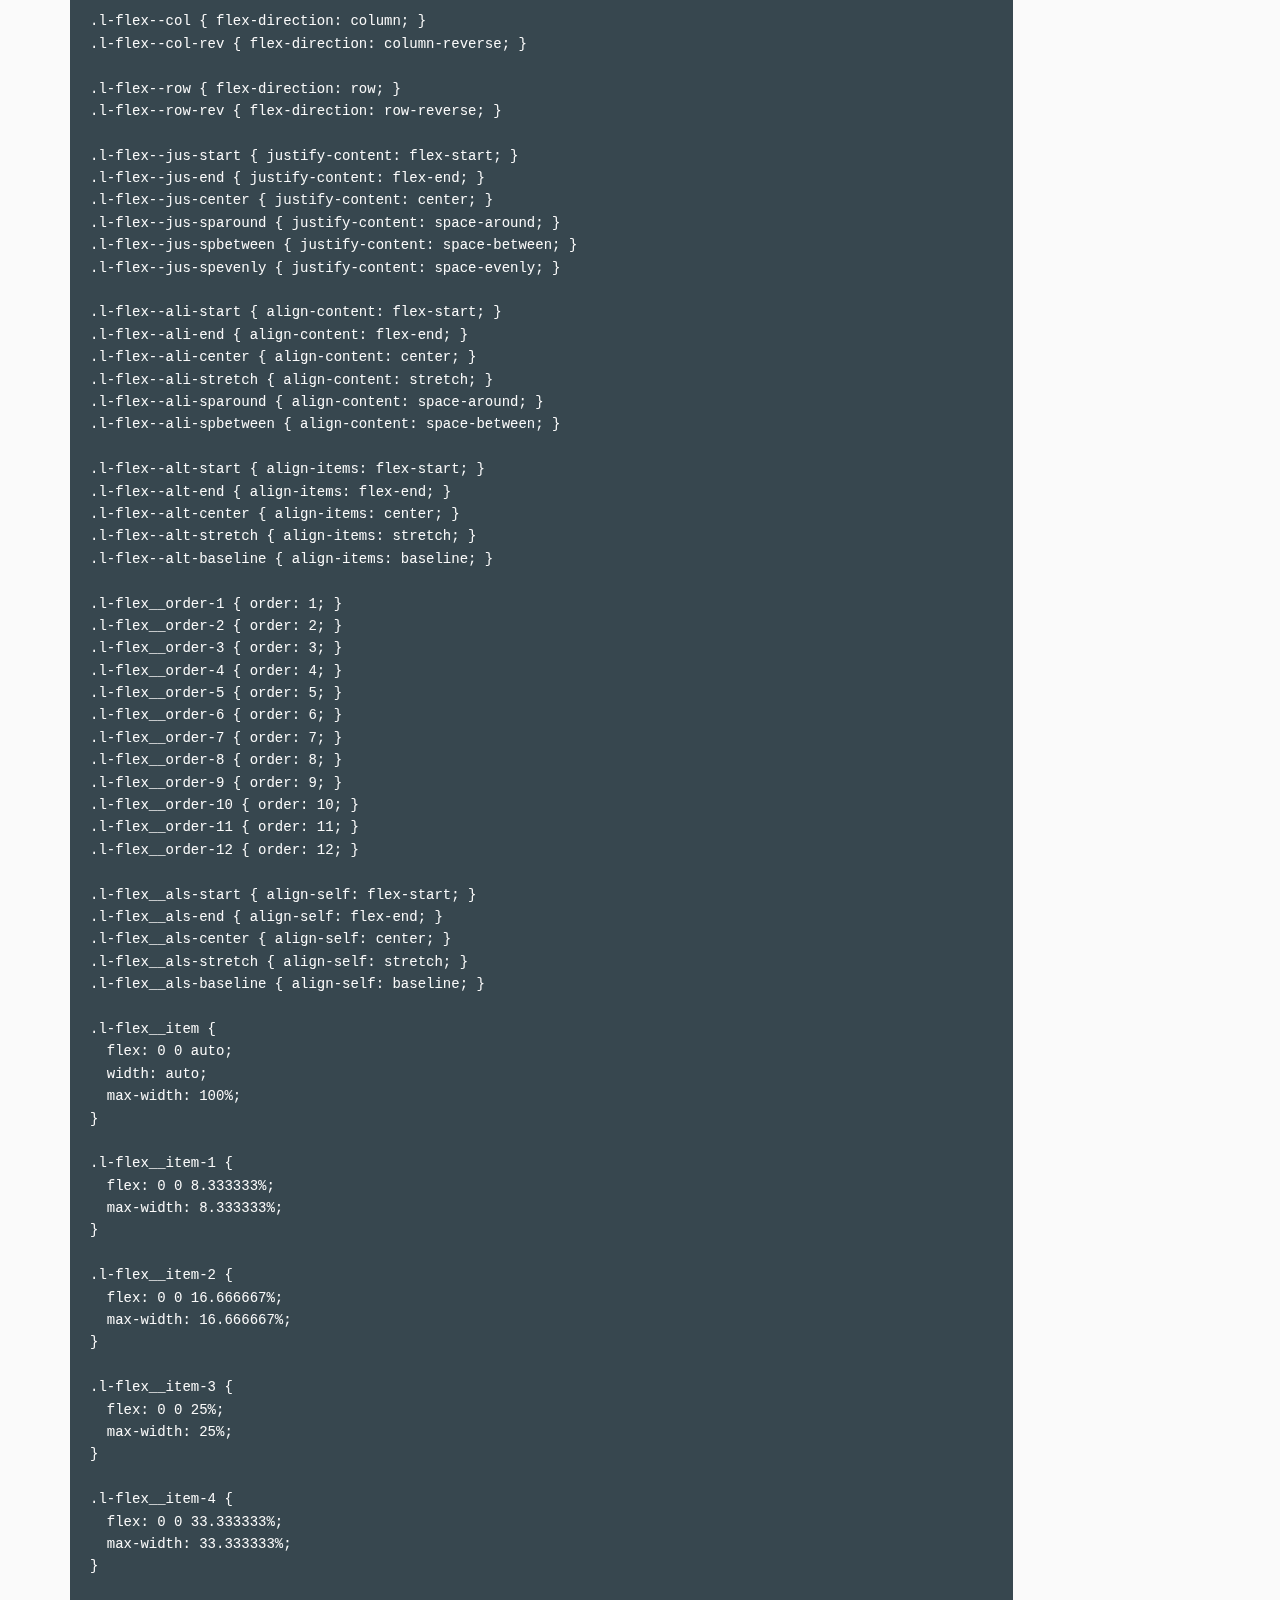
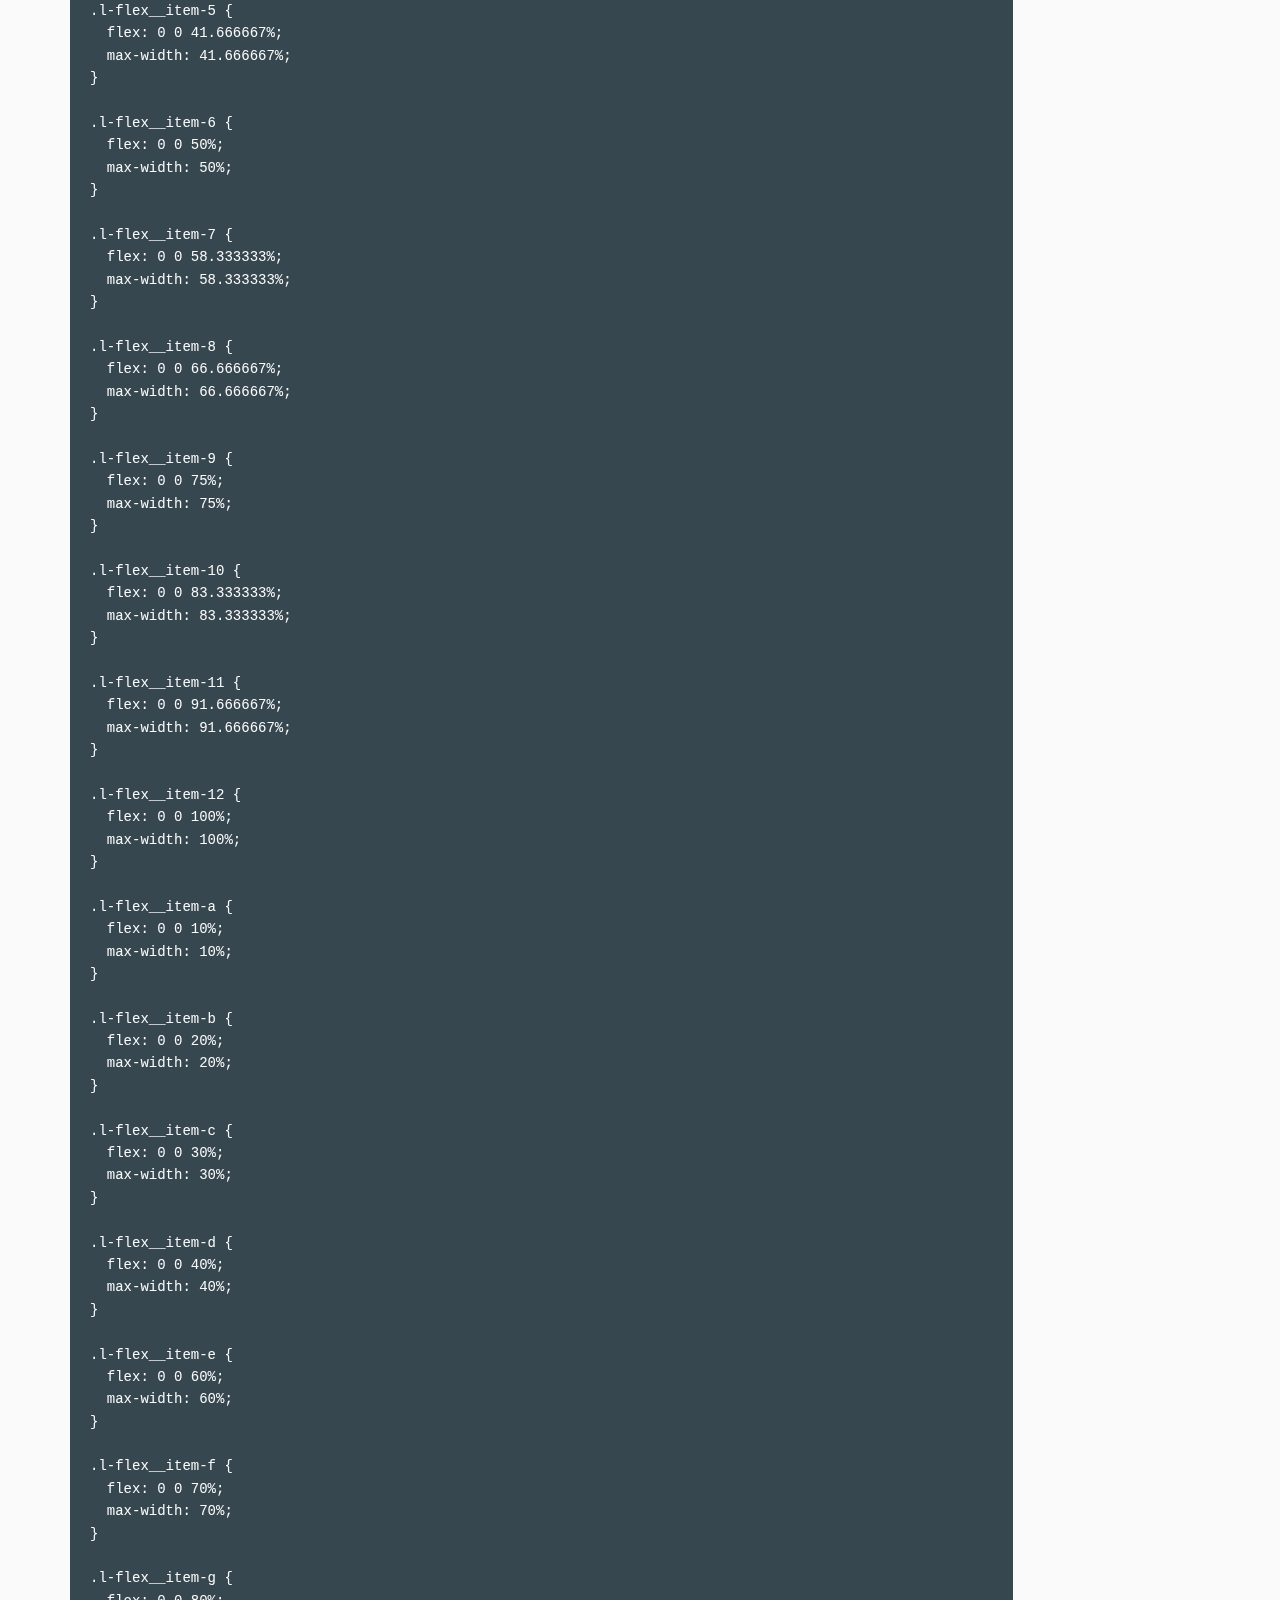
<file: boilerplate-doc.html>
<!DOCTYPE html>
<html class="no-js" lang="EN">
  <head>
    <meta http-equiv="X-UA-Compatible" content="IE=edge">
    <meta charset="utf-8">

    <title>Moonshine - Scalable and Maintainable Architecture</title>

    <meta name="keywords" content="Moonshine, Front-end, boilerplate, Front-end boilerplate, Scalable, Maintainable">
    <meta name="description" content="Moonshine, a scalable and maintainable front-end web development boilerplate, created by Jack Ryan Oracoy">

    <meta property="og:site_name" content="Moonshine">
    <meta property="og:title" content="Moonshine - Scalable and Maintainable Architecture">
    <meta property="og:image" content="A string of Unicode characters forming a valid URL having the http or https scheme.">
    <meta property="og:type" content="website">
    <meta property="og:description" content="Moonshine, a scalable and maintainable front-end web development boilerplate, created by Jack Ryan Oracoy">

    <meta name="viewport" content="width=device-width, initial-scale=1">

    <meta name="mobile-web-app-capable" content="yes">
    <meta name="theme-color" content="#263238">

    <meta name="apple-mobile-web-app-capable" content="yes">
    <meta name="apple-mobile-web-app-status-bar-style" content="black">

    <meta name="msapplication-TileColor" content="#263238">
    <meta name="msapplication-TileImage" content="assets/app-icon/ms-icon-144x144.png">

    <link rel="apple-touch-icon" sizes="57x57" href="assets/app-icon/apple-icon-57x57.png">
    <link rel="apple-touch-icon" sizes="60x60" href="assets/app-icon/apple-icon-60x60.png">
    <link rel="apple-touch-icon" sizes="72x72" href="assets/app-icon/apple-icon-72x72.png">
    <link rel="apple-touch-icon" sizes="76x76" href="assets/app-icon/apple-icon-76x76.png">
    <link rel="apple-touch-icon" sizes="114x114" href="assets/app-icon/apple-icon-114x114.png">
    <link rel="apple-touch-icon" sizes="120x120" href="assets/app-icon/apple-icon-120x120.png">
    <link rel="apple-touch-icon" sizes="144x144" href="assets/app-icon/apple-icon-144x144.png">
    <link rel="apple-touch-icon" sizes="152x152" href="assets/app-icon/apple-icon-152x152.png">
    <link rel="apple-touch-icon" sizes="180x180" href="assets/app-icon/apple-icon-180x180.png">

    <link rel="icon" type="image/png" sizes="192x192" href="assets/app-icon/android-icon-192x192.png">
    <link rel="icon" type="image/png" sizes="32x32" href="assets/app-icon/favicon-32x32.png">
    <link rel="icon" type="image/png" sizes="96x96" href="assets/app-icon/favicon-96x96.png">
    <link rel="icon" type="image/png" sizes="16x16" href="assets/app-icon/favicon-16x16.png">
    <link rel="shortcut icon" href="assets/app-icon/favicon.ico">

    <link rel="manifest" href="manifest.json">

    <link rel="stylesheet" type="text/css" media="all" href="styles/style.css">
  </head>

  <body id="site-body">

    <!--[if IE]><p class="c-browser-notice">You are using an <strong>outdated</strong> browser. Please upgrade your browser to improve your experience and security.</p><![endif]-->

    <header class="l-site-header">

      <div class="l-site-header__content u-background-primary l-flex l-flex--jus-spbetween l-flex--alt-center">

        <div class="l-site-header__branding">
          <a class="c-site-branding" href="index.html">
          <img class="c-site-branding__logo" src="assets/images/moonshine.png" alt="Moonshine">
          <h1 class="c-site-branding__title">Moonshine&emsp13;<small class="u-color-danger">BETA</small></h1></a>
        </div><!-- End - branding -->

        <div class="l-site-header__action l-flex l-flex--col l-flex--row-md l-flex--jus-center l-gap-20">
          <div class="l-gap__item"><a class="c-button c-button--light" href="https://github.com/jackryanoracoy/moonshine"><i class="fab fa-github"></i><span class="u-hidden-lg-max">&nbsp;GitHub</span></a></div>
          <div class="l-gap__item"><a class="c-button c-button--danger" href="https://www.patreon.com/jackro"><i class="fas fa-heart"></i><span class="u-hidden-lg-max">&nbsp;Sponsor</span></a></div>
        </div><!-- End - cta -->

        <div class="l-site-header__menu u-hidden-lg-min">
          <a class="c-site-menu" href="javascript:void(0)"><span class="c-site-menu__box"><span class="c-site-menu__inner"></span></span></a>
        </div><!-- End - menu -->

      </div><!-- End - content -->

      <div class="l-site-header__content u-background-secondary">

        <nav class="l-site-header__navigation">
          <ul class="c-site-nav">
            <li class="c-site-nav__item"><a href="#start">Getting started</a></li>
            <li class="c-site-nav__item"><a href="#method">Methodology</a></li>
            <li class="c-site-nav__item"><a href="#sample">Sample</a></li>
            <li class="c-site-nav__item"><a href="#include">Include</a></li>
            <li class="c-site-nav__item"><a href="#new">What's new?</a></li>
          </ul><!-- End - site-nav -->
        </nav><!-- End - navigation -->

      </div><!-- End - content -->

    </header><!-- End - site-header -->


    <main class="l-site-main">

      <div class="l-site-atf l-parallax u-background-grey-200">

        <div class="l-container l-flex l-flex--alt-center u-height-100">
          <div class="l-flex__item-12">
            <section class="l-section l-section--padding-narrow">

              <h2 class="c-heading-above-the-fold u-text-center">Moonshine</h2>
              <p class="u-text-center u-mar-bottom-20 u-mar-bottom-lg-40">Scalable and Maintainable Architecture</p>
              <div class="l-flex l-flex--jus-center l-gap-20 u-mar-bottom-10">
                <div class="l-gap__item"><a class="c-button c-button--success" href="https://github.com/jackryanoracoy/moonshine/archive/1.6.zip"><i class="fas fa-cloud-download-alt"></i>&nbsp;Download</a></div>
                <div class="l-gap__item"><a class="c-button" href="https://github.com/jackryanoracoy/moonshine/releases"><i class="fas fa-folder-open"></i><span class="u-hidden-lg-max">&nbsp;All Version</span></a></div>
              </div>
              <p class="u-text-center u-font-small">Latest available version - v1.6</p>

            </section><!-- End - section -->
          </div><!-- End - flex content -->
        </div><!-- End - container -->

        <picture>
          <source media="(min-width: 992px)" srcset="assets/images/image-above-the-fold@2x.jpg 2x, assets/images/image-above-the-fold.jpg">
          <source media="(max-width: 991px)" srcset="assets/images/image-above-the-fold_m@2x.jpg 2x, assets/images/image-above-the-fold_m.jpg">
          <img class="l-parallax__image" data-speed="-1" src="assets/images/image-above-the-fold.jpg" alt="Parallax Image">
        </picture><!-- End - parallax image -->

      </div><!-- End - site-atf, parallax -->

      <article class="l-site-content">

        <!-- This heading is for screen reader -->
        <h6 class="sr-only">Moonshine - Scalable and Maintainable Architecture</h6>

        <div class="u-bordered u-bordered--bottom u-bordered--seq">
          <div class="l-container">
            <section id="start" class="l-section">

              <h2 class="c-heading-section u-mar-bottom-20 u-mar-bottom-lg-50">Getting Started</h2>

              <div class="u-bordered u-bordered--bottom u-pad-bottom-20 u-pad-bottom-md-50">
                <p class="u-mar-bottom-10"><strong>Get started with Moonshine</strong>, a scalable and maintainable architecture for building responsive, mobile-first web apps or sites.
                <br>Moonshine helps you build not only fast but scalable and maintainable web apps or sites. With Moonshine you have a package that is built with the combined knowledge and effort of some great developers, from their methodology, codes, packages, etc...</p>

                <p>Ready to kick-start your project using Moonshine? <a href="https://github.com/jackryanoracoy/moonshine/releases">Download Moonshine package</a>.
                <br>Be sure to have your pages set up with the latest design and development standards. That means using an HTML5 doctype and including a viewport meta tag for proper responsive behaviors. Or you can use our <code class="u-color-danger">boilerplate.html</code> included in the package.</p>
              </div>

              <div class="l-flex l-gap-20 l-gap-md-40">
                <div class="l-flex__item-12 l-flex__item-md-9 l-flex__item-lg-10 l-gap__item">
                  <article id="content" class="l-article">

                    <h3 class="c-heading-article u-mar-bottom-20 u-mar-bottom-lg-40">Content</h3>

                    <p class="u-mar-bottom-20 u-mar-bottom-lg-40">Discover what’s included in the package. Once downloaded, unzip the compressed folder and you’ll see something similar to this:</p>

                    <div class="c-highlight u-mar-bottom-20 u-mar-bottom-lg-40">
                      <pre><code>
                      moonshine/
                      ├── addon/
                      │   └── fontawesome/
                      ├── assets/
                      │   ├── app-icon/
                      │   ├── fonts/
                      │   └── images/
                      ├── scripts/
                      │   ├── jquery-3.4.1.min.js
                      │   ├── modernizr-3.7.1.min.js
                      │   ├── object-fit-images-3.2.3.min.js
                      │   └── script.js
                      ├── styles/
                      │   ├── css
                      │   │   ├── all.css
                      │   │   ├── all.css.map
                      │   │   ├── all.min.css
                      │   │   ├── base.css
                      │   │   ├── base.css.map
                      │   │   ├── base.min.css
                      │   │   ├── component.css
                      │   │   ├── component.css.map
                      │   │   ├── component.min.css
                      │   │   ├── layout.css
                      │   │   ├── layout.css.map
                      │   │   ├── layout.min.css
                      │   │   ├── setting.css
                      │   │   ├── setting.css.map
                      │   │   ├── setting.min.css
                      │   │   ├── utility.css
                      │   │   ├── utility.css.map
                      │   │   └── utility.min.css
                      │   ├── scss
                      │   │   ├── all.scss
                      │   │   ├── base.scss
                      │   │   ├── component.scss
                      │   │   ├── layout.scss
                      │   │   ├── setting.scss
                      │   │   └── utility.scss
                      │   └── style.css
                      ├── .editorconfig
                      ├── .gitattributes
                      ├── .gitignore
                      ├── .htaccess
                      ├── 404.html
                      ├── boilerplate.html
                      ├── browserconfig.xml
                      ├── index.html
                      ├── manifrest.json
                      ├── robots.txt
                      └── service-worker.js
                      <!-- Sample Codes -->
                      </code></pre>
                    </div>

                    <div class="c-highlight u-mar-bottom-20 u-mar-bottom-lg-40">
                      <pre><code>
                      // Sassy CSS version
                      moonshine/
                      └── styles/
                          ├── css
                          │   ├── all.css
                          │   ├── all.css.map
                          │   ├── all.min.css
                          │   ├── base.css
                          │   ├── base.css.map
                          │   ├── base.min.css
                          │   ├── component.css
                          │   ├── component.css.map
                          │   ├── component.min.css
                          │   ├── layout.css
                          │   ├── layout.css.map
                          │   ├── layout.min.css
                          │   ├── setting.css
                          │   ├── setting.css.map
                          │   ├── setting.min.css
                          │   ├── utility.css
                          │   ├── utility.css.map
                          │   └── utility.min.css
                          ├── scss
                          │   ├── base
                          │   │   └── *.scss
                          │   ├── component
                          │   │   └── *.scss
                          │   ├── layout
                          │   │   └── *.scss
                          │   ├── setting
                          │   │   └── *.scss
                          │   ├── utility
                          │   │   └── *.scss
                          │   ├── all.scss
                          │   ├── base.scss
                          │   ├── component.scss
                          │   ├── layout.scss
                          │   ├── setting.scss
                          │   └── utility.scss
                          └── style.css
                      <!-- Sample Codes -->
                      </code></pre>
                    </div>

                    <div class="c-highlight">
                      <pre><code>
                      // Basic CSS version
                      moonshine/
                      └── styles/
                          ├── base.css
                          ├── component.css
                          ├── layout.css
                          ├── setting.css
                          ├── utility.css
                          └── style.css
                      <!-- Sample Codes -->
                      </code></pre>
                    </div>

                  </article><!-- End - article -->

                  <article id="theming" class="l-article">

                    <h3 class="c-heading-article u-mar-bottom-20 u-mar-bottom-lg-40">Theming</h3>

                    <p class="u-mar-bottom-20 u-mar-bottom-lg-40">Customize Moonshine with CSS variables or SASS variables for global style preferences for easy theming and component changes.
                    <br>Here are the CSS variables we include (note that the <code class="u-color-warning">:root</code> is required). For more info, please check settings.css or the scss code base (mixins, variables etc...).</p>

                    <div class="c-highlight u-mar-bottom-20 u-mar-bottom-lg-40">
                      <pre><code>
                      :root {

                        /* Color */
                        --primary: #263238;
                        --secondary: #37474F;
                        --success: #4CAF50;
                        --warning: #FF5722;
                        --danger: #F44336;
                        --info: #2196F3;
                        --light: #FAFAFA;
                        --dark: #212121;

                        --red: #F44336;
                        --pink: #E91E63;
                        --purple: #9C27B0;
                        --deep-purple: #673AB7;
                        --indigo: #3F51B5;
                        --blue: #2196F3;
                        --light-blue: #03A9F4;
                        --cyan: #00BCD4;
                        --teal: #009688;
                        --green: #4CAF50;
                        --light-green: #8BC34A;
                        --lime: #CDDC39;
                        --yellow: #FFEB3B;
                        --amber: #FFC107;
                        --orange: #FF9800;
                        --deep-orange: #FF5722;
                        --brown: #795548;
                        --blue-grey: #607D8B;

                        --grey-50: #FAFAFA;
                        --grey-100: #F5F5F5;
                        --grey-200: #EEEEEE;
                        --grey-300: #E0E0E0;
                        --grey-400: #BDBDBD;
                        --grey-500: #9E9E9E;
                        --grey-600: #757575;
                        --grey-700: #616161;
                        --grey-800: #424242;
                        --grey-900: #212121;

                        /* Transition */
                        --transition: all 300ms ease-in-out 120ms;

                        /* font-family */
                        --font-family-sans-serif: -apple-system, BlinkMacSystemFont, "Segoe UI", Roboto, "Helvetica Neue", Arial, sans-serif, "Apple Color Emoji", "Segoe UI Emoji", "Segoe UI Symbol";
                        --font-family-monospace: SFMono-Regular, Menlo, Monaco, Consolas, "Liberation Mono", "Courier New", monospace;
                      }
                      <!-- Sample Codes -->
                      </code></pre>
                    </div>

                    <p class="l-flex l-flex--wrp-no u-font-small c-highlight c-highlight--grey">
                    <span>NOTE:&emsp;</span>
                    <span>You can utilize our source Sass files to take advantage of variables, maps, mixins, and more.</span></p>

                  </article><!-- End - article -->

                  <article id="breakpoints" class="l-article">

                    <h3 class="c-heading-article u-mar-bottom-20 u-mar-bottom-lg-40">Breakpoints</h3>

                    <p class="u-mar-bottom-20 u-mar-bottom-lg-40">Moonshine use a handful of media queries to create sensible breakpoints for layouts and interfaces.
                    <br>These breakpoints are mostly based on minimum viewport widths and allow us to scale up elements as the viewport changes.</p>

                    <div class="c-highlight">
                      <pre><code>
                      // Extra small devices (411px and up)
                      @media (min-width: 411px) { ... }

                      // Small devices (576px and up)
                      @media (min-width: 576px) { ... }

                      // Medium devices (768px and up)
                      @media (min-width: 768px) { ... }

                      // Large devices (992px and up)
                      @media (min-width: 992px) { ... }

                      // Extra large devices (1200px and up)
                      @media (min-width: 1200px) { ... }
                      <!-- Sample Codes -->
                      </code></pre>
                    </div>

                  </article><!-- End - article -->

                  <article id="accessibility" class="l-article">

                    <h3 class="c-heading-article u-mar-bottom-20 u-mar-bottom-lg-40">Accessibility</h3>

                    <p class="u-mar-bottom-20 u-mar-bottom-lg-40">Content which should be visually hidden,
                    but remain accessible to assistive technologies such as screen readers, can be styled using the <code class="u-color-danger">.sr-only</code> class.
                    This will ensure that the control becomes visible once focused (for sighted keyboard users).</p>

                    <div class="c-highlight u-mar-bottom-20 u-mar-bottom-lg-40">
                      <pre><code>
                      <span>&lt;p</span> <span>class=</span><span class="u-font-bold">"text-danger"</span><span>&gt;</span>
                        <span>&lt;span</span> <span>class=</span><span class="u-font-bold">"sr-only"</span><span>&gt;</span>Danger: <span>&lt;/span&gt;</span>
                        This action is not reversible
                      <span>&lt;/p&gt;</span>
                      <!-- Sample Codes -->
                      </code></pre>
                    </div>

                    <p class="u-mar-bottom-20 u-mar-bottom-lg-40">For visually hidden interactive controls, such as traditional “skip” links,
                    <code class="u-color-danger">.sr-only</code> can be combined with the <code class="u-color-danger">.sr-only--focusable</code> class.
                    This will ensure that the control becomes visible once focused (for sighted keyboard users).</p>

                    <div class="c-highlight u-mar-bottom-20 u-mar-bottom-lg-40">
                      <pre><code>
                      <span>&lt;a</span> <span>class=</span><span class="u-font-bold">"sr-only sr-only--focusable"</span> <span>href=</span><span>"#site-content"</span><span>&gt;</span>Skip to main content<span>&lt;/a&gt;</span>
                      <!-- Sample Codes -->
                      </code></pre>
                    </div>

                    <p class="l-flex l-flex--wrp-no u-font-small c-highlight c-highlight--grey">
                    <span>NOTE:&emsp;</span>
                    <span>To extend Moonshine's accessibility please see <a href="https://www.w3.org/WAI/standards-guidelines/aria/">WAI-ARIA</a>, <a href="https://www.w3.org/TR/WCAG20/">WCAG 2.0</a> and similar accessibility standards and requirements.</span></p>

                  </article><!-- End - article -->
                </div><!-- End - flex content -->

                <div class="l-flex__item-12 l-flex__item-md-3 l-flex__item-lg-2 l-gap__item">
                  <aside class="l-site-aside u-mar-top-md-30 u-mar-top-lg-50">
                    <h4 class="u-font-normal u-mar-bottom-20 u-mar-bottom-lg-40">Getting Started</h4>
                    <ul class="u-list u-font-medium u-color-grey-600">
                      <li><a href="#content"><i class="fas fa-angle-right"></i>&nbsp;Content</a></li>
                      <li><a href="#theming"><i class="fas fa-angle-right"></i>&nbsp;Theming</a></li>
                      <li><a href="#breakpoints"><i class="fas fa-angle-right"></i>&nbsp;Breakpoints</a></li>
                      <li><a href="#accessibility"><i class="fas fa-angle-right"></i>&nbsp;Accessibility</a></li>
                    </ul>
                  </aside><!-- End - site-aside -->
                </div><!-- End - flex content -->
              </div><!-- End - flex -->

            </section><!-- End - section -->
          </div><!-- End - container -->
        </div><!-- End - bordered -->

        <div class="u-bordered u-bordered--bottom u-bordered--seq">
          <div class="l-container">
            <section id="method" class="l-section">

              <h2 class="c-heading-section u-mar-bottom-20 u-mar-bottom-lg-50">Methodology</h2>

              <div class="u-bordered u-bordered--bottom u-pad-bottom-20 u-pad-bottom-md-50">
                <p>Organize project files that can better deal with CSS specifics like global namespace, cascade and selectors specificity.
                <br>Shares the same methodology of some popular methodologies like ITCSS, BEM, SMACSS and OOCSS.
                <br>This approach is to ensure everyone who participates in the development of a website works with a single codebase and speaks the same language.</p>
              </div>

              <div class="l-flex l-gap-20 l-gap-md-40">
                <div class="l-flex__item-12 l-flex__item-md-9 l-flex__item-lg-10 l-gap__item">

                  <article id="separated" class="l-article">

                    <h3 class="c-heading-article u-mar-bottom-20 u-mar-bottom-lg-40">Codebase</h3>

                    <p class="u-mar-bottom-20 u-mar-bottom-lg-40">Separate CSS codebase to several sections, this helps organized project files that can better deal with CSS specifics like global namespace, cascade and selectors specificity.</p>

                    <p class="u-mar-bottom-20 u-mar-bottom-lg-40"><span class="u-color-success">setting.css</span> - contains custom properties (css variables), font-face, etc.
                    <br><span class="u-color-success">base.css</span> - reset and/or normalize styles, box-sizing definition, etc.
                    <br><span class="u-color-success">layout.css</span> - specific UI layouts.
                    <br><span class="u-color-success">component.css</span> - specific UI components.
                    <br><span class="u-color-success">utitity.css</span> - utilities and helper classes with ability to override anything.</p>

                    <div class="c-highlight u-mar-bottom-20 u-mar-bottom-lg-40">
                      <pre><code>
                      // Sassy CSS
                      moonshine/
                      └── styles/
                          ├── css
                          │   ├── all.css
                          │   ├── all.css.map
                          │   ├── all.min.css
                          │   ├── base.css
                          │   ├── base.css.map
                          │   ├── base.min.css
                          │   ├── component.css
                          │   ├── component.css.map
                          │   ├── component.min.css
                          │   ├── layout.css
                          │   ├── layout.css.map
                          │   ├── layout.min.css
                          │   ├── setting.css
                          │   ├── setting.css.map
                          │   ├── setting.min.css
                          │   ├── utility.css
                          │   ├── utility.css.map
                          │   └── utility.min.css
                          ├── scss
                          │   ├── base
                          │   │   └── *.scss
                          │   ├── component
                          │   │   └── *.scss
                          │   ├── layout
                          │   │   └── *.scss
                          │   ├── setting
                          │   │   └── *.scss
                          │   ├── utility
                          │   │   └── *.scss
                          │   ├── all.scss
                          │   ├── base.scss
                          │   ├── component.scss
                          │   ├── layout.scss
                          │   ├── setting.scss
                          │   └── utility.scss
                          └── style.css
                      <!-- Sample Codes -->
                      </code></pre>
                    </div>

                    <div class="c-highlight u-mar-bottom-20 u-mar-bottom-lg-40">
                      <pre><code>
                      // Basic CSS
                      moonshine/
                      └── styles/
                          ├── base.css
                          ├── component.css
                          ├── layout.css
                          ├── setting.css
                          ├── utility.css
                          └── style.css
                      <!-- Sample Codes -->
                      </code></pre>
                    </div>

                    <div class="c-highlight">
                      <pre><code>
                      // Import order
                      @import "setting.css";
                      @import "base.css";
                      @import "layout.css";
                      @import "component.css";
                      @import "utility.css";
                      <!-- Sample Codes -->
                      </code></pre>
                    </div>

                  </article>

                  <article id="naming" class="l-article">

                    <h3 class="c-heading-article u-mar-bottom-20 u-mar-bottom-lg-40">Naming Convention</h3>

                    <p class="u-mar-bottom-20 u-mar-bottom-lg-40">Highly useful, powerful, and simple naming convention that makes your front-end code easier to read and understand, easier to work with, easier to scale, more robust and explicit, and a lot more strict.</p>

                    <p class="u-mar-bottom-20 u-mar-bottom-lg-40"><span class="u-color-success">prefix</span> - <code class="u-color-danger">(u)</code> utility, <code class="u-color-danger">(l)</code> layout, <code class="u-color-danger">(c)</code> component, and <code class="u-color-danger">(js)</code> javascript related classes.
                    <br><span class="u-color-success">name</span> - preferred class/object name.
                    <br><span class="u-color-success">modifier</span> - preferred modifier name.
                    <br><span class="u-color-success">viewport</span> - <code class="u-color-danger">(sm)</code> small, <code class="u-color-danger">(md)</code> medium, <code class="u-color-danger">(lg)</code> large, <code class="u-color-danger">(xl)</code> extra large.
                    <br><span class="u-color-success">int</span> - integer <code class="u-color-danger">(0, 1, 2, 3, 4, 5, 6, 7, 8, 9)</code>.
                    <br><span class="u-color-success">others</span> - min, max, auto.</p>

                    <div class="c-highlight u-mar-bottom-20 u-mar-bottom-lg-40">
                      <pre><code>
                      .prefix-name { ... }
                      .prefix-name-int { ... }
                      .prefix-name-viewport { ... }
                      .prefix-name-viewport-int { ... }
                      .prefix-name--modifier { ... }
                      .prefix-name--modifier-int { ... }
                      .prefix-name--modifier-viewport { ... }
                      .prefix-name--modifier-viewport-int { ... }
                      .prefix-name__child { ... }
                      .prefix-name__child-int { ... }
                      .prefix-name__child-viewport { ... }
                      .prefix-name__child-viewport-int { ... }

                      .l-flex { ... }
                      .l-flex--wrp-no { ... }
                      .l-flex--wrp-no-md { ... }
                      .l-flex__item { ... }
                      .l-flex__item-12 { ... }
                      .l-flex__item-md { ... }
                      .l-flex__item-md-12 { ... }
                      .u-mar-top-10 { ... }
                      .u-mar-top-sm-20 { ... }
                      .u-mar-top-md-30 u-mar-top-lg-50 { ... }
                      <!-- Sample Codes -->
                      </code></pre>
                    </div>

                    <p class="l-flex l-flex--wrp-no u-font-small c-highlight c-highlight--grey">
                    <span>NOTE:&emsp;</span>
                    <span>Two dashes (also known as the modifier notation) imply that the class is a modifier and
                    two underscores (also known as the child notation) imply that the class is a child.</span></p>

                  </article><!-- End - article -->
                </div><!-- End - flex content -->

                <div class="l-flex__item-12 l-flex__item-md-3 l-flex__item-lg-2 l-gap__item">
                  <aside class="l-site-aside u-mar-top-md-30 u-mar-top-lg-50">
                    <h4 class="u-font-normal u-mar-bottom-20 u-mar-bottom-lg-40">Methodology</h4>
                    <ul class="u-list u-font-medium u-color-grey-600">
                      <li><a href="#separated"><i class="fas fa-angle-right"></i>&nbsp;Codebase</a></li>
                      <li><a href="#naming"><i class="fas fa-angle-right"></i>&nbsp;Naming Convention</a></li>
                    </ul>
                  </aside><!-- End - site-aside -->
                </div><!-- End - flex content -->
              </div><!-- End - flex -->

            </section><!-- End - section -->
          </div><!-- End - container -->
        </div><!-- End - bordered -->

        <div class="u-bordered u-bordered--bottom u-bordered--seq">
          <div class="l-container">
            <section id="sample" class="l-section">

              <h2 class="c-heading-section u-mar-bottom-20 u-mar-bottom-lg-50">Sample</h2>

              <div class="u-bordered u-bordered--bottom u-pad-bottom-20 u-pad-bottom-md-50">
                <p>Here are some sample of what to expect on the Moonshine codebase, For more info please check <code class="u-color-danger">*.css</code> or the SASS code base (mixins, variables etc...).</p>
              </div>

              <div class="l-flex l-gap-20 l-gap-md-40">
                <div class="l-flex__item-12 l-flex__item-md-9 l-flex__item-lg-10 l-gap__item">

                  <article id="container" class="l-article">

                    <h3 class="c-heading-article u-mar-bottom-20 u-mar-bottom-lg-40">Container</h3>

                    <div class="c-highlight u-mar-bottom-20 u-mar-bottom-lg-40">
                      <pre><code>
                      <span>&lt;div</span> <span>class=</span><span class="u-font-bold">"l-container"</span><span>&gt;</span>
                        <span class="u-color-grey-500">&lt;!-- Content here --&gt;</span>
                      <span>&lt;/div&gt;</span>

                      <span>&lt;div</span> <span>class=</span><span class="u-font-bold">"l-container l-container--fluid"</span><span>&gt;</span>
                        <span class="u-color-grey-500">&lt;!-- Content here --&gt;</span>
                      <span>&lt;/div&gt;</span>
                      <!-- Sample Codes -->
                      </code></pre>
                    </div>

                    <div class="c-highlight">
                      <pre><code>
                      .l-container--fluid {
                        max-width: 100% !important;
                      }

                      @media (min-width: 576px) {
                        .l-container { max-width: 540px; }
                      }

                      @media (min-width: 768px) {
                        .l-container { max-width: 720px; }
                      }

                      @media (min-width: 992px) {
                        .l-container { max-width: 960px; }
                      }

                      @media (min-width: 1200px) {
                        .l-container { max-width: 1140px; }
                      }
                      <!-- Sample Codes -->
                      </code></pre>
                    </div>

                  </article><!-- End - article -->

                  <article id="flex" class="l-article">

                    <h3 class="c-heading-article u-mar-bottom-20 u-mar-bottom-lg-40">Flex</h3>

                    <div class="c-highlight u-mar-bottom-20 u-mar-bottom-lg-40">
                      <pre><code>
                      <span>&lt;div</span> <span>class=</span><span class="u-font-bold">"l-flex"</span><span>&gt;</span>
                        <span>&lt;div</span> <span>class=</span><span class="u-font-bold">"l-flex__item-12 l-flex__item-md-6"</span><span>&gt;</span><span class="u-color-grey-500">&lt;!-- Content here --&gt;</span><span>&lt;/div&gt;</span>
                        <span>&lt;div</span> <span>class=</span><span class="u-font-bold">"l-flex__item-12 l-flex__item-md-6"</span><span>&gt;</span><span class="u-color-grey-500">&lt;!-- Content here --&gt;</span><span>&lt;/div&gt;</span>
                      <span>&lt;/div&gt;</span>
                      <!-- Sample Codes -->
                      </code></pre>
                    </div>

                    <div class="c-highlight c-highlight--grey u-mar-bottom-20 u-mar-bottom-lg-40">
                      <div class="l-flex">
                        <div class="l-flex__item-12 l-flex__item-md-6">
                          Column one - Lorem ipsum dolor sit amet, consectetuer adipiscing elit.
                          Aenean commodo ligula eget dolor.
                          Aenean massa.
                          Cum sociis natoque penatibus et magnis dis parturient montes,
                          nascetur ridiculus mus.
                          Donec quam felis,
                        </div>
                        <div class="l-flex__item-12 l-flex__item-md-6">
                          Column two - Lorem ipsum dolor sit amet, consectetuer adipiscing elit.
                          Aenean commodo ligula eget dolor.
                          Aenean massa.
                          Cum sociis natoque penatibus et magnis dis parturient montes,
                          nascetur ridiculus mus.
                          Donec quam felis,
                        </div>
                      </div>
                    </div><!-- End - Preview -->

                    <div class="c-highlight">
                      <pre><code>
                      .l-flex {
                        display: flex;
                        flex-wrap: wrap;
                      }

                      .l-flex--row-wrp { flex-flow: row wrap; }
                      .l-flex--row-wrp-no { flex-flow: row nowrap; }
                      .l-flex--row-wrp-rev { flex-flow: row wrap-reverse; }
                      .l-flex--row-rev-wrp { flex-flow: row-reverse wrap; }
                      .l-flex--row-rev-wrp-no { flex-flow: row-reverse nowrap; }
                      .l-flex--row-rev-wrp-rev { flex-flow: row-reverse wrap-reverse; }

                      .l-flex--col-wrp { flex-flow: column wrap; }
                      .l-flex--col-wrp-no { flex-flow: column nowrap; }
                      .l-flex--col-wrp-rev { flex-flow: column wrap-reverse; }
                      .l-flex--col-rev-wrp { flex-flow: column-reverse wrap; }
                      .l-flex--col-rev-wrp-no { flex-flow: column-reverse nowrap; }
                      .l-flex--col-rev-wrp-rev { flex-flow: column-reverse wrap-reverse; }

                      .l-flex--wrp { flex-wrap: wrap; }
                      .l-flex--wrp-no { flex-wrap: nowrap; }
                      .l-flex--wrp-rev { flex-wrap: wrap-reverse; }

                      .l-flex--col { flex-direction: column; }
                      .l-flex--col-rev { flex-direction: column-reverse; }

                      .l-flex--row { flex-direction: row; }
                      .l-flex--row-rev { flex-direction: row-reverse; }

                      .l-flex--jus-start { justify-content: flex-start; }
                      .l-flex--jus-end { justify-content: flex-end; }
                      .l-flex--jus-center { justify-content: center; }
                      .l-flex--jus-sparound { justify-content: space-around; }
                      .l-flex--jus-spbetween { justify-content: space-between; }
                      .l-flex--jus-spevenly { justify-content: space-evenly; }

                      .l-flex--ali-start { align-content: flex-start; }
                      .l-flex--ali-end { align-content: flex-end; }
                      .l-flex--ali-center { align-content: center; }
                      .l-flex--ali-stretch { align-content: stretch; }
                      .l-flex--ali-sparound { align-content: space-around; }
                      .l-flex--ali-spbetween { align-content: space-between; }

                      .l-flex--alt-start { align-items: flex-start; }
                      .l-flex--alt-end { align-items: flex-end; }
                      .l-flex--alt-center { align-items: center; }
                      .l-flex--alt-stretch { align-items: stretch; }
                      .l-flex--alt-baseline { align-items: baseline; }

                      .l-flex__order-1 { order: 1; }
                      .l-flex__order-2 { order: 2; }
                      .l-flex__order-3 { order: 3; }
                      .l-flex__order-4 { order: 4; }
                      .l-flex__order-5 { order: 5; }
                      .l-flex__order-6 { order: 6; }
                      .l-flex__order-7 { order: 7; }
                      .l-flex__order-8 { order: 8; }
                      .l-flex__order-9 { order: 9; }
                      .l-flex__order-10 { order: 10; }
                      .l-flex__order-11 { order: 11; }
                      .l-flex__order-12 { order: 12; }

                      .l-flex__als-start { align-self: flex-start; }
                      .l-flex__als-end { align-self: flex-end; }
                      .l-flex__als-center { align-self: center; }
                      .l-flex__als-stretch { align-self: stretch; }
                      .l-flex__als-baseline { align-self: baseline; }

                      .l-flex__item {
                        flex: 0 0 auto;
                        width: auto;
                        max-width: 100%;
                      }

                      .l-flex__item-1 {
                        flex: 0 0 8.333333%;
                        max-width: 8.333333%;
                      }

                      .l-flex__item-2 {
                        flex: 0 0 16.666667%;
                        max-width: 16.666667%;
                      }

                      .l-flex__item-3 {
                        flex: 0 0 25%;
                        max-width: 25%;
                      }

                      .l-flex__item-4 {
                        flex: 0 0 33.333333%;
                        max-width: 33.333333%;
                      }

                      .l-flex__item-5 {
                        flex: 0 0 41.666667%;
                        max-width: 41.666667%;
                      }

                      .l-flex__item-6 {
                        flex: 0 0 50%;
                        max-width: 50%;
                      }

                      .l-flex__item-7 {
                        flex: 0 0 58.333333%;
                        max-width: 58.333333%;
                      }

                      .l-flex__item-8 {
                        flex: 0 0 66.666667%;
                        max-width: 66.666667%;
                      }

                      .l-flex__item-9 {
                        flex: 0 0 75%;
                        max-width: 75%;
                      }

                      .l-flex__item-10 {
                        flex: 0 0 83.333333%;
                        max-width: 83.333333%;
                      }

                      .l-flex__item-11 {
                        flex: 0 0 91.666667%;
                        max-width: 91.666667%;
                      }

                      .l-flex__item-12 {
                        flex: 0 0 100%;
                        max-width: 100%;
                      }

                      .l-flex__item-a {
                        flex: 0 0 10%;
                        max-width: 10%;
                      }

                      .l-flex__item-b {
                        flex: 0 0 20%;
                        max-width: 20%;
                      }

                      .l-flex__item-c {
                        flex: 0 0 30%;
                        max-width: 30%;
                      }

                      .l-flex__item-d {
                        flex: 0 0 40%;
                        max-width: 40%;
                      }

                      .l-flex__item-e {
                        flex: 0 0 60%;
                        max-width: 60%;
                      }

                      .l-flex__item-f {
                        flex: 0 0 70%;
                        max-width: 70%;
                      }

                      .l-flex__item-g {
                        flex: 0 0 80%;
                        max-width: 80%;
                      }

                      .l-flex__item-h {
                        flex: 0 0 90%;
                        max-width: 90%;
                      }
                      <!-- Sample Codes -->
                      </code></pre>
                    </div>

                  </article><!-- End - article -->

                  <article id="cluster-gap" class="l-article">

                    <h3 class="c-heading-article u-mar-bottom-20 u-mar-bottom-lg-40">Cluster Gap</h3>

                    <div class="c-highlight u-mar-bottom-20 u-mar-bottom-lg-40">
                      <pre><code>
                      // You can omit adding class name "l-gap__item" on "l-gap" child item (only if the child item is a "div").
                      <span>&lt;div</span> <span>class=</span><span class="u-font-bold">"l-flex l-gap-20"</span><span>&gt;</span>
                        <span>&lt;div</span> <span>class=</span><span class="u-font-bold">"l-gap__item"</span><span>&gt;</span><span class="u-color-grey-500">&lt;!-- Content here --&gt;</span><span>&lt;/div&gt;</span>
                        <span>&lt;div</span> <span>class=</span><span class="u-font-bold">"l-gap__item"</span><span>&gt;</span><span class="u-color-grey-500">&lt;!-- Content here --&gt;</span><span>&lt;/div&gt;</span>
                      <span>&lt;/div&gt;</span>
                      <!-- Sample Codes -->
                      </code></pre>
                    </div>

                    <div class="c-highlight c-highlight--grey u-mar-bottom-20 u-mar-bottom-lg-40">
                      <div class="l-flex l-gap-20">
                        <div class="l-flex__item-12 l-flex__item-md-6">
                          Column one - Lorem ipsum dolor sit amet, consectetuer adipiscing elit.
                          Aenean commodo ligula eget dolor.
                          Aenean massa.
                          Cum sociis natoque penatibus et magnis dis parturient montes,
                          nascetur ridiculus mus.
                          Donec quam felis,
                        </div>
                        <div class="l-flex__item-12 l-flex__item-md-6">
                          Column two - Lorem ipsum dolor sit amet, consectetuer adipiscing elit.
                          Aenean commodo ligula eget dolor.
                          Aenean massa.
                          Cum sociis natoque penatibus et magnis dis parturient montes,
                          nascetur ridiculus mus.
                          Donec quam felis,
                        </div>
                      </div>
                    </div><!-- End - Preview -->

                    <div class="c-highlight">
                      <pre><code>
                      .l-gap-10 { margin: -5px; }
                      .l-gap-20 { margin: -10px; }
                      .l-gap-30 { margin: -15px; }
                      .l-gap-40 { margin: -20px; }
                      .l-gap-50 { margin: -25px; }

                      .l-gap-10 > div, .l-gap-10 > .l-gap__item { padding: 5px; }
                      .l-gap-20 > div, .l-gap-20 > .l-gap__item { padding: 10px; }
                      .l-gap-30 > div, .l-gap-30 > .l-gap__item { padding: 15px; }
                      .l-gap-40 > div, .l-gap-40 > .l-gap__item { padding: 20px; }
                      .l-gap-50 > div, .l-gap-50 > .l-gap__item { padding: 25px; }
                      <!-- Sample Codes -->
                      </code></pre>
                    </div>

                  </article><!-- End - article -->

                  <article id="parallax" class="l-article">

                    <h3 class="c-heading-article u-mar-bottom-20 u-mar-bottom-lg-40">Parallax</h3>

                    <div class="c-highlight u-mar-bottom-20 u-mar-bottom-lg-40">
                      <pre><code>
                      <span>&lt;div</span> <span>class=</span><span class="u-font-bold">"l-parallax"</span><span>&gt;</span>
                        <span>&lt;img</span> <span>class=</span><span class="u-font-bold">"u-parallax__image"</span> <span>src=</span><span>"/assets/images/xxx.jpg"</span> <span>alt=</span><span>"Image"</span><span>&gt;</span>
                      <span>&lt;/div&gt;</span>
                      <!-- Sample Codes -->
                      </code></pre>
                    </div>

                    <div class="c-highlight c-highlight--grey u-mar-bottom-20 u-mar-bottom-lg-40">
                      <div class="l-parallax u-pad-ver-100">
                        <p class="u-text-center">A Parallax Background Image</p>
                        <img class="l-parallax__image" data-speed="1" src="assets/images/image-above-the-fold.jpg" alt="Parallax Image">
                      </div>
                    </div><!-- End - Preview -->

                    <div class="c-highlight c-highlight--grey u-mar-bottom-20 u-mar-bottom-lg-40">
                      <div class="l-parallax u-pad-ver-100">
                        <p class="u-text-center">A Parallax Background Image</p>
                        <img class="l-parallax__image" data-speed="-1" src="assets/images/image-above-the-fold.jpg" alt="Parallax Image">
                      </div>
                    </div><!-- End - Preview -->

                    <div class="c-highlight">
                      <pre><code>
                      .l-parallax {
                        position: relative;
                        overflow: hidden;
                        z-index: 1;
                      }

                      .l-parallax picture,
                      .l-parallax__image {
                        position: absolute;
                        z-index: -1;
                        pointer-events: none;
                      }

                      .l-parallax picture {
                        top: 0;
                        right: 0;
                        bottom: 0;
                        left: 0;
                      }

                      .l-parallax__image {
                        top: 50%;
                        left: 50%;
                        width: 100%;
                        height: 150%;
                        object-fit: cover;
                        pointer-events: none;
                        transform: translate(-50%, -50%);
                        font-family: 'object-fit: cover;';
                      }
                      <!-- Sample Codes -->
                      </code></pre>
                    </div>

                  </article><!-- End - article -->

                  <article id="tab" class="l-article">

                    <h3 class="c-heading-article u-mar-bottom-20 u-mar-bottom-lg-40">Tab</h3>

                    <div class="c-highlight u-mar-bottom-20 u-mar-bottom-lg-40">
                      <pre><code>
                      <span>&lt;ul</span> <span>class=</span><span class="u-font-bold">"c-tab-link"</span><span>&gt;</span>
                        <span>&lt;li</span> <span>class=</span><span class="u-font-bold">"c-tab-link__item"</span> <span>data-tab="tab-1"</span><span>&gt;</span><span class="u-color-grey-500">Tab 1</span><span>&lt;/li&gt;</span>
                        <span>&lt;li</span> <span>class=</span><span class="u-font-bold">"c-tab-link__item"</span> <span>data-tab="tab-2"</span><span>&gt;</span><span class="u-color-grey-500">Tab 2</span><span>&lt;/li&gt;</span>
                      <span>&lt;/ul&gt;</span>

                      <span>&lt;div</span> <span>id=</span><span class="u-font-bold">"tab-1"</span> <span>class=</span><span class="u-font-bold">"c-tab-content js-current"</span><span>&gt;</span>
                        <span class="u-color-grey-500">&lt;!-- Content here --&gt;</span>
                      <span>&lt;/div&gt;</span>
                      <span>&lt;div</span> <span>id=</span><span class="u-font-bold">"tab-2"</span> <span>class=</span><span class="u-font-bold">"c-tab-content"</span><span>&gt;</span>
                        <span class="u-color-grey-500">&lt;!-- Content here --&gt;</span>
                      <span>&lt;/div&gt;</span>
                      <!-- Sample Codes -->
                      </code></pre>
                    </div>

                    <div class="c-highlight c-highlight--grey u-mar-bottom-20 u-mar-bottom-lg-40">
                      <ul class="c-tab-link">
                        <li class="c-tab-link__item js-current" data-tab="tab-1">Tab 1</li>
                        <li class="c-tab-link__item" data-tab="tab-2">Tab 2</li>
                      </ul>

                      <div id="tab-1" class="c-tab-content js-current">
                        Lorem ipsum dolor sit amet, consectetuer adipiscing elit.
                        Aenean commodo ligula eget dolor.
                        Aenean massa.
                        Cum sociis natoque penatibus et magnis dis parturient montes,
                        nascetur ridiculus mus.
                        Donec quam felis,
                      </div>
                      <div id="tab-2" class="c-tab-content">
                        Sed ut perspiciatis unde omnis iste natus error sit voluptatem accusantium doloremque laudantium,
                        totam rem aperiam, eaque ipsa quae ab illo inventore veritatis et quasi architecto beatae vitae dicta sunt
                      </div>
                    </div><!-- End - Preview -->

                    <div class="c-highlight">
                      <pre><code>
                      .c-tab-link {
                        margin: 0px;
                        padding: 0px;
                        list-style: none;
                      }

                      .c-tab-link__item {
                        display: inline-block;
                        padding: 10px 15px;
                        color: #212121;
                        background: none;
                        cursor: pointer;
                      }

                      .c-tab-link__item.js-current {
                        background: #F5F5F5;
                        color: #212121;
                      }

                      .c-tab-content {
                        display: none;
                        background: #F5F5F5;
                        padding: 15px;
                      }

                      .c-tab-content.js-current {
                        display: inherit;
                      }
                      <!-- Sample Codes -->
                      </code></pre>
                    </div>

                  </article><!-- End - article -->

                  <article id="button" class="l-article">

                    <h3 class="c-heading-article u-mar-bottom-20 u-mar-bottom-lg-40">Button</h3>

                    <div class="c-highlight u-mar-bottom-20 u-mar-bottom-lg-40">
                      <pre><code>
                      <span>&lt;a</span> <span>class=</span><span class="u-font-bold">"c-button"</span> <span>href=</span><span>"#"</span><span>&gt;</span>Button<span>&lt;/a&gt;</span>
                      <!-- Sample Codes -->
                      </code></pre>
                    </div>

                    <div class="c-highlight c-highlight--grey u-mar-bottom-20 u-mar-bottom-lg-40">
                      <div class="l-flex l-gap-20">
                        <div class="l-flex__item">
                          <a class="c-button" href="#!">Button Primary</a>
                        </div><!-- End - flex item -->

                        <div class="l-flex__item">
                          <a class="c-button c-button--light" href="#!">Button Light</a>
                        </div><!-- End - flex item -->

                        <div class="l-flex__item">
                          <a class="c-button c-button--dark" href="#!">Button Dark</a>
                        </div><!-- End - flex item -->

                        <div class="l-flex__item l-flex__grow">
                          <a class="c-button c-button--danger c-button--block" href="#!">Button Danger</a>
                        </div><!-- End - flex item -->
                      </div><!-- End - flex -->
                    </div><!-- End - Preview -->

                    <div class="c-highlight">
                      <pre><code>
                      .c-button {
                        display: inline-block;
                        min-width: 50px;
                        padding: 0 15px;
                        color: #FFF !important;
                        font-size: 1.5rem;
                        line-height: 50px;
                        text-align: center;
                        text-decoration: none;
                        text-transform: uppercase;
                        border-radius: 25px;
                        background-color: #263238;
                        background-color: var(--primary, #263238);
                        box-shadow: 0 2px 2px 0 rgba(0, 0, 0, 0.1), 0 1px 4px 0 rgba(0, 0, 0, 0.15);
                        white-space: nowrap;
                      }

                      .c-button:hover,
                      .c-button:visited,
                      .c-button:active,
                      .c-button:focus {
                        text-decoration: none;
                      }

                      .c-button:hover {
                        box-shadow: 0 2px 2px 0 rgba(0, 0, 0, 0.15), 0 1px 5px 0 rgba(0, 0, 0, 0.12), 0 4px 4px -4px rgba(0, 0, 0, 0.2);
                      }

                      .c-button--large {
                        min-width: 60px;
                        line-height: 60px;
                        border-radius: 30px;
                        padding: 0 20px;
                      }

                      .c-button--light {
                        color: #212121 !important;
                        color: var(--dark) !important;
                        background-color: #FAFAFA;
                        background-color: var(--light, #FAFAFA);
                      }

                      .c-button--dark {
                        color: #FAFAFA !important;
                        color: var(--light, #FAFAFA) !important;
                        background-color: #212121;
                        background-color: var(--dark, #212121);
                      }

                      .c-button--success {
                        color: #FAFAFA !important;
                        color: var(--light, #FAFAFA) !important;
                        background-color: #4CAF50;
                        background-color: var(--success, #4CAF50);
                      }

                      .c-button--warnig {
                        color: #FAFAFA !important;
                        color: var(--light, #FAFAFA) !important;
                        background-color: #FF5722;
                        background-color: var(--warning, #FF5722);
                      }

                      .c-button--danger {
                        color: #FAFAFA !important;
                        color: var(--light, #FAFAFA) !important;
                        background-color: #F44336;
                        background-color: var(--danger, #F44336);
                      }

                      .c-button--info {
                        color: #FAFAFA !important;
                        color: var(--light, #FAFAFA) !important;
                        background-color: #2196F3;
                        background-color: var(--info, #2196F3);
                      }
                      <!-- Sample Codes -->
                      </code></pre>
                    </div>

                  </article><!-- End - article -->

                  <article id="card" class="l-article">

                    <h3 class="c-heading-article u-mar-bottom-20 u-mar-bottom-lg-40">Card</h3>

                    <div class="c-highlight u-mar-bottom-20 u-mar-bottom-lg-40">
                      <pre><code>
                      <span>&lt;div</span> <span>class=</span><span class="u-font-bold">"c-card"</span><span>&gt;</span>
                        <span>&lt;div</span> <span>class=</span><span class="u-font-bold">"c-card__content"</span><span>&gt;</span>
                          <span class="u-color-grey-500">&lt;!-- Content here --&gt;</span>
                        <span>&lt;/div&gt;</span>
                      <span>&lt;/div&gt;</span>
                      <!-- Sample Codes -->
                      </code></pre>
                    </div>

                    <div class="c-highlight c-highlight--grey u-mar-bottom-20 u-mar-bottom-lg-40">
                      <div class="l-flex l-gap-20">
                        <div class="l-flex__item-12 l-flex__item-sm-6 l-flex__item-lg-4">
                          <div class="c-card">
                            <div class="c-card__content">
                              Lorem ipsum dolor sit amet, consectetuer adipiscing elit.
                              Aenean commodo ligula eget dolor.
                              Aenean massa.
                              Cum sociis natoque penatibus et magnis dis parturient montes,
                              nascetur ridiculus mus.
                              Donec quam felis,
                            </div>
                          </div>
                        </div><!-- End - flex item -->

                        <div class="l-flex__item-12 l-flex__item-sm-6 l-flex__item-lg-4">
                          <div class="c-card">
                            <div class="c-card__content">
                              Lorem ipsum dolor sit amet, consectetuer adipiscing elit.
                              Aenean commodo ligula eget dolor.
                              Aenean massa.
                              Cum sociis natoque penatibus et magnis dis parturient montes,
                              nascetur ridiculus mus.
                              Donec quam felis,
                            </div>
                          </div>
                        </div><!-- End - flex item -->

                        <div class="l-flex__item-12 l-flex__item-sm-6 l-flex__item-lg-4">
                          <div class="c-card">
                            <div class="c-card__content">
                              Lorem ipsum dolor sit amet, consectetuer adipiscing elit.
                              Aenean commodo ligula eget dolor.
                              Aenean massa.
                              Cum sociis natoque penatibus et magnis dis parturient montes,
                              nascetur ridiculus mus.
                              Donec quam felis,
                            </div>
                          </div>
                        </div><!-- End - flex item -->
                      </div><!-- End - flex -->
                    </div><!-- End - Preview -->

                    <div class="c-highlight">
                      <pre><code>
                      .c-card {
                        height: auto;
                        color: #212121 !important;
                        color: var(--dark, #212121) !important;
                        background-color: #FAFAFA;
                        background-color: var(--light, #FAFAFA);
                        border-radius: 2px;
                        box-shadow: 0 2px 2px 0 rgba(0, 0, 0, 0.1);
                      }

                      .c-card--dark {
                        color: #FAFAFA !important;
                        color: var(--light, #FAFAFA) !important;
                        background-color: #212121;
                        background-color: var(--dark, #212121);
                      }

                      .c-card__content { padding: 20px; }
                      <!-- Sample Codes -->
                      </code></pre>
                    </div>

                  </article><!-- End - article -->

                  <article id="hidden" class="l-article">

                    <h3 class="c-heading-article u-mar-bottom-20 u-mar-bottom-lg-40">Hidden</h3>

                    <div class="c-highlight u-mar-bottom-20 u-mar-bottom-lg-40">
                      <pre><code>
                      <span>&lt;div</span> <span>class=</span><span class="u-font-bold">"u-hidden"</span><span>&gt;</span>
                        <span class="u-color-grey-500">&lt;!-- Hidden content here (all screen) --&gt;</span>
                      <span>&lt;/div&gt;</span>

                      <span>&lt;div</span> <span>class=</span><span class="u-font-bold">"u-hidden-sm-min"</span><span>&gt;</span>
                        <span class="u-color-grey-500">&lt;!-- Hidden content here (576px and up) --&gt;</span>
                      <span>&lt;/div&gt;</span>

                      <span>&lt;div</span> <span>class=</span><span class="u-font-bold">"u-hidden-md-min"</span><span>&gt;</span>
                        <span class="u-color-grey-500">&lt;!-- Hidden content here (768px and up) --&gt;</span>
                      <span>&lt;/div&gt;</span>

                      <span>&lt;div</span> <span>class=</span><span class="u-font-bold">"u-hidden-lg-min"</span><span>&gt;</span>
                        <span class="u-color-grey-500">&lt;!-- Hidden content here (992px and up) --&gt;</span>
                      <span>&lt;/div&gt;</span>

                      <span>&lt;div</span> <span>class=</span><span class="u-font-bold">"u-hidden-xl-min"</span><span>&gt;</span>
                        <span class="u-color-grey-500">&lt;!-- Hidden content here (1200px and up) --&gt;</span>
                      <span>&lt;/div&gt;</span>

                      <span>&lt;div</span> <span>class=</span><span class="u-font-bold">"u-hidden-sm-max"</span><span>&gt;</span>
                        <span class="u-color-grey-500">&lt;!-- Hidden content here (575px and down) --&gt;</span>
                      <span>&lt;/div&gt;</span>

                      <span>&lt;div</span> <span>class=</span><span class="u-font-bold">"u-hidden-md-max"</span><span>&gt;</span>
                        <span class="u-color-grey-500">&lt;!-- Hidden content here (767px and down) --&gt;</span>
                      <span>&lt;/div&gt;</span>

                      <span>&lt;div</span> <span>class=</span><span class="u-font-bold">"u-hidden-lg-max"</span><span>&gt;</span>
                        <span class="u-color-grey-500">&lt;!-- Hidden content here (991px and down) --&gt;</span>
                      <span>&lt;/div&gt;</span>

                      <span>&lt;div</span> <span>class=</span><span class="u-font-bold">"u-hidden-xl-max"</span><span>&gt;</span>
                        <span class="u-color-grey-500">&lt;!-- Hidden content here (1199px and down) --&gt;</span>
                      <span>&lt;/div&gt;</span>
                      <!-- Sample Codes -->
                      </code></pre>
                    </div>

                    <div class="c-highlight">
                      <pre><code>
                      .u-hidden {
                        display: none;
                        visibility: hidden;
                      }
                      <!-- Sample Codes -->
                      </code></pre>
                    </div>

                  </article><!-- End - article -->

                  <article id="float" class="l-article">

                    <h3 class="c-heading-article u-mar-bottom-20 u-mar-bottom-lg-40">Float</h3>

                    <div class="c-highlight u-mar-bottom-20 u-mar-bottom-lg-40">
                      <pre><code>
                      <span>&lt;div</span> <span>class=</span><span class="u-font-bold">"clearfix"</span><span>&gt;</span>
                        <span>&lt;div</span> <span>class=</span><span class="u-font-bold">"u-float-left"</span><span>&gt;</span>
                          <span class="u-color-grey-500">&lt;!-- Floating content here --&gt;</span>
                        <span>&lt;/div&gt;</span>
                      <span>&lt;/div&gt;</span>

                      <span>&lt;div</span> <span>class=</span><span class="u-font-bold">"clearfix"</span><span>&gt;</span>
                        <span>&lt;div</span> <span>class=</span><span class="u-font-bold">"u-float-left u-float-right-sm u-float-none-md"</span><span>&gt;</span>
                          <span class="u-color-grey-500">&lt;!-- Floating content here (float left on 575px below, float right on 576px and above, no float on 768px and above) --&gt;</span>
                        <span>&lt;/div&gt;</span>
                      <span>&lt;/div&gt;</span>
                      <!-- Sample Codes -->
                      </code></pre>
                    </div>

                    <div class="c-highlight">
                      <pre><code>
                      .u-float-left { float: left; }
                      .u-float-right { float: right; }
                      .u-float-none { float: none; }

                      .u-float-left-sm { float: left; }
                      .u-float-left-md { float: left; }
                      .u-float-left-lg { float: left; }
                      .u-float-left-xl { float: left; }
                      <!-- Sample Codes -->
                      </code></pre>
                    </div>

                  </article><!-- End - article -->

                  <article id="width-height" class="l-article">

                    <h3 class="c-heading-article u-mar-bottom-20 u-mar-bottom-lg-40">Width and Height</h3>

                    <div class="c-highlight">
                      <pre><code>
                      .u-width-25 { width: 25%; }
                      .u-width-50 { width: 50%; }
                      .u-width-75 { width: 75%; }
                      .u-width-100 { width: 100%; }
                      .u-max-width-100 { max-width: 100%; }
                      .u-viewport-width-100 { width: 100vw; }

                      .u-height-25 { height: 25%; }
                      .u-height-50 { height: 50%; }
                      .u-height-75 { height: 75%; }
                      .u-height-100 { height: 100%; }
                      .u-max-height-100 { max-height: 100%; }
                      .u-viewport-height-100 { height: 100vh; }
                      <!-- Sample Codes -->
                      </code></pre>
                    </div>

                  </article><!-- End - article -->

                  <article id="padding" class="l-article">

                    <h3 class="c-heading-article u-mar-bottom-20 u-mar-bottom-lg-40">Padding</h3>

                    <div class="c-highlight u-mar-bottom-20 u-mar-bottom-lg-40">
                      <pre><code>
                      <span>&lt;div</span> <span>class=</span><span class="u-font-bold">"u-pad-bottom-10 u-pad-bottom-sm-20"</span><span>&gt;</span>
                        <span class="u-color-grey-500">&lt;!-- Add padding (10px padding on 575px below, 20px padding on 576 and above) --&gt;</span>
                      <span>&lt;/div&gt;</span>
                      <!-- Sample Codes -->
                      </code></pre>
                    </div>

                    <div class="c-highlight">
                      <pre><code>
                      .u-pad-5 { padding: 5px; }
                      .u-pad-100 { padding: 100px; }

                      .u-pad-top-5 { padding-top: 5px; }
                      .u-pad-top-100 { padding-top: 100px; }

                      .u-pad-right-5 { padding-right: 5px; }
                      .u-pad-right-100 { padding-right: 100px; }

                      .u-pad-bottom-5 { padding-bottom: 5px; }
                      .u-pad-bottom-100 { padding-bottom: 100px; }

                      .u-pad-left-5 { padding-left: 5px; }
                      .u-pad-left-100 { padding-left: 100px; }

                      .u-pad-ver-5 { padding-top: 5px; padding-bottom: 5px; }
                      .u-pad-ver-100 { padding-top: 100px; padding-bottom: 100px; }

                      .u-pad-hor-5 { padding-right: 5px; padding-left: 5px; }
                      .u-pad-hor-10 { padding-right: 10px; padding-left: 10px; }

                      .u-pad-sm-0 { padding: 0; }
                      .u-pad-md-0 { padding: 0; }
                      .u-pad-lg-0 { padding: 0; }
                      .u-pad-xl-0 { padding: 0; }
                      <!-- Sample Codes -->
                      </code></pre>
                    </div>

                  </article><!-- End - article -->

                  <article id="margin" class="l-article">

                    <h3 class="c-heading-article u-mar-bottom-20 u-mar-bottom-lg-40">Margin</h3>

                    <div class="c-highlight u-mar-bottom-20 u-mar-bottom-lg-40">
                      <pre><code>
                      <span>&lt;div</span> <span>class=</span><span class="u-font-bold">"u-mar-bottom-10 u-mar-bottom-sm-20"</span><span>&gt;</span>
                        <span class="u-color-grey-500">&lt;!-- Add margin (10px margin on 575px below, 20px margin on 576 and above) --&gt;</span>
                      <span>&lt;/div&gt;</span>
                      <!-- Sample Codes -->
                      </code></pre>
                    </div>

                    <div class="c-highlight">
                      <pre><code>
                      .u-mar { margin: auto; }
                      .u-mar-5 { margin: 5px; }
                      .u-mar-100 { margin: 100px; }

                      .u-mar-top { margin-top: auto; }
                      .u-mar-top-5 { margin-top: 5px; }
                      .u-mar-top-100 { margin-top: 100px; }

                      .u-mar-right { margin-right: auto; }
                      .u-mar-right-5 { margin-right: 5px; }
                      .u-mar-right-10 { margin-right: 10px; }

                      .u-mar-bot { margin-bottom: auto; }
                      .u-mar-bottom-5 { margin-bottom: 5px; }
                      .u-mar-bottom-100 { margin-bottom: 100px; }

                      .u-mar-left { margin-left: auto; }
                      .u-mar-left-5 { margin-left: 5px; }
                      .u-mar-left-10 { margin-left: 10px; }

                      .u-mar-ver-5 { margin-top: 5px; margin-bottom: 5px; }
                      .u-mar-ver-100 { margin-top: 100px; margin-bottom: 100px; }

                      .u-mar-hor-5 { margin-right: 5px; margin-left: 5px; }
                      .u-mar-hor-100 { margin-right: 100px; margin-left: 100px; }

                      .u-mar-sm-0 { margin: 0; }
                      .u-mar-md-0 { margin: 0; }
                      .u-mar-lg-0 { margin: 0; }
                      .u-mar-xl-0 { margin: 0; }
                      <!-- Sample Codes -->
                      </code></pre>
                    </div>

                  </article><!-- End - article -->

                  <article id="typography" class="l-article">

                    <h3 class="c-heading-article u-mar-bottom-20 u-mar-bottom-lg-40">Typography</h3>

                    <div class="c-highlight u-mar-bottom-20 u-mar-bottom-lg-40">
                      <pre><code>
                      <span>&lt;div</span> <span>class=</span><span class="u-font-bold">"u-text-center u-text-left-md"</span><span>&gt;</span>
                        <span class="u-color-grey-500">&lt;!-- Align text (align center on 575px below, align left on 576 and above) --&gt;</span>
                      <span>&lt;/div&gt;</span>
                      <!-- Sample Codes -->
                      </code></pre>
                    </div>

                    <div class="c-highlight">
                      <pre><code>
                      .u-text-center { text-align: center; }
                      .u-text-justify { text-align: justify; }
                      .u-text-right { text-align: right; }
                      .u-text-left { text-align: left; }

                      .u-text-overline { text-decoration: overline; }
                      .u-text-underline { text-decoration: underline; }
                      .u-text-linethrough { text-decoration: line-through; }

                      .u-font-normal { font-weight: normal; }
                      .u-font-bold { font-weight: bold; }
                      .u-font-bolder { font-weight: bolder; }
                      .u-font-lighter { font-weight: lighter; }

                      .u-font-default { font-size: 1.6rem; }
                      .u-font-small { font-size: 1.2rem; }
                      .u-font-medium { font-size: 1.4rem; }
                      .u-font-large { font-size: 2rem; }
                      .u-font-extra-large { font-size: 2.4rem; }
                      .u-font-super-large { font-size: 2.8rem; }
                      .u-font-mega-large { font-size: 3.4rem; }

                      .u-line-height-small { line-height: 1.2; }
                      .u-line-height-normal { line-height: 1.5; }
                      .u-line-height-large { line-height: 2; }

                      .u-white-space-normal { white-space: normal; }
                      .u-white-space-nowrap { white-space: nowrap; }

                      .u-text-center-sm { text-align: center; }
                      .u-text-center-md { text-align: center; }
                      .u-text-center-lg { text-align: center; }
                      .u-text-center-xl { text-align: center; }
                      <!-- Sample Codes -->
                      </code></pre>
                    </div>

                  </article><!-- End - article -->

                  <article id="object-fit" class="l-article">

                    <h3 class="c-heading-article u-mar-bottom-20 u-mar-bottom-lg-40">Object Fit</h3>

                    <div class="c-highlight u-mar-bottom-20 u-mar-bottom-lg-40">
                      <pre><code>
                      <span>&lt;img</span> <span>class=</span><span class="u-font-bold">"u-object-fit u-object-fit--cover"</span> <span>src=</span><span>"/assets/images/xxx.jpg"</span> <span>alt=</span><span>"Image"</span><span>&gt;</span>
                      <!-- Sample Codes -->
                      </code></pre>
                    </div>

                    <div class="c-highlight">
                      <pre><code>
                      .u-object-fit {
                        object-fit: inherit;
                        width: 100%;
                        height: 100%;
                      }

                      .u-object-fit--contain {
                        object-fit: contain;
                        object-position: center;
                        font-family: "object-fit: contain; object-position: center;";
                      }

                      .u-object-fit--cover {
                        object-fit: cover;
                        object-position: center;
                        font-family: "object-fit: cover; object-position: center;";
                      }

                      .u-object-fit--fill {
                        object-fit: fill;
                        object-position: center;
                        font-family: "object-fit: fill; object-position: center;";
                      }

                      .u-object-fit--scale_down {
                        object-fit: scale-down;
                        object-position: center;
                        font-family: "object-fit: scale-down; object-position: center;";
                      }
                      <!-- Sample Codes -->
                      </code></pre>
                    </div>

                  </article><!-- End - article -->

                  <article id="bordered" class="l-article">

                    <h3 class="c-heading-article u-mar-bottom-20 u-mar-bottom-lg-40">Bordered</h3>

                    <div class="c-highlight u-mar-bottom-20 u-mar-bottom-lg-40">
                      <pre><code>
                      <span>&lt;div</span> <span>class=</span><span class="u-font-bold">"u-bordered u-bordered--bottom u-bordered--top-sm"</span><span>&gt;</span>
                        <span class="u-color-grey-500">&lt;!-- Add border (bottom border on 575px below, top border on 576 and above) --&gt;</span>
                      <span>&lt;/div&gt;</span>
                      <!-- Sample Codes -->
                      </code></pre>
                    </div>

                    <div class="c-highlight">
                      <pre><code>
                      .u-bordered {
                        position: relative;
                        border-width: 1px;
                        border-style: solid;
                        border-color: #E0E0E0;
                      }

                      .u-bordered--top { border-width: 1px 0 0 0; }
                      .u-bordered--right { border-width: 0 1px 0 0; }
                      .u-bordered--bottomtom { border-width: 0 0 1px 0; }
                      .u-bordered--left { border-width: 0 0 0 1px; }

                      .u-bordered--hidden { border-style: hidden; }
                      .u-bordered--dashed { border-style: dashed; }
                      .u-bordered--dotted { border-style: dotted; }
                      .u-bordered--double { border-style: double; }
                      .u-bordered--groove { border-style: groove; }
                      .u-bordered--outset { border-style: outset; }
                      .u-bordered--inset { border-style: inset; }
                      .u-bordered--ridge { border-style: ridge; }
                      .u-bordered--solid { border-style: solid; }

                      .u-bordered--seq:last-of-type { border: none !important; }
                      <!-- Sample Codes -->
                      </code></pre>
                    </div>

                  </article><!-- End - article -->

                  <article id="list" class="l-article">

                    <h3 class="c-heading-article u-mar-bottom-20 u-mar-bottom-lg-40">List</h3>

                    <div class="c-highlight u-mar-bottom-20 u-mar-bottom-lg-40">
                      <pre><code>
                      <span>&lt;ul</span> <span>class=</span><span class="u-font-bold">"u-list"</span><span>&gt;</span>
                        <span>&lt;li</span><span>&gt;</span><span class="u-color-grey-500">&lt;!-- List (Without style) --&gt;</span><span>&lt;/li&gt;</span>
                      <span>&lt;/ul&gt;</span>
                      <!-- Sample Codes -->
                      </code></pre>
                    </div>

                    <div class="c-highlight">
                      <pre><code>
                      .u-list { list-style-type: none; }

                      .u-list--column-1 { column-count: 1; }
                      .u-list--column-2 { column-count: 2; }
                      .u-list--column-3 { column-count: 3; }
                      .u-list--column-4 { column-count: 4; }
                      .u-list--column-5 { column-count: 5; }
                      .u-list--column-6 { column-count: 6; }
                      .u-list--column-7 { column-count: 7; }
                      .u-list--column-8 { column-count: 8; }
                      .u-list--column-9 { column-count: 9; }
                      .u-list--column-10 { column-count: 10; }

                      .u-list--gap-10 { column-gap: 10px; }
                      .u-list--gap-20 { column-gap: 20px; }
                      .u-list--gap-30 { column-gap: 30px; }
                      .u-list--gap-40 { column-gap: 40px; }
                      .u-list--gap-50 { column-gap: 50px; }
                      .u-list--gap-60 { column-gap: 60px; }
                      .u-list--gap-70 { column-gap: 70px; }
                      .u-list--gap-80 { column-gap: 80px; }
                      .u-list--gap-90 { column-gap: 90px; }
                      .u-list--gap-100 { column-gap: 100px; }

                      .u-list--none-sm { list-style: none; }
                      .u-list--none-md { list-style: none; }
                      .u-list--none-lg { list-style: none; }
                      .u-list--none-xl { list-style: none; }
                      <!-- Sample Codes -->
                      </code></pre>
                    </div>

                  </article><!-- End - article -->

                  <article id="color" class="l-article">

                    <h3 class="c-heading-article u-mar-bottom-20 u-mar-bottom-lg-40">Color</h3>

                    <div class="c-highlight u-mar-bottom-20 u-mar-bottom-lg-40">
                      <pre><code>
                      <span>&lt;div</span> <span>class=</span><span class="u-font-bold">"u-background-color-dark"</span><span>&gt;</span>
                        <span>&lt;p</span> <span>class=</span><span class="u-font-bold">"u-color-light"</span><span>&gt;</span><span class="u-color-grey-500">Text color is light, container color is dark.</span><span>&lt;/p&gt;</span>
                      <span>&lt;/div&gt;</span>
                      <!-- Sample Codes -->
                      </code></pre>
                    </div>

                    <div class="c-highlight c-highlight--grey u-mar-bottom-20 u-mar-bottom-lg-40">
                      <div class="u-background-dark">
                        <p class="u-color-light">Text color is light, container color is dark.</p>
                      </div>
                    </div><!-- End - Preview -->

                    <div class="c-highlight">
                      <pre><code>
                        .u-xxx-primary {
                          color: #263238;
                          color: var(--primary, #263238);
                        }

                        .u-xxx-secondary {
                          color: #37474F;
                          color: var(--secondary, #37474F);
                        }

                        .u-xxx-success {
                          color: #4CAF50;
                          color: var(--success, #4CAF50);
                        }

                        .u-xxx-warning {
                          color: #FF9800;
                          color: var(--warning, #FF9800);
                        }

                        .u-xxx-danger {
                          color: #E53935;
                          color: var(--danger, #E53935);
                        }

                        .u-xxx-info {
                          color: #03A9F4;
                          color: var(--info, #03A9F4);
                        }

                        .u-xxx-light {
                          color: #FAFAFA;
                          color: var(--light, #FAFAFA);
                        }

                        .u-xxx-dark {
                          color: #424242;
                          color: var(--dark, #424242);
                        }

                        .u-xxx-grey-50 {
                          color: #FAFAFA;
                          color: var(--grey-50, #FAFAFA);
                        }

                        .u-xxx-grey-100 {
                          color: #F5F5F5;
                          color: var(--grey-100, #F5F5F5);
                        }

                        .u-xxx-grey-200 {
                          color: #EEEEEE;
                          color: var(--grey-200, #EEEEEE);
                        }

                        .u-xxx-grey-300 {
                          color: #E0E0E0;
                          color: var(--grey-300, #E0E0E0);
                        }

                        .u-xxx-grey-400 {
                          color: #BDBDBD;
                          color: var(--grey-400, #BDBDBD);
                        }

                        .u-xxx-grey-500 {
                          color: #9E9E9E;
                          color: var(--grey-500, #9E9E9E);
                        }

                        .u-xxx-grey-600 {
                          color: #757575;
                          color: var(--grey-600, #757575);
                        }

                        .u-xxx-grey-700 {
                          color: #616161;
                          color: var(--grey-700, #616161);
                        }

                        .u-xxx-grey-800 {
                          color: #424242;
                          color: var(--grey-800, #212121);
                        }

                        .u-xxx-grey-900 {
                          color: #212121;
                          color: var(--grey-900, #212121);
                        }

                        .u-xxx-white { color: #FFF; }
                        .u-xxx-black { color: #000; }
                      <!-- Sample Codes -->
                      </code></pre>
                    </div>

                  </article><!-- End - article -->

                  <article id="image" class="l-article">

                    <h3 class="c-heading-article u-mar-bottom-20 u-mar-bottom-lg-40">Image</h3>

                    <div class="c-highlight u-mar-bottom-20 u-mar-bottom-lg-40">
                      <pre><code>
                      <span>&lt;img</span> <span>class=</span><span class="u-font-bold">"u-image-fluid u-image-block u-mar"</span> <span>src=</span><span>"/assets/images/xxx.jpg"</span> <span>alt=</span><span>"Center Block Fluid Image"</span><span>&gt;</span>
                      <!-- Sample Codes -->
                      </code></pre>
                    </div>

                    <div class="c-highlight">
                      <pre><code>
                      .u-image-fluid { max-width: 100%; }
                      .u-image-block { display: block; }

                      .u-object-fit {
                        object-fit: inherit;
                        width: 100%;
                        height: 100%;
                      }
                      <!-- Sample Codes -->
                      </code></pre>
                    </div>

                  </article><!-- End - article -->

                </div><!-- End - flex content -->

                <div class="l-flex__item-12 l-flex__item-md-3 l-flex__item-lg-2 l-gap__item">
                  <aside class="l-site-aside u-mar-top-md-30 u-mar-top-lg-50">
                    <h4 class="u-font-normal u-mar-bottom-20 u-mar-bottom-lg-40">Sample</h4>
                    <ul class="u-list u-font-medium u-color-grey-600">
                      <li><a href="#container"><i class="fas fa-angle-right"></i>&nbsp;Container</a></li>
                      <li><a href="#flex"><i class="fas fa-angle-right"></i>&nbsp;Flex</a></li>
                      <li><a href="#cluster-gap"><i class="fas fa-angle-right"></i>&nbsp;Gap</a></li>
                      <li><a href="#parallax"><i class="fas fa-angle-right"></i>&nbsp;Parallax</a></li>
                      <li><a href="#tab"><i class="fas fa-angle-right"></i>&nbsp;Tab</a></li>
                      <li><a href="#button"><i class="fas fa-angle-right"></i>&nbsp;Button</a></li>
                      <li><a href="#card"><i class="fas fa-angle-right"></i>&nbsp;Card</a></li>
                      <li><a href="#hidden"><i class="fas fa-angle-right"></i>&nbsp;Hidden</a></li>
                      <li><a href="#float"><i class="fas fa-angle-right"></i>&nbsp;Float</a></li>
                      <li><a href="#width-height"><i class="fas fa-angle-right"></i>&nbsp;Width and Height</a></li>
                      <li><a href="#padding"><i class="fas fa-angle-right"></i>&nbsp;Padding</a></li>
                      <li><a href="#margin"><i class="fas fa-angle-right"></i>&nbsp;Margin</a></li>
                      <li><a href="#typography"><i class="fas fa-angle-right"></i>&nbsp;Typography</a></li>
                      <li><a href="#object-fit"><i class="fas fa-angle-right"></i>&nbsp;Object Fit</a></li>
                      <li><a href="#bordered"><i class="fas fa-angle-right"></i>&nbsp;Bordered</a></li>
                      <li><a href="#list"><i class="fas fa-angle-right"></i>&nbsp;List</a></li>
                      <li><a href="#color"><i class="fas fa-angle-right"></i>&nbsp;Color</a></li>
                      <li><a href="#image"><i class="fas fa-angle-right"></i>&nbsp;Image</a></li>
                    </ul>
                  </aside><!-- End - site-aside -->
                </div><!-- End - flex content -->
              </div><!-- End - flex -->

            </section><!-- End - section -->
          </div><!-- End - container -->
        </div><!-- End - bordered -->

        <div class="u-bordered u-bordered--bottom u-bordered--seq">
          <div class="l-container">
            <section id="include" class="l-section">

              <h2 class="c-heading-section u-mar-bottom-20 u-mar-bottom-lg-50">Include</h2>

              <p class="u-mar-bottom-20 u-mar-bottom-lg-40">Some great works that are included in Moonshine.</p>

              <ul class="u-list">
                <li><a href="https://jquery.com/">jQuery (v3.4.1)&nbsp;<i class="fas fa-external-link-square-alt u-font-small"></i></a></li>
                <li><a href="https://modernizr.com/">Modernizr (v3.7.1)&nbsp;<i class="fas fa-external-link-square-alt u-font-small"></i></a></li>
                <li><a href="https://github.com/fregante/object-fit-images/">Object-Fit Images (v3.2.3)&nbsp;<i class="fas fa-external-link-square-alt u-font-small"></i></a></li>
                <li><a href="https://github.com/h5bp/server-configs-apache">Apache Server Configs (v3.2.1)&nbsp;<i class="fas fa-external-link-square-alt u-font-small"></i></a></li>
                <li><a href="https://necolas.github.io/normalize.css/">Normalize (v8.0.1)&nbsp;<i class="fas fa-external-link-square-alt u-font-small"></i></a></li>
                <li><a href="https://fontawesome.com/">Font Awesome (v5.10.1)&nbsp;<i class="fas fa-external-link-square-alt u-font-small"></i></a></li>
                <li><a href="https://fonts.google.com/">Google Fonts&nbsp;<i class="fas fa-external-link-square-alt u-font-small"></i></a></li>
                <li><a href="https://editorconfig.org">EditorConfig&nbsp;<i class="fas fa-external-link-square-alt u-font-small"></i></a></li>
              </ul>

            </section><!-- End - section -->
          </div><!-- End - container -->
        </div><!-- End - bordered -->

        <div class="u-bordered u-bordered--bottom u-bordered--seq">
          <div class="l-container">
            <section id="new" class="l-section">

              <h2 class="c-heading-section u-mar-bottom-20 u-mar-bottom-lg-40">What's new?</h2>

              <h3 class="u-mar-bottom-20">Moonshine v1.6</h3>

              <ul class="u-list u-mar-bottom-20">
                <li>Added extra-small(xs) media query</li>
                <li>Added alternative grid system (10 columns)</li>
                <li>Made changes to some utility styles</li>
                <li>Some minor changes and fixes</li>
              </ul>

              <h3 class="u-mar-bottom-20">Moonshine v1.5.4</h3>

              <ul class="u-list u-mar-bottom-20">
                <li>Updated "utility" styles.</li>
                <li>Updated "normalize" (modified).</li>
                <li>Minor changes and fixes.</li>
              </ul>

              <h3 class="u-mar-bottom-20">Moonshine v1.5.3</h3>

              <ul class="u-list">
                <li>Added condition to enable/disable media queries.</li>
                <li>Added style for forms e.g. label, input, textarea, etc...</li>
                <li>Updated above the fold (ATF) illustration.</li>
                <li>Minor changes and fixes.</li>
              </ul>

            </section><!-- End - section -->
          </div><!-- End - container -->
        </div><!-- End - bordered -->

      </article><!-- End - site-content -->

    </main><!-- End - site-main -->


    <footer class="l-site-footer">

      <div class="u-background-grey-200">
        <div class="l-container">
          <div class="l-section l-section--padding-narrow">

            <ul class="u-list l-flex l-flex--jus-center l-gap-10">
              <li class="l-gap__item"><a href="https://github.com/jackryanoracoy/"><i class="fab fa-github"></i>&nbsp;GitHub</a></li>
              <li class="l-gap__item"><a href="https://www.facebook.com/JackRyanOracoy"><i class="fab fa-facebook"></i>&nbsp;Facebook</a></li>
              <li class="l-gap__item"><a href="https://twitter.com/JackRyanOracoy"><i class="fab fa-twitter"></i>&nbsp;Twitter</a></li>
            </ul>

          </div><!-- End - section -->
        </div><!-- End - container -->
      </div><!-- End - ext-footer -->

      <div class="u-background-grey-300">
        <div class="l-container">
          <section class="l-section l-section--padding-narrow">

            <h5 class="u-text-center u-font-small u-font-medium-md">Moonshine v1.6 - Licensed <a href="https://github.com/jackryanoracoy/moonshine/blob/master/LICENSE.txt">MIT</a>, <a rel="license" href="http://creativecommons.org/licenses/by/4.0/">CC BY 4.0</a></h5>

          </section><!-- End - section -->
        </div><!-- End - container -->
      </div><!-- End - main-footer -->

    </footer><!-- End - site-footer -->


    <!-- Addon Cascading Style Sheets -->
    <link rel="stylesheet" type="text/css" media="all" href="addon/fontawesome/css/all.min.css">

    <!-- Essential Javascripts -->
    <script src="scripts/jquery-3.4.1.min.js"></script>
    <script async src="scripts/modernizr-3.7.1.min.js"></script>
    <script async src="scripts/object-fit-images-3.2.3.min.js"></script>
    <script async src="scripts/script.js"></script>

    <!-- Addon Javascripts -->
    <script defer src="addon/fontawesome/js/all.js"></script>

    <!-- <pre><code> -->
    <script>
    $("pre code").each(function(){
      var html = $(this).html();
      var pattern = html.match(/\s*\n[\t\s]*/);
      $(this).html(html.replace(new RegExp(pattern, "g"),'\n'));
    });
    </script>

    <!-- Google Analytics: change UA-XXXXX-Y to be your site's ID. -->
    <script async src="https://www.google-analytics.com/analytics.js"></script>
    <script>
    window.ga = function () { ga.q.push(arguments) }; ga.q = []; ga.l = +new Date;
    ga('create', 'UA-XXXXX-Y', 'auto'); ga('set','transport','beacon'); ga('send', 'pageview')
    </script>

    <!-- Service Worker -->
    <script>
    if ("serviceWorker" in navigator) {
      if (navigator.serviceWorker.controller) {
        console.log("Service Worker: Active service worker found, no need to register");
      } else {
        navigator.serviceWorker
        .register("service-worker.js", { scope: "./" })
        .then(function (reg) { console.log("Service Worker: Service worker has been registered for scope: " + reg.scope); });
      }
    }
    </script>

    <!-- No Script -->
    <noscript><p class="c-browser-notice">Please enable JavaScript and revisit (reload) this page, Thank you!</p></noscript>

  </body><!-- Body -->
</html>
</file>
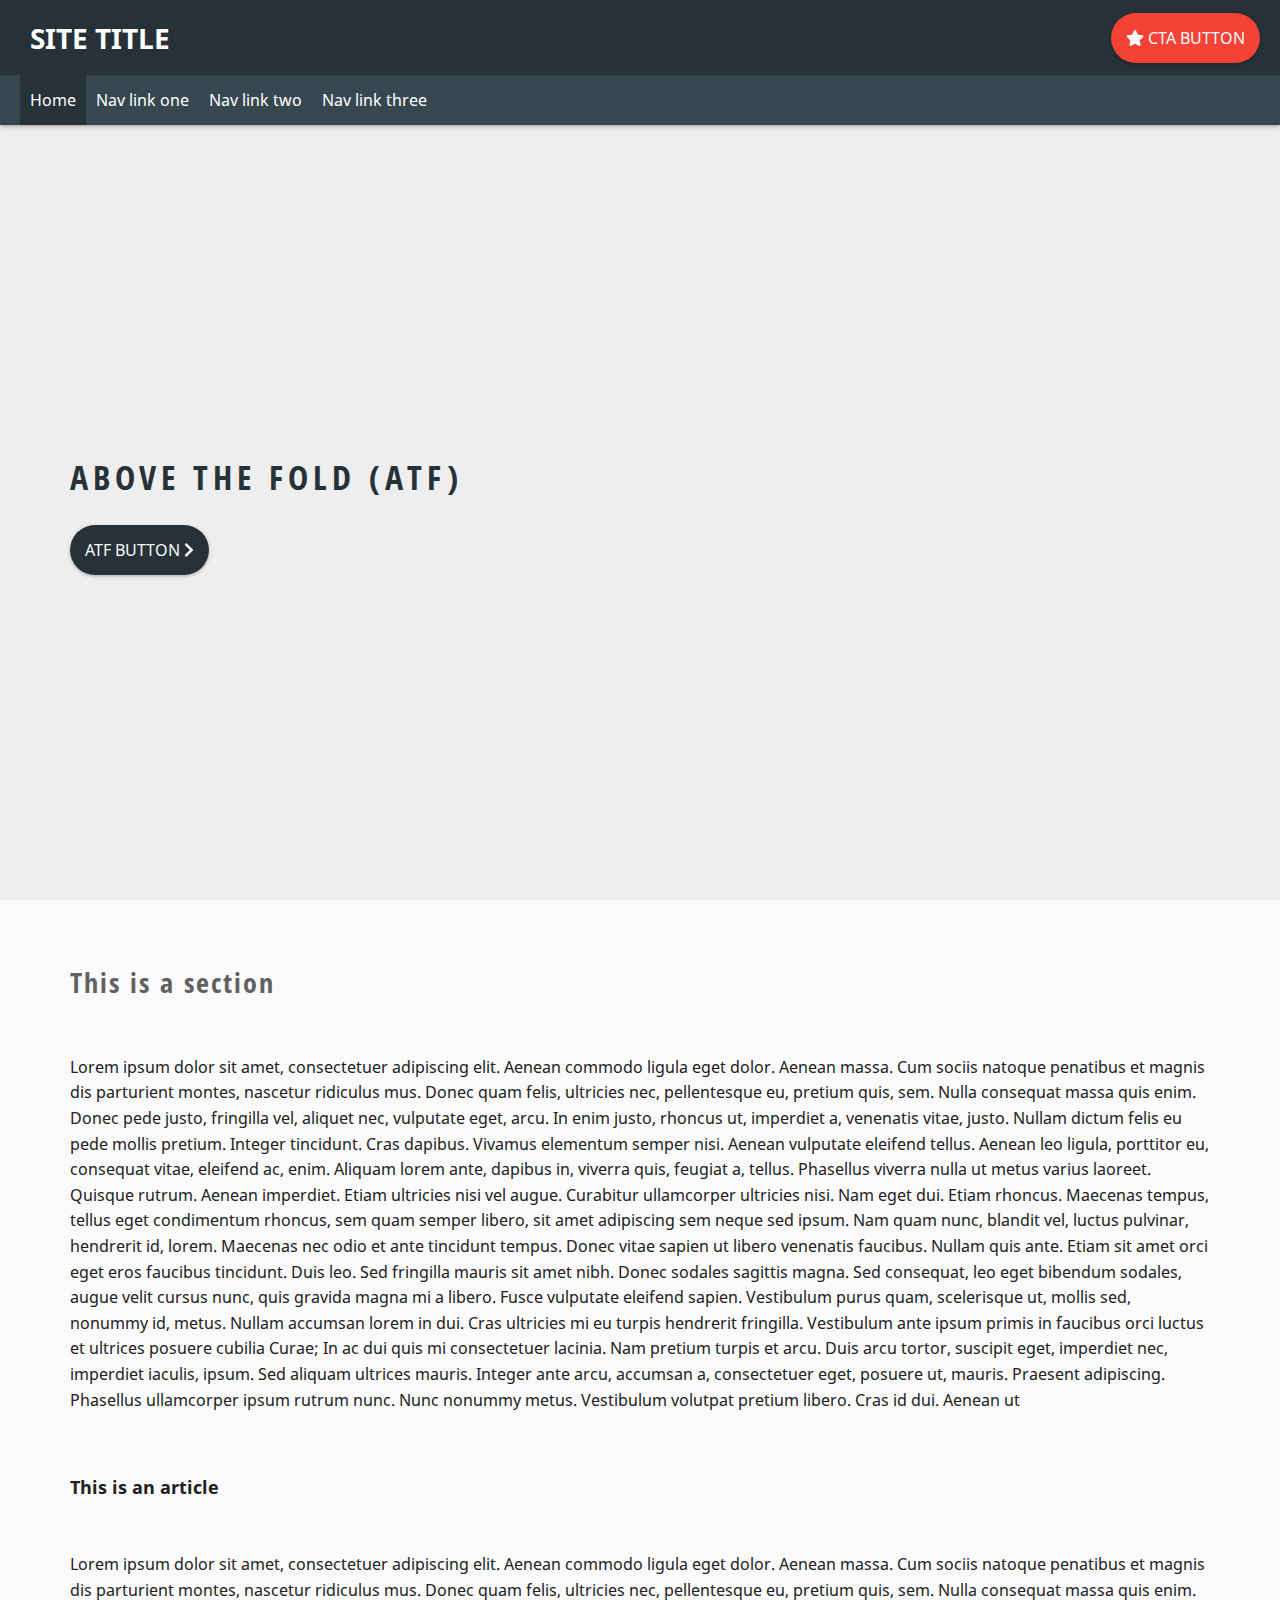
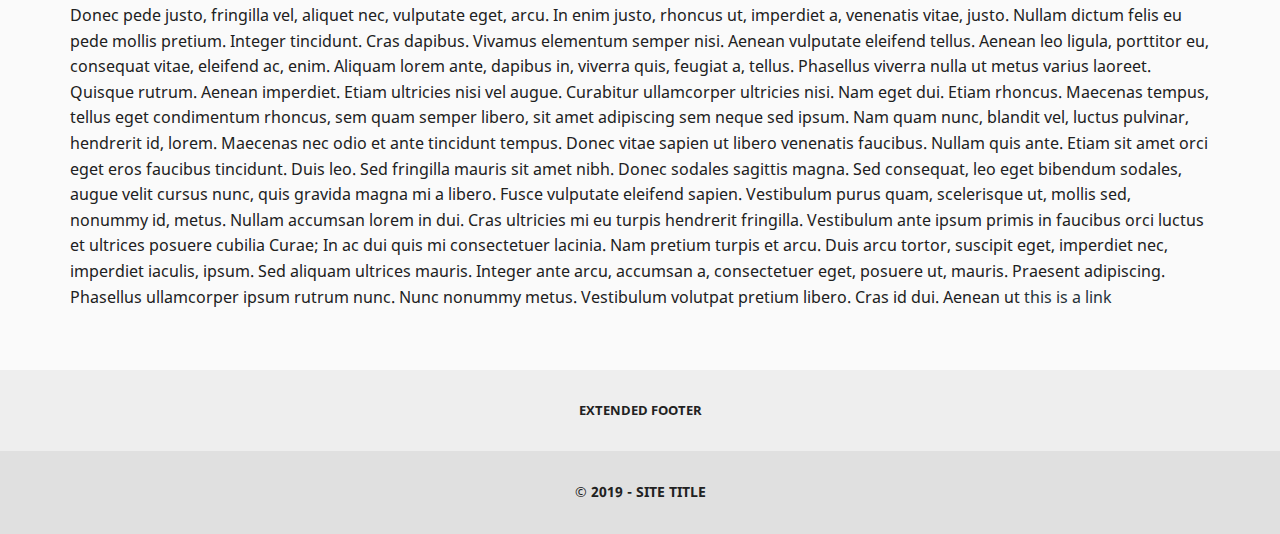
<file: boilerplate.html>
<!DOCTYPE html>
<html class="no-js" lang="EN">
  <head>
    <meta http-equiv="X-UA-Compatible" content="IE=edge">
    <meta charset="utf-8">

    <title>Moonshine | Scalable and Maintainable Architecture</title>

    <meta name="keywords" content="Moonshine, Front-end, Template, Front-end Template, Scalable, Maintainable">
    <meta name="description" content="This is a scalable and maintainable front-end web development template, created by Jack Ryan Oracoy">

    <meta property="og:site_name" content="Moonshine">
    <meta property="og:title" content="Moonshine | Scalable and Maintainable Architecture">
    <meta property="og:image" content="A string of Unicode characters forming a valid URL having the http or https scheme.">
    <meta property="og:type" content="website">
    <meta property="og:description" content="This is a scalable and maintainable front-end web development template, created by Jack Ryan Oracoy">

    <meta name="viewport" content="width=device-width, initial-scale=1">

    <meta name="mobile-web-app-capable" content="yes">
    <meta name="theme-color" content="#263238">

    <meta name="apple-mobile-web-app-capable" content="yes">
    <meta name="apple-mobile-web-app-status-bar-style" content="black">

    <meta name="msapplication-TileColor" content="#263238">
    <meta name="msapplication-TileImage" content="assets/app-icon/ms-icon-144x144.png">

    <link rel="apple-touch-icon" sizes="57x57" href="assets/app-icon/apple-icon-57x57.png">
    <link rel="apple-touch-icon" sizes="60x60" href="assets/app-icon/apple-icon-60x60.png">
    <link rel="apple-touch-icon" sizes="72x72" href="assets/app-icon/apple-icon-72x72.png">
    <link rel="apple-touch-icon" sizes="76x76" href="assets/app-icon/apple-icon-76x76.png">
    <link rel="apple-touch-icon" sizes="114x114" href="assets/app-icon/apple-icon-114x114.png">
    <link rel="apple-touch-icon" sizes="120x120" href="assets/app-icon/apple-icon-120x120.png">
    <link rel="apple-touch-icon" sizes="144x144" href="assets/app-icon/apple-icon-144x144.png">
    <link rel="apple-touch-icon" sizes="152x152" href="assets/app-icon/apple-icon-152x152.png">
    <link rel="apple-touch-icon" sizes="180x180" href="assets/app-icon/apple-icon-180x180.png">

    <link rel="icon" type="image/png" sizes="192x192" href="assets/app-icon/android-icon-192x192.png">
    <link rel="icon" type="image/png" sizes="32x32" href="assets/app-icon/favicon-32x32.png">
    <link rel="icon" type="image/png" sizes="96x96" href="assets/app-icon/favicon-96x96.png">
    <link rel="icon" type="image/png" sizes="16x16" href="assets/app-icon/favicon-16x16.png">
    <link rel="shortcut icon" href="assets/app-icon/favicon.ico">

    <link rel="manifest" href="manifest.json">

    <link rel="stylesheet" type="text/css" media="all" href="styles/style.css">
  </head>

  <body id="site-body">

    <!--[if IE]><p class="c-browser-notice">You are using an <strong>outdated</strong> browser. Please upgrade your browser to improve your experience and security.</p><![endif]-->

    <header class="l-site-header">

      <div class="l-site-header__content u-background-primary l-flex l-flex--jus-spbetween l-flex--alt-center">

        <div class="l-site-header__branding">
          <a class="c-site-branding" href="index.html"><h1 class="c-site-branding__title">SITE TITLE</h1></a>
        </div><!-- End - branding -->

        <div class="l-site-header__action">
          <a class="c-button c-button--danger" href="#"><i class="fas fa-star"></i><span class="u-hidden-lg-max">&nbsp;CTA Button</span></a>
        </div><!-- End - cta -->

        <div class="l-site-header__menu u-hidden-lg-min">
          <a class="c-site-menu" href="javascript:void(0)"><span class="c-site-menu__box"><span class="c-site-menu__inner"></span></span></a>
        </div><!-- End - menu -->

      </div><!-- End - content -->

      <div class="l-site-header__content u-background-secondary">

        <nav class="l-site-header__navigation">
          <ul class="c-site-nav">
            <li class="c-site-nav__item c-site-nav__item--active"><a href="index.html">Home</a></li>
            <li class="c-site-nav__item"><a href="#">Nav link one</a></li>
            <li class="c-site-nav__item"><a href="#">Nav link two</a></li>
            <li class="c-site-nav__item"><a href="#">Nav link three</a></li>
          </ul><!-- End - site-nav -->
        </nav><!-- End - navigation -->

      </div><!-- End - content -->

    </header><!-- End - site-header -->


    <main class="l-site-main">

      <div class="l-site-atf u-background-grey-200">

        <div class="l-container l-flex l-flex--alt-center u-height-100">
          <div class="l-flex__item-12">
            <section class="l-section l-section--padding-narrow">

              <h2 class="c-heading-above-the-fold u-mar-bottom-20">ABOVE THE FOLD (ATF)</h2>
              <a class="c-button" href="#">ATF Button&nbsp;<i class="fas fa-chevron-right"></i></a>

            </section><!-- End - section -->
          </div><!-- End - flex content -->
        </div><!-- End - container -->

      </div><!-- End - site-atf -->

      <article class="l-site-content">

        <!-- This heading is for screen reader -->
        <h6 class="sr-only">Moonshine (Title For Screen Readers)</h6>

        <div class="l-container">
          <section class="l-section">

            <h2 class="c-heading-section u-mar-bottom-20 u-mar-bottom-lg-50">This is a section</h2>

            <p>Lorem ipsum dolor sit amet, consectetuer adipiscing elit. Aenean commodo ligula eget dolor.
            Aenean massa. Cum sociis natoque penatibus et magnis dis parturient montes, nascetur ridiculus mus.
            Donec quam felis, ultricies nec, pellentesque eu, pretium quis, sem. Nulla consequat massa quis enim.
            Donec pede justo, fringilla vel, aliquet nec, vulputate eget, arcu.
            In enim justo, rhoncus ut, imperdiet a, venenatis vitae, justo. Nullam dictum felis eu pede mollis pretium.
            Integer tincidunt. Cras dapibus. Vivamus elementum semper nisi. Aenean vulputate eleifend tellus.
            Aenean leo ligula, porttitor eu, consequat vitae, eleifend ac, enim.
            Aliquam lorem ante, dapibus in, viverra quis, feugiat a, tellus. Phasellus viverra nulla ut metus varius laoreet.
            Quisque rutrum. Aenean imperdiet. Etiam ultricies nisi vel augue. Curabitur ullamcorper ultricies nisi. Nam eget dui. Etiam rhoncus.
            Maecenas tempus, tellus eget condimentum rhoncus, sem quam semper libero, sit amet adipiscing sem neque sed ipsum.
            Nam quam nunc, blandit vel, luctus pulvinar, hendrerit id, lorem. Maecenas nec odio et ante tincidunt tempus.
            Donec vitae sapien ut libero venenatis faucibus. Nullam quis ante. Etiam sit amet orci eget eros faucibus tincidunt.
            Duis leo. Sed fringilla mauris sit amet nibh. Donec sodales sagittis magna.
            Sed consequat, leo eget bibendum sodales, augue velit cursus nunc, quis gravida magna mi a libero.
            Fusce vulputate eleifend sapien. Vestibulum purus quam, scelerisque ut, mollis sed, nonummy id, metus.
            Nullam accumsan lorem in dui. Cras ultricies mi eu turpis hendrerit fringilla.
            Vestibulum ante ipsum primis in faucibus orci luctus et ultrices posuere cubilia Curae; In ac dui quis mi consectetuer lacinia.
            Nam pretium turpis et arcu. Duis arcu tortor, suscipit eget, imperdiet nec, imperdiet iaculis, ipsum. Sed aliquam ultrices mauris.
            Integer ante arcu, accumsan a, consectetuer eget, posuere ut, mauris. Praesent adipiscing. Phasellus ullamcorper ipsum rutrum nunc.
            Nunc nonummy metus. Vestibulum volutpat pretium libero. Cras id dui. Aenean ut</p>

            <article class="l-article">

              <h3 class="c-heading-article u-mar-bottom-20 u-mar-bottom-lg-50">This is an article</h3>

              <p>Lorem ipsum dolor sit amet, consectetuer adipiscing elit. Aenean commodo ligula eget dolor.
              Aenean massa. Cum sociis natoque penatibus et magnis dis parturient montes, nascetur ridiculus mus.
              Donec quam felis, ultricies nec, pellentesque eu, pretium quis, sem. Nulla consequat massa quis enim.
              Donec pede justo, fringilla vel, aliquet nec, vulputate eget, arcu.
              In enim justo, rhoncus ut, imperdiet a, venenatis vitae, justo. Nullam dictum felis eu pede mollis pretium.
              Integer tincidunt. Cras dapibus. Vivamus elementum semper nisi. Aenean vulputate eleifend tellus.
              Aenean leo ligula, porttitor eu, consequat vitae, eleifend ac, enim.
              Aliquam lorem ante, dapibus in, viverra quis, feugiat a, tellus. Phasellus viverra nulla ut metus varius laoreet.
              Quisque rutrum. Aenean imperdiet. Etiam ultricies nisi vel augue. Curabitur ullamcorper ultricies nisi. Nam eget dui. Etiam rhoncus.
              Maecenas tempus, tellus eget condimentum rhoncus, sem quam semper libero, sit amet adipiscing sem neque sed ipsum.
              Nam quam nunc, blandit vel, luctus pulvinar, hendrerit id, lorem. Maecenas nec odio et ante tincidunt tempus.
              Donec vitae sapien ut libero venenatis faucibus. Nullam quis ante. Etiam sit amet orci eget eros faucibus tincidunt.
              Duis leo. Sed fringilla mauris sit amet nibh. Donec sodales sagittis magna.
              Sed consequat, leo eget bibendum sodales, augue velit cursus nunc, quis gravida magna mi a libero.
              Fusce vulputate eleifend sapien. Vestibulum purus quam, scelerisque ut, mollis sed, nonummy id, metus.
              Nullam accumsan lorem in dui. Cras ultricies mi eu turpis hendrerit fringilla.
              Vestibulum ante ipsum primis in faucibus orci luctus et ultrices posuere cubilia Curae; In ac dui quis mi consectetuer lacinia.
              Nam pretium turpis et arcu. Duis arcu tortor, suscipit eget, imperdiet nec, imperdiet iaculis, ipsum. Sed aliquam ultrices mauris.
              Integer ante arcu, accumsan a, consectetuer eget, posuere ut, mauris. Praesent adipiscing. Phasellus ullamcorper ipsum rutrum nunc.
              Nunc nonummy metus. Vestibulum volutpat pretium libero. Cras id dui. Aenean ut <a href="#!">this is a link</a></p>

            </article><!-- End - article -->

          </section><!-- End - section -->
        </div><!-- End - container -->

      </article><!-- End - site-content -->

    </main><!-- End - site-main -->


    <footer class="l-site-footer">

      <div class="u-background-grey-200">
        <div class="l-container">
          <section class="l-section l-section--padding-narrow">

            <h5 class="u-text-center">EXTENDED FOOTER</h5>

          </section><!-- End - section -->
        </div><!-- End - container -->
      </div><!-- End - ext-footer -->

      <div class="u-background-grey-300">
        <div class="l-container">
          <section class="l-section l-section--padding-narrow">

            <h5 class="u-text-center u-font-small u-font-medium-lg">&copy; 2019 - SITE TITLE</h5>

          </section><!-- End - section -->
        </div><!-- End - container -->
      </div><!-- End - main-footer -->

    </footer><!-- End - site-footer -->


    <!-- Addon Cascading Style Sheets -->
    <link rel="stylesheet" type="text/css" media="all" href="addon/fontawesome/css/all.min.css">

    <!-- Essential Javascripts -->
    <script src="scripts/jquery-3.4.1.min.js"></script>
    <script async src="scripts/modernizr-3.7.1.min.js"></script>
    <script async src="scripts/object-fit-images-3.2.3.min.js"></script>
    <script async src="scripts/script.js"></script>

    <!-- Addon Javascripts -->
    <script defer src="addon/fontawesome/js/all.js"></script>

    <!-- Google Analytics: change UA-XXXXX-Y to be your site's ID. -->
    <script async src="https://www.google-analytics.com/analytics.js"></script>
    <script>
    window.ga = function () { ga.q.push(arguments) }; ga.q = []; ga.l = +new Date;
    ga('create', 'UA-XXXXX-Y', 'auto'); ga('set','transport','beacon'); ga('send', 'pageview')
    </script>

    <!-- Service Worker -->
    <script>
    if ("serviceWorker" in navigator) {
      if (navigator.serviceWorker.controller) {
        console.log("Service Worker: Active service worker found, no need to register");
      } else {
        navigator.serviceWorker
        .register("service-worker.js", { scope: "./" })
        .then(function (reg) { console.log("Service Worker: Service worker has been registered for scope: " + reg.scope); });
      }
    }
    </script>

    <!-- No Script -->
    <noscript><p class="c-browser-notice">Please enable JavaScript and revisit (reload) this page, Thank you!</p></noscript>

  </body><!-- Body -->
</html>
</file>
<file: styles/style.css>
/*!
 * Moonshine
 * Scalable and Maintainable Architecture.
 *
 * Author:   Jack Ryan Oracoy
 * Website:  https://jackryanoracoy.github.io
 * Email:    jackryanoracoy@gmail.com
 * URL:      https://github.com/jackryanoracoy/moonshine
 * License:  https://github.com/jackryanoracoy/moonshine/blob/master/LICENSE.txt
 */


/*
 * GETTING STARTED
 *
 * Get started with Moonshine, a scalable and maintainable architecture for building responsive, mobile-first web apps or sites.
 * Moonshine helps you build not only fast but scalable and maintainable web apps or sites.
 * With Moonshine you have a package that is built with the combined knowledge and effort of some great developers, from their methodology, codes, packages, etc...
 *
 *
 * CSS METHODOLOGY
 *
 * Organize project files that can better deal with CSS specifics like global namespace, cascade and selectors specificity.
 * Shares the same methodology of some popular methodologies like ITCSS, BEM, SMACSS and OOCSS.
 * This approach is to ensure everyone who participates in the development of a website works with a single codebase and speaks the same language.
 *
 * # Separated CSS codebase
 * Separate CSS codebase to several sections, this helps organized project files that can better deal with CSS specifics like global namespace, cascade and selectors specificity.
 *
 * 1. setting.css - contains custom properties (css variables), font-face, etc.
 * 2. base.css - reset and/or normalize styles, box-sizing definition, etc.
 * 3. layout.css - specific UI layouts.
 * 4. component.css - specific UI components.
 * 5. utitity.css - utilities and helper classes with ability to override anything.
 *
 *
 * # Naming convention
 * Highly useful, powerful, and simple naming convention that makes your front-end code easier to read and understand,
 * easier to work with, easier to scale, more robust and explicit, and a lot more strict.
 *
 * 1. prefix - (u) utility, (l) layout, (c) component, and (js) javascript related classes.
 * 2. classname - preferred class/object name.
 * 3. modifier - preferred modifier name.
 * 4. viewport - (sm) small, (md) medium, (lg) large, (xl) extra large.
 * 5. int - integer (0, 1, 2, 3, 4, 5, 6, 7, 8, 9).
 * 6. others - min, max, auto.
 */


@import "setting.css";
@import "base.css";
@import "layout.css";
@import "component.css";
@import "utility.css";


/*
 * NOTE:
 * You can use the minified version of the styles above (e.g. setting.min.css).
 * You can also use "all.css or all.min.css" instead of this file.
 */
</file>
